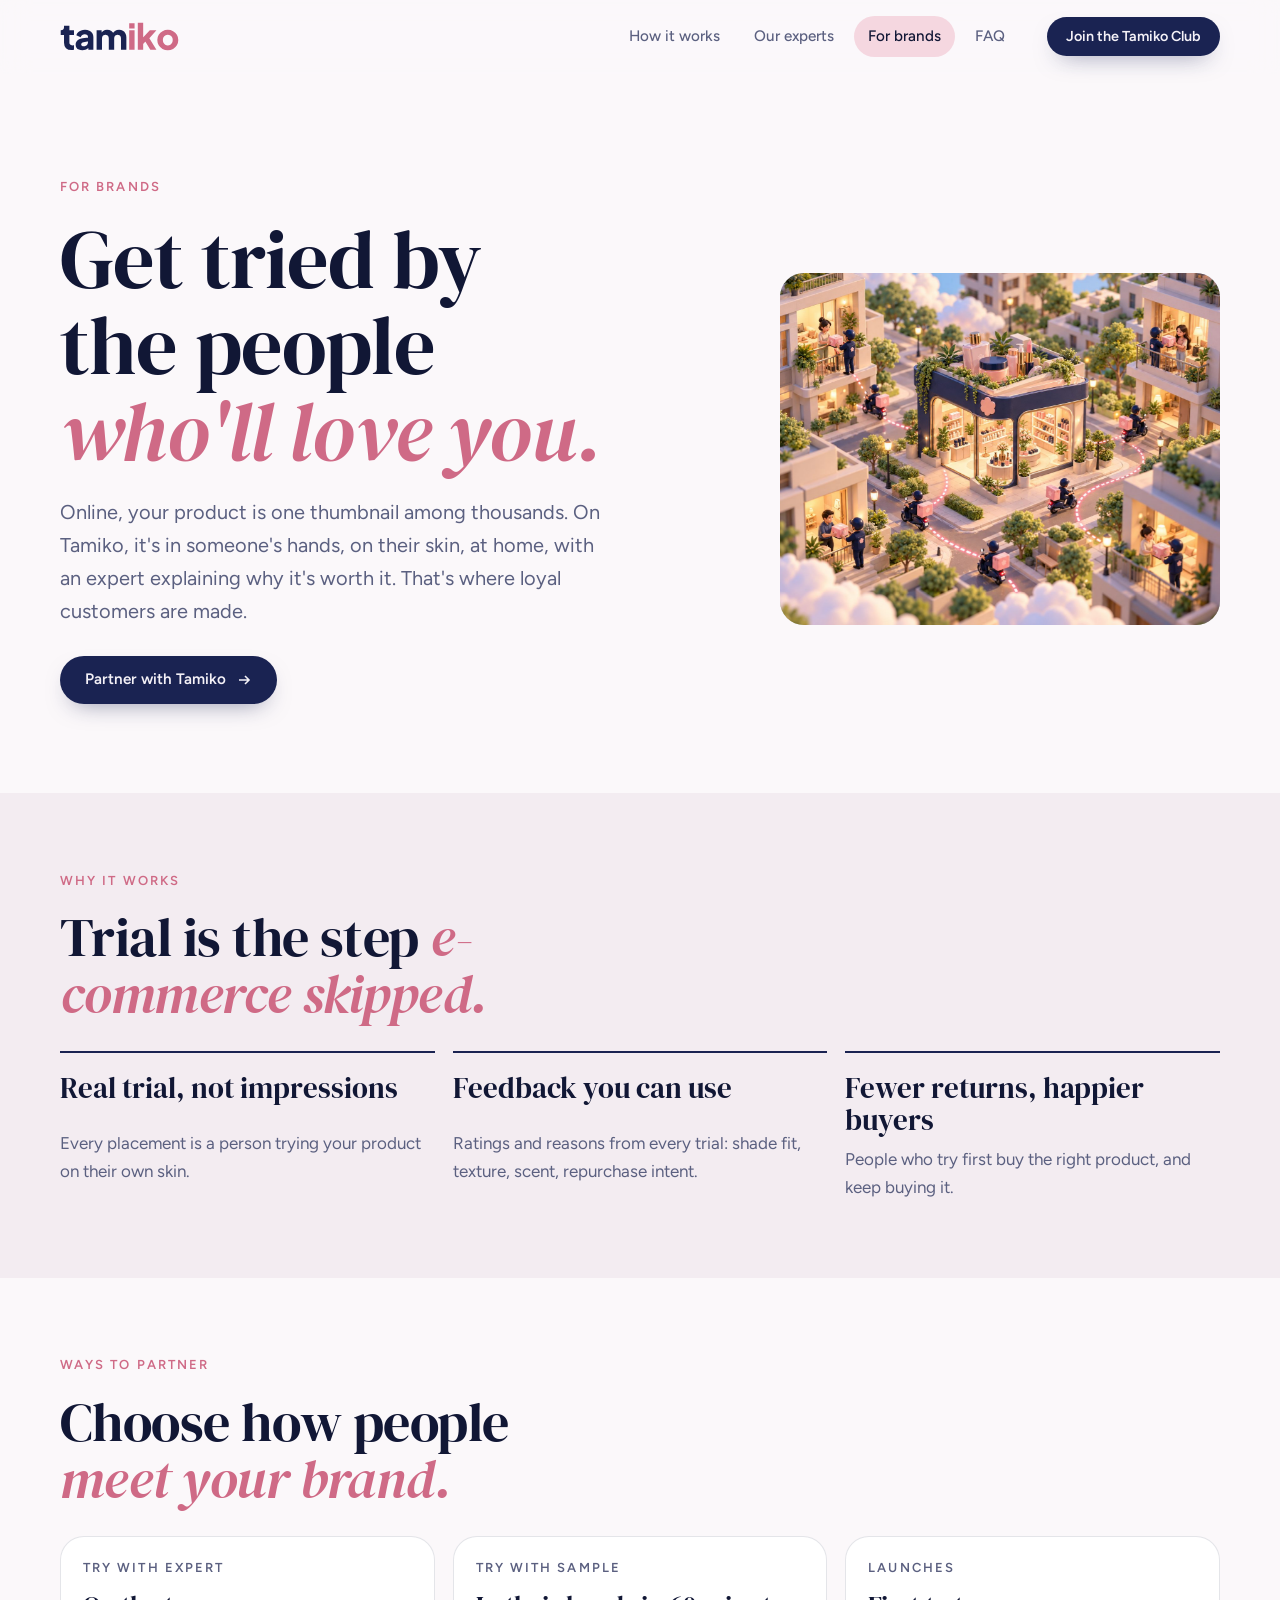
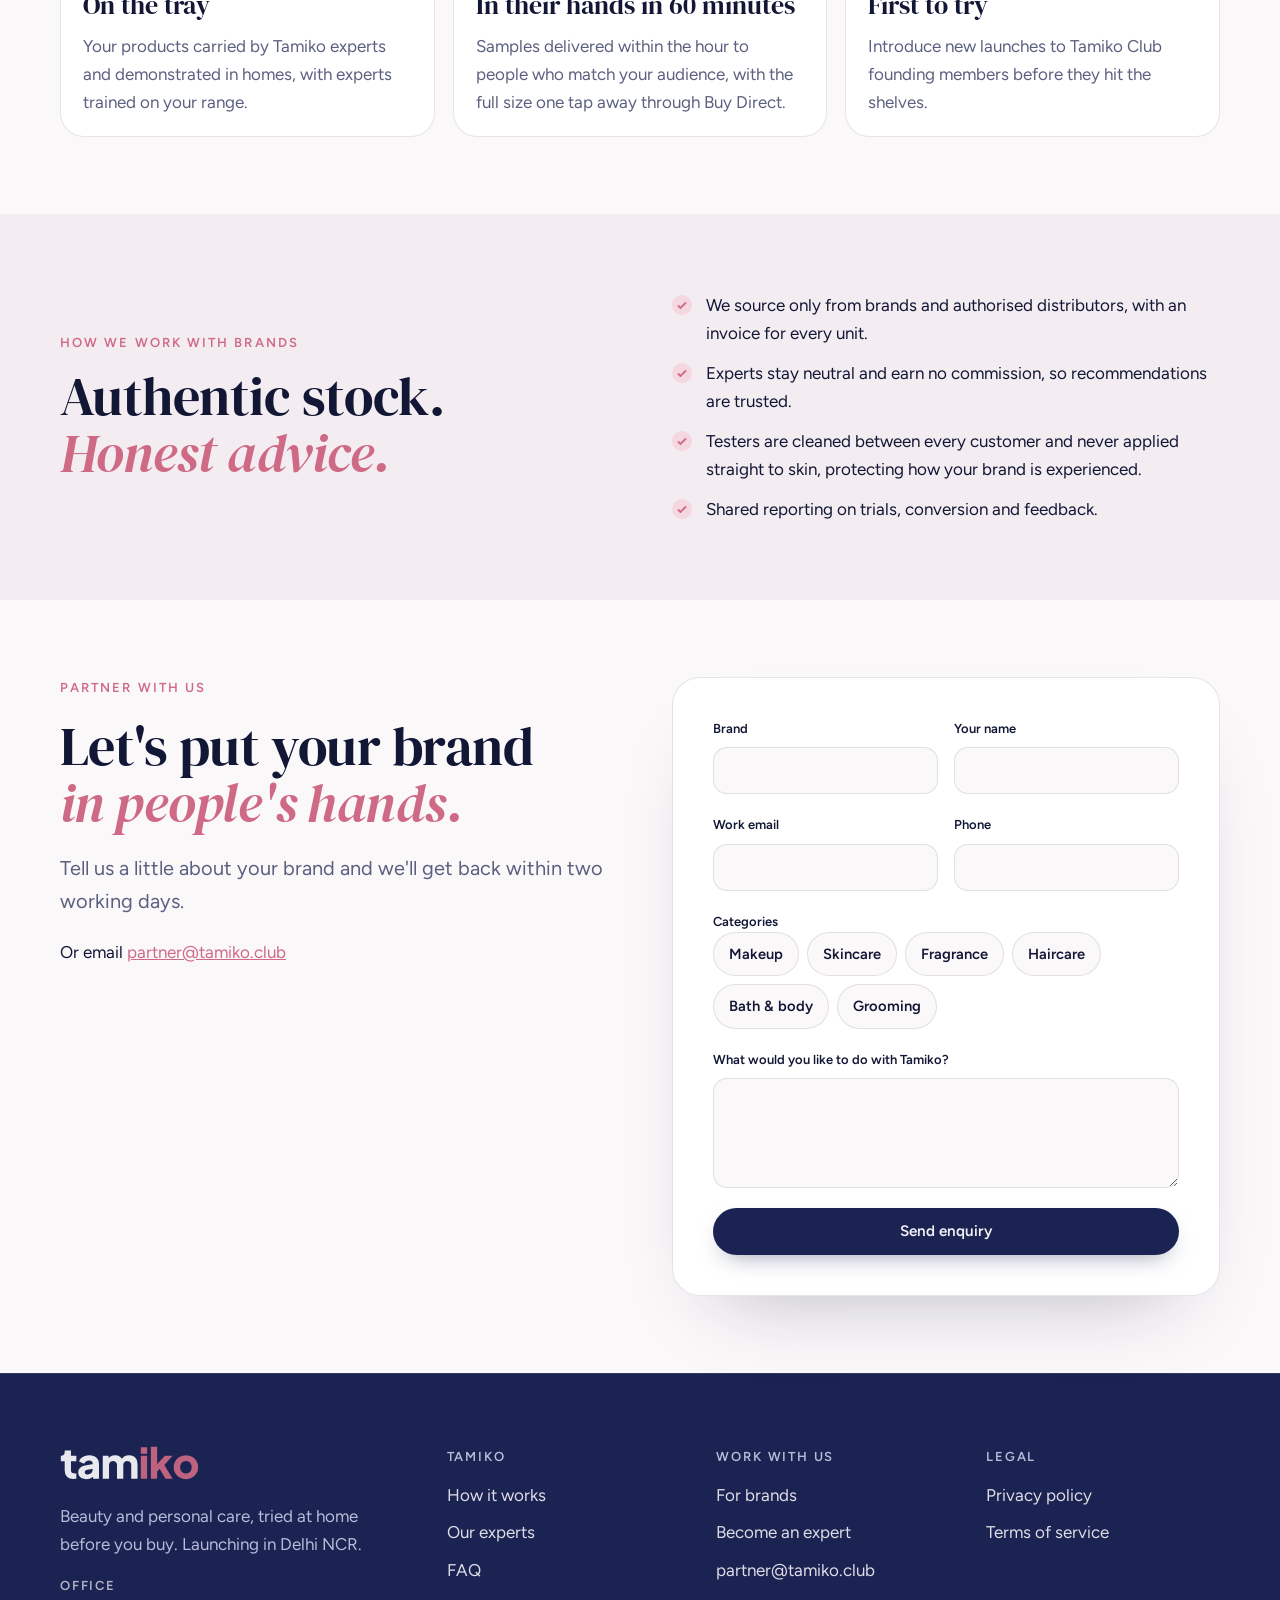
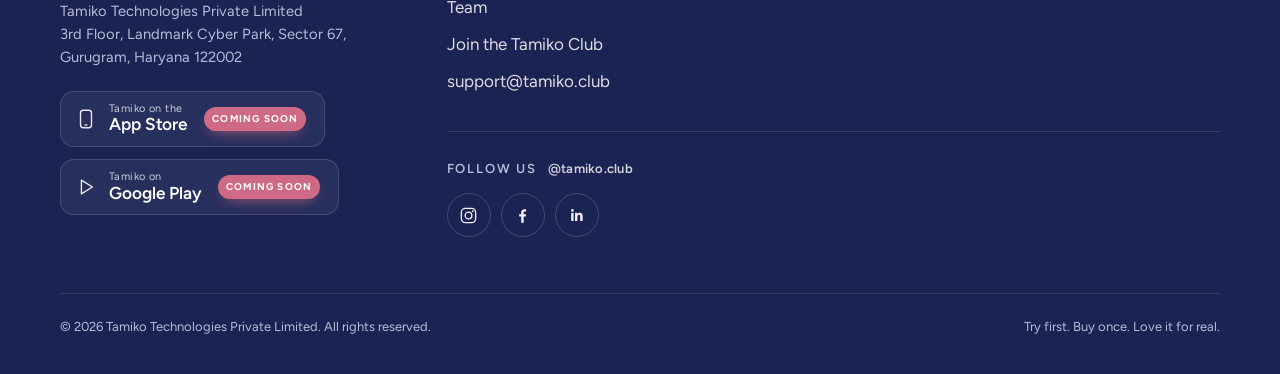
<file: brands.html>
<!doctype html>
<html lang="en">
<head>
<meta charset="utf-8">
<meta name="viewport" content="width=device-width, initial-scale=1, viewport-fit=cover">
<title>Tamiko for brands</title>
<meta name="claude:viewport-fit-sides" content="cover">
<meta name="description" content="Get your beauty and personal care products tried by the right customers through Tamiko home trials with experts and 60-minute samples in Gurugram.">
<meta name="robots" content="index, follow, max-image-preview:large">
<link rel="canonical" href="https://tamiko.club/brands">
<meta property="og:site_name" content="Tamiko">
<meta property="og:locale" content="en_IN">
<meta property="og:url" content="https://tamiko.club/brands">
<meta property="og:title" content="Tamiko for brands">
<meta property="og:description" content="Get your beauty and personal care products tried by the right customers through Tamiko home trials with experts and 60-minute samples in Gurugram.">
<meta property="og:image" content="https://tamiko.club/images/og-image.jpg">
<meta property="og:type" content="website">
<meta name="twitter:card" content="summary_large_image">
<meta name="twitter:title" content="Tamiko for brands">
<meta name="twitter:description" content="Get your beauty and personal care products tried by the right customers through Tamiko home trials with experts and 60-minute samples in Gurugram.">
<meta name="twitter:image" content="https://tamiko.club/images/og-image.jpg">
<link rel="apple-touch-icon" href="logo-mark.svg">

<meta name="theme-color" content="#FBF8FA">
<link rel="icon" href="tamiko-icon.svg?v=3" type="image/svg+xml">
<link rel="apple-touch-icon" href="apple-touch-icon.png">
<link rel="preconnect" href="https://fonts.googleapis.com">
<link rel="preconnect" href="https://fonts.gstatic.com" crossorigin>
<link rel="stylesheet" href="https://fonts.googleapis.com/css2?family=DM+Serif+Display:ital@0;1&family=Figtree:wght@400;500;600;700&display=swap">
<link rel="stylesheet" href="site.css?v=7dc139cb">
<style>
.stat b { font-size: 1.4rem; }
.formats .card { padding: 20px 22px; }

.stats { display: grid; grid-template-columns: repeat(3, 1fr); gap: 18px; }
.stat { border-top: 2px solid var(--navy); padding-top: 20px; display: grid; gap: 8px; }
.stat b { font-family: var(--f-display); font-weight: 400; font-size: 1.8rem; line-height: 1.1; }
.stat p { margin: 0; color: var(--muted); }
.formats { display: grid; grid-template-columns: repeat(3, 1fr); gap: 18px; }
@media (max-width: 960px) { .stats, .formats { grid-template-columns: 1fr; } }
</style>
</head>
<body>
<header class="site-head">
  <div class="wrap head-row">
    <a class="wordmark" href="/" aria-label="Tamiko home"><img src="logo.svg" alt="Tamiko" width="119" height="29"></a>
    <nav class="nav" id="nav" aria-label="Primary"><a href="/how-it-works">How it works</a><a href="/experts">Our experts</a><a href="/brands" aria-current="page">For brands</a><a href="/faq">FAQ</a></nav>
    <a class="btn btn-primary btn-sm" href="/join">Join the Tamiko Club</a>
    <button class="menu-btn" type="button" aria-label="Menu" aria-controls="nav" aria-expanded="false"><span></span></button>
  </div>
</header>
<main>

<section class="page-hero">
  <div class="wrap grid-2">
    <div>
      <p class="eyebrow">For brands</p>
      <h1 class="h-display">Get tried by the people <em>who'll love you.</em></h1>
      <p class="lede">Online, your product is one thumbnail among thousands. On Tamiko, it's in someone's hands, on their skin, at home, with an expert explaining why it's worth it. That's where loyal customers are made.</p>
      <p style="margin-top:28px"><a class="btn btn-primary" href="#partner">Partner with Tamiko <svg width="16" height="16" viewBox="0 0 16 16" fill="none" aria-hidden="true"><path d="M3 8h10M9 4l4 4-4 4" stroke="currentColor" stroke-width="1.6"/></svg></a></p>
    </div>
    <div class="rv"><figure class="art hills" style="--ar:1402 / 1122"><img src="images/brands-hero.jpg" alt="A bright shelf of beauty products with people discovering them" loading="eager" fetchpriority="high" width="1402" height="1122" decoding="async" onload="this.classList.add(&quot;ok&quot;)" onerror="this.remove()"><figcaption class="ph">images/brands-hero.jpg</figcaption></figure></div>
  </div>
</section>

<section class="band pad-sm">
  <div class="wrap">
    <div class="sec-head rv" style="margin-bottom:28px"><p class="eyebrow">Why it works</p><h2 class="h-display">Trial is the step <em>e-commerce skipped.</em></h2></div>
    <div class="stats">
      <div class="stat rv"><b>Real trial, not impressions</b><p>Every placement is a person trying your product on their own skin.</p></div>
      <div class="stat rv"><b>Feedback you can use</b><p>Ratings and reasons from every trial: shade fit, texture, scent, repurchase intent.</p></div>
      <div class="stat rv"><b>Fewer returns, happier buyers</b><p>People who try first buy the right product, and keep buying it.</p></div>
    </div>
  </div>
</section>

<section class="pad-sm">
  <div class="wrap">
    <div class="sec-head rv" style="margin-bottom:28px"><p class="eyebrow">Ways to partner</p><h2 class="h-display">Choose how people <em>meet your brand.</em></h2></div>
    <div class="formats">
      <div class="card rv"><p class="eyebrow">Try with Expert</p><h3>On the tray</h3><p>Your products carried by Tamiko experts and demonstrated in homes, with experts trained on your range.</p></div>
      <div class="card rv"><p class="eyebrow">Try with Sample</p><h3>In their hands in 60 minutes</h3><p>Samples delivered within the hour to people who match your audience, with the full size one tap away through Buy Direct.</p></div>
      <div class="card rv"><p class="eyebrow">Launches</p><h3>First to try</h3><p>Introduce new launches to Tamiko Club founding members before they hit the shelves.</p></div>
    </div>
  </div>
</section>

<section class="band pad-sm">
  <div class="wrap grid-2">
    <div class="rv" style="display:grid;gap:14px">
      <p class="eyebrow">How we work with brands</p>
      <h2 class="h-display" style="font-size:var(--s-3)">Authentic stock. <em>Honest advice.</em></h2>
    </div>
    <div class="rv">
      <ul class="ticks">
        <li><span>We source only from brands and authorised distributors, with an invoice for every unit.</span></li>
        <li><span>Experts stay neutral and earn no commission, so recommendations are trusted.</span></li>
        <li><span>Testers are cleaned between every customer and never applied straight to skin, protecting how your brand is experienced.</span></li>
        <li><span>Shared reporting on trials, conversion and feedback.</span></li>
      </ul>
    </div>
  </div>
</section>

<section class="pad-sm" id="partner">
  <div class="wrap grid-2" style="align-items:start">
    <div class="rv" style="display:grid;gap:20px">
      <p class="eyebrow">Partner with us</p>
      <h2 class="h-display" style="font-size:var(--s-3)">Let's put your brand <em>in people's hands.</em></h2>
      <p class="lede">Tell us a little about your brand and we'll get back within two working days.</p>
      <p style="margin:0">Or email <a href="mailto:partner@tamiko.club" style="color:var(--rose)">partner@tamiko.club</a></p>
    </div>
    <form class="form rv" data-form="brand" novalidate data-success="Thanks. Our partnerships team will be in touch within two working days.">
      <div class="row2">
        <div class="field"><label for="b-brand">Brand</label><input id="b-brand" name="brand" required data-label="your brand name"></div>
        <div class="field"><label for="b-name">Your name</label><input id="b-name" name="name" autocomplete="name" required data-label="your name"></div>
      </div>
      <div class="row2">
        <div class="field"><label for="b-email">Work email</label><input id="b-email" name="email" type="email" autocomplete="email" required data-label="your work email"></div>
        <div class="field"><label for="b-phone">Phone</label><input id="b-phone" name="phone" type="tel" autocomplete="tel"></div>
      </div>
      <fieldset class="field"><legend>Categories</legend><div class="chips">
        <label class="chip"><input type="checkbox" name="categories" value="Makeup" id="bc1"><span>Makeup</span></label>
        <label class="chip"><input type="checkbox" name="categories" value="Skincare" id="bc2"><span>Skincare</span></label>
        <label class="chip"><input type="checkbox" name="categories" value="Fragrance" id="bc3"><span>Fragrance</span></label>
        <label class="chip"><input type="checkbox" name="categories" value="Haircare" id="bc4"><span>Haircare</span></label>
        <label class="chip"><input type="checkbox" name="categories" value="Bath & body" id="bc5"><span>Bath &amp; body</span></label>
        <label class="chip"><input type="checkbox" name="categories" value="Grooming" id="bc6"><span>Grooming</span></label>
      </div></fieldset>
      <div class="field"><label for="b-msg">What would you like to do with Tamiko?</label><textarea id="b-msg" name="message"></textarea></div>
      <p class="form-msg" hidden></p>
      <button class="btn btn-primary" type="submit">Send enquiry</button>
    </form>
  </div>
</section>

</main>
<footer class="site-foot">
  <div class="wrap">
    <div class="foot-grid">
      <div>
        <a class="wordmark" href="/" aria-label="Tamiko home"><img src="logo-white.svg" alt="Tamiko" width="140" height="34"></a>
        <p class="foot-tag">Beauty and personal care, tried at home before you buy. Launching in Delhi NCR.</p>
        <address class="foot-addr"><span>Office</span>Tamiko Technologies Private Limited<br>3rd Floor, Landmark Cyber Park, Sector 67, Gurugram, Haryana 122002</address>
        <div class="stores stores-foot"><span class="store" aria-label="Tamiko on the App Store, coming soon"><svg viewBox="0 0 24 24" width="22" height="22" fill="none" stroke="currentColor" stroke-width="1.5" aria-hidden="true"><rect x="6" y="2.5" width="12" height="19" rx="3"/><path d="M10.5 18.5h3"/></svg><span class="store-txt"><small>Tamiko on the</small><b>App Store</b></span><em class="soon">Coming soon</em></span><span class="store" aria-label="Tamiko on Google Play, coming soon"><svg viewBox="0 0 24 24" width="22" height="22" fill="none" stroke="currentColor" stroke-width="1.5" aria-hidden="true"><path d="M7 4.5v15l12-7.5z" stroke-linejoin="round"/></svg><span class="store-txt"><small>Tamiko on</small><b>Google Play</b></span><em class="soon">Coming soon</em></span></div>
      </div>
      <div><h4>Tamiko</h4><ul><li><a href="/how-it-works">How it works</a></li><li><a href="/experts">Our experts</a></li><li><a href="/faq">FAQ</a></li><li><a href="/team">Team</a></li><li><a href="/join">Join the Tamiko Club</a></li><li><a href="mailto:support@tamiko.club">support@<wbr>tamiko.club</a></li></ul></div>
      <div><h4>Work with us</h4><ul><li><a href="/brands">For brands</a></li><li><a href="/experts#apply">Become an expert</a></li><li><a href="mailto:partner@tamiko.club">partner@<wbr>tamiko.club</a></li></ul></div>
      <div><h4>Legal</h4><ul><li><a href="/privacy">Privacy policy</a></li><li><a href="/terms">Terms of service</a></li></ul></div>
      <div class="follow"><h4>Follow us <em>@tamiko.club</em></h4><div class="socs"><a class="soc" href="https://www.instagram.com/tamiko.club" target="_blank" rel="noopener" aria-label="Tamiko on Instagram"><svg viewBox="0 0 24 24" width="19" height="19" fill="none" stroke="currentColor" stroke-width="1.7" aria-hidden="true"><rect x="3" y="3" width="18" height="18" rx="5"/><circle cx="12" cy="12" r="4.2"/><circle cx="17.4" cy="6.6" r="1.1" fill="currentColor" stroke="none"/></svg></a><a class="soc" href="https://www.facebook.com/tamiko.club" target="_blank" rel="noopener" aria-label="Tamiko on Facebook"><svg viewBox="0 0 24 24" width="19" height="19" fill="currentColor" aria-hidden="true"><path d="M13.5 21v-7.6h2.6l.4-3h-3V8.5c0-.9.3-1.5 1.5-1.5h1.6V4.3c-.3 0-1.2-.1-2.3-.1-2.3 0-3.9 1.4-3.9 4v2.2H7.8v3h2.6V21z"/></svg></a><a class="soc" href="https://www.linkedin.com/company/tamikoclub" target="_blank" rel="noopener" aria-label="Tamiko on LinkedIn"><svg viewBox="0 0 24 24" width="19" height="19" fill="currentColor" aria-hidden="true"><path d="M5.3 8.6h3v10.2h-3zM6.8 3.9a1.75 1.75 0 1 1 0 3.5 1.75 1.75 0 0 1 0-3.5zM10.2 8.6h2.9V10h.04c.4-.76 1.4-1.6 2.9-1.6 3.1 0 3.7 2 3.7 4.7v5.7h-3v-5c0-1.2 0-2.7-1.7-2.7s-1.9 1.3-1.9 2.6v5.1h-3z"/></svg></a></div></div>
    </div>
    <div class="foot-base"><span>© 2026 Tamiko Technologies Private Limited. All rights reserved.</span><span>Try first. Buy once. Love it for real.</span></div>
  </div>
</footer>
<script src="site.js?v=7dc139cb"></script>

</body>
</html>
</file>
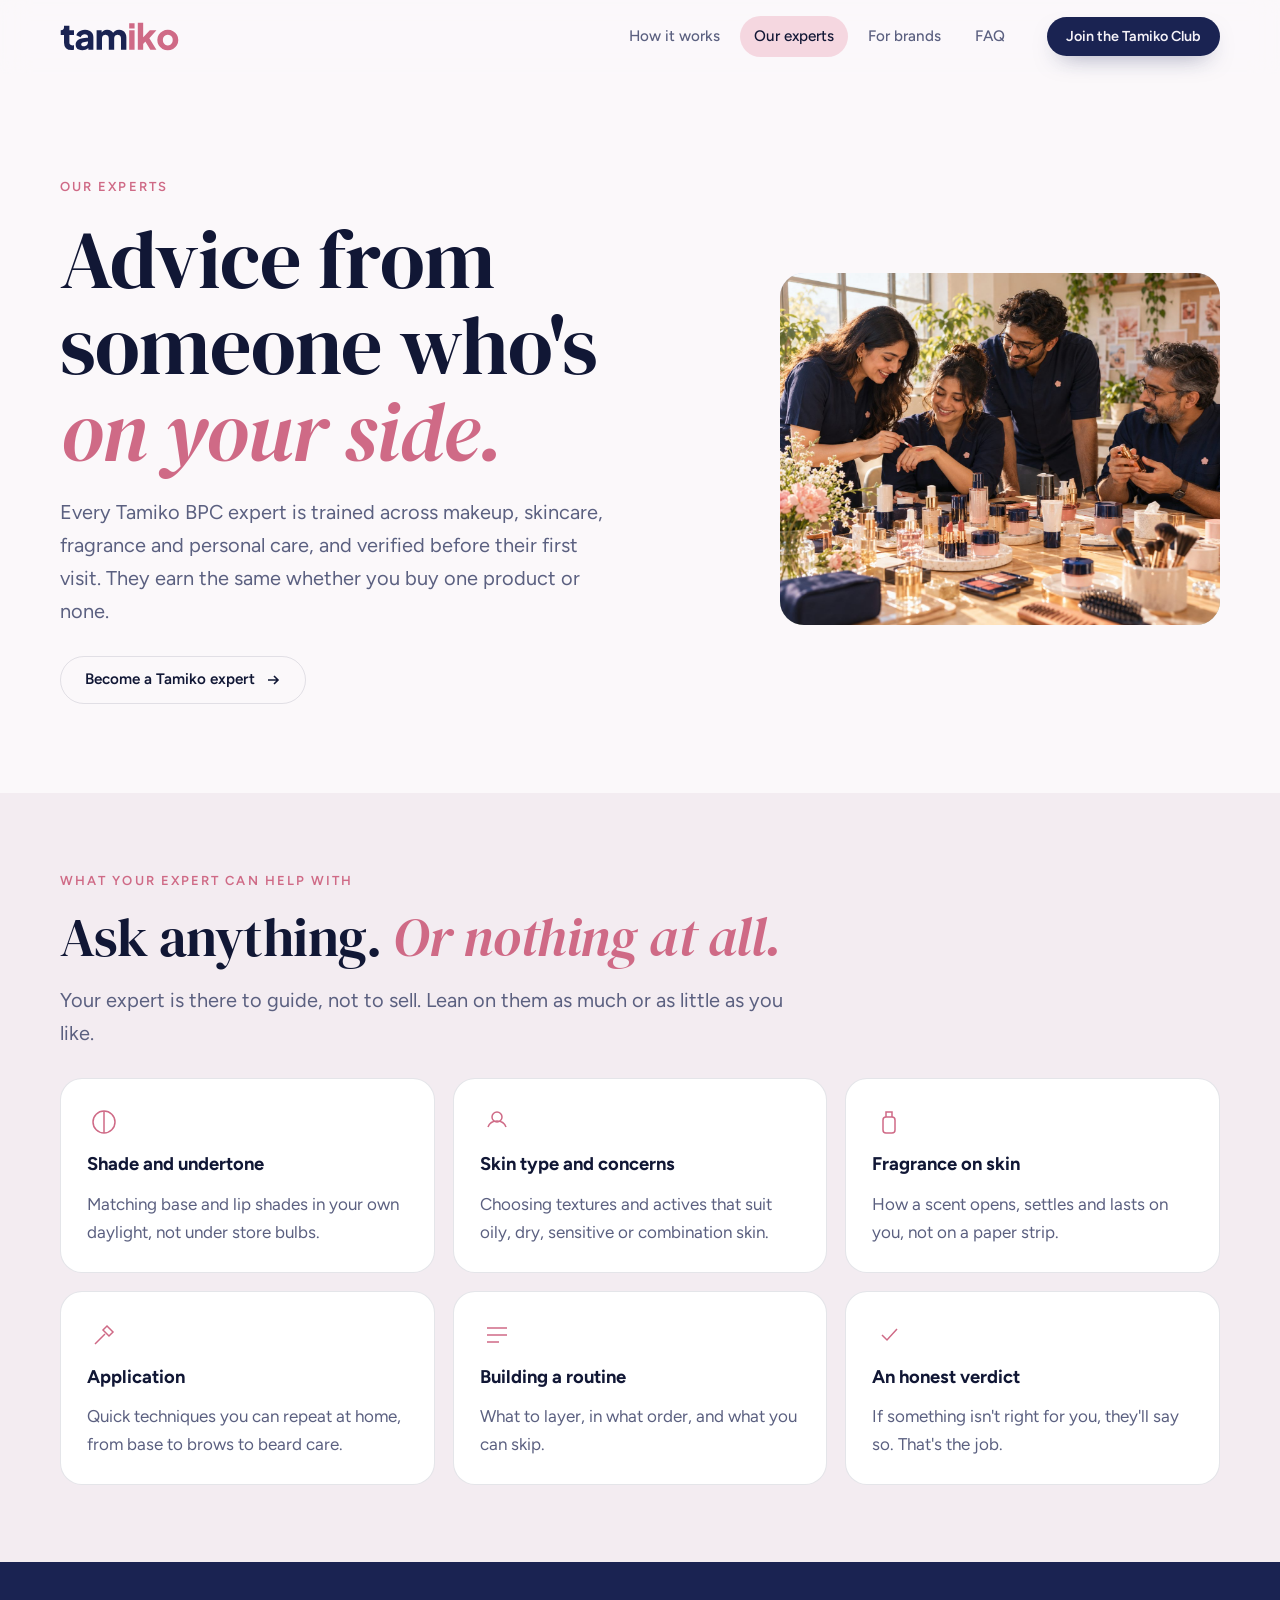
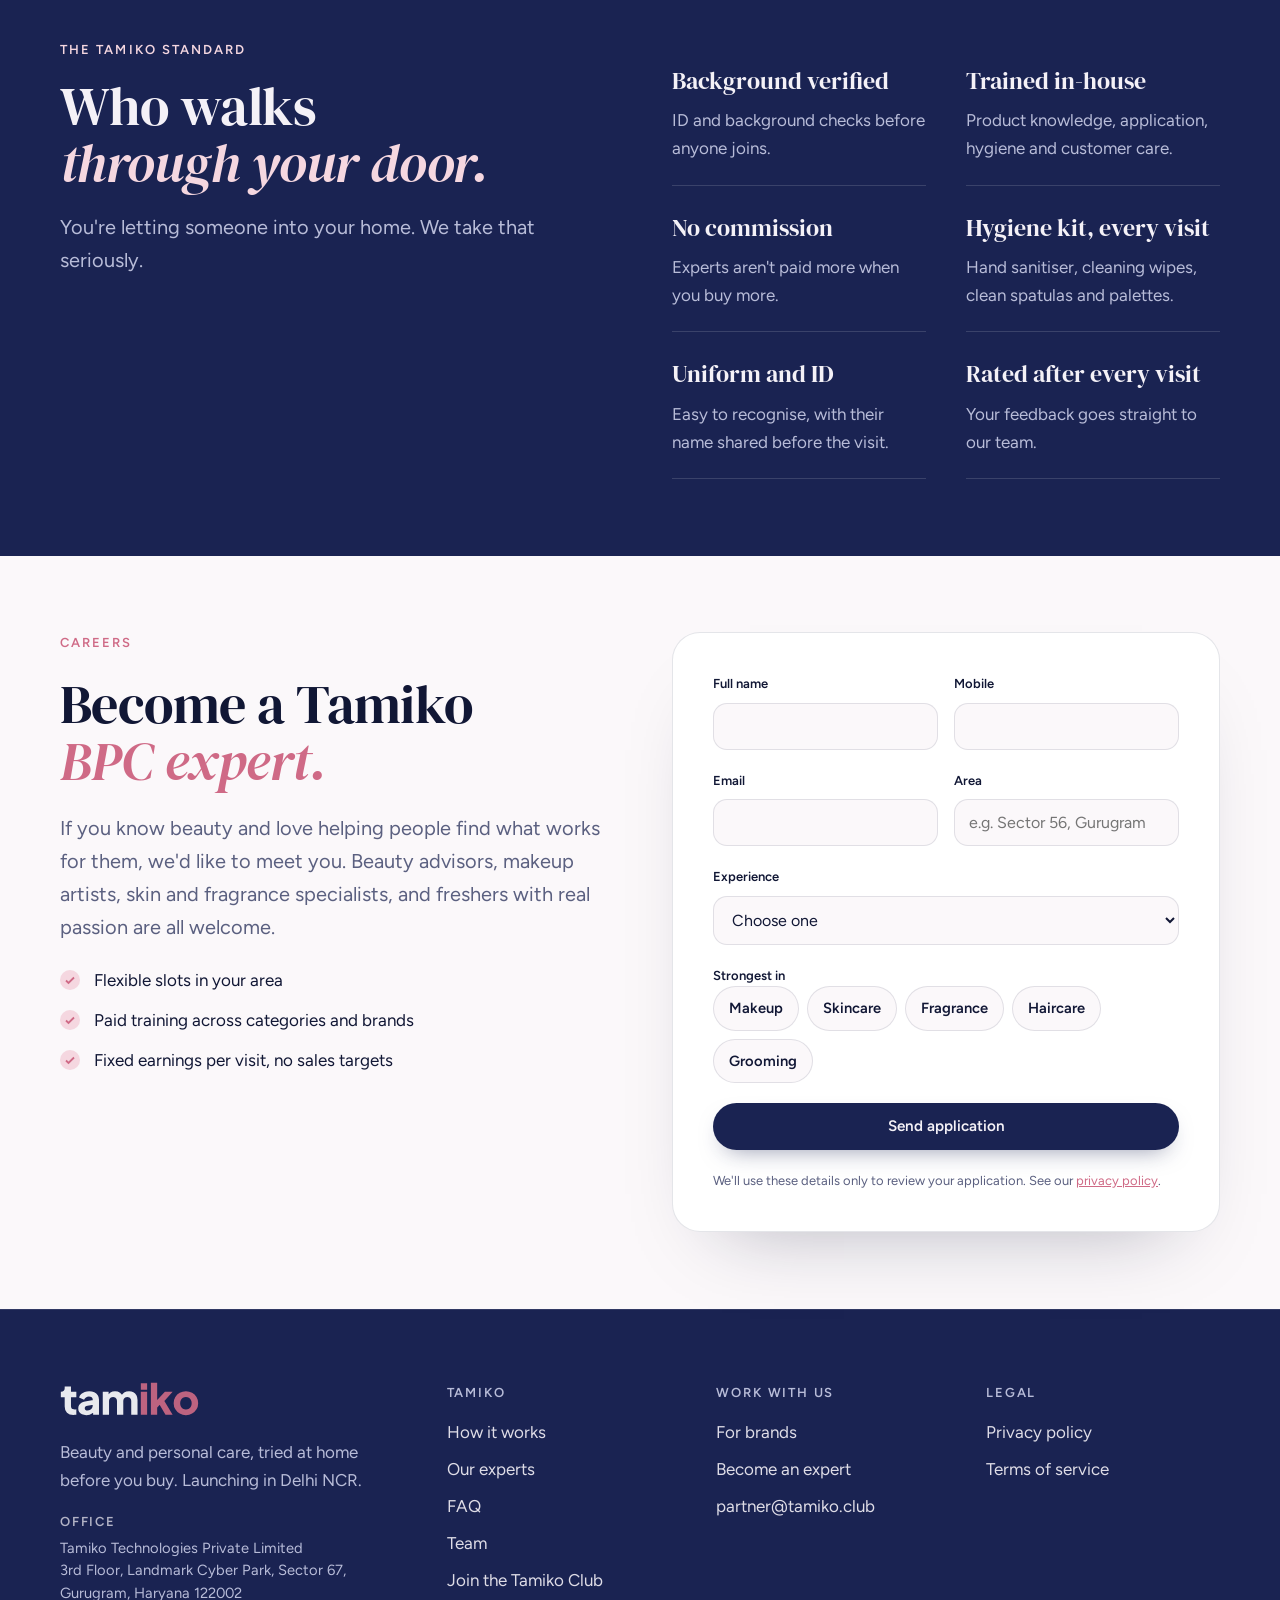
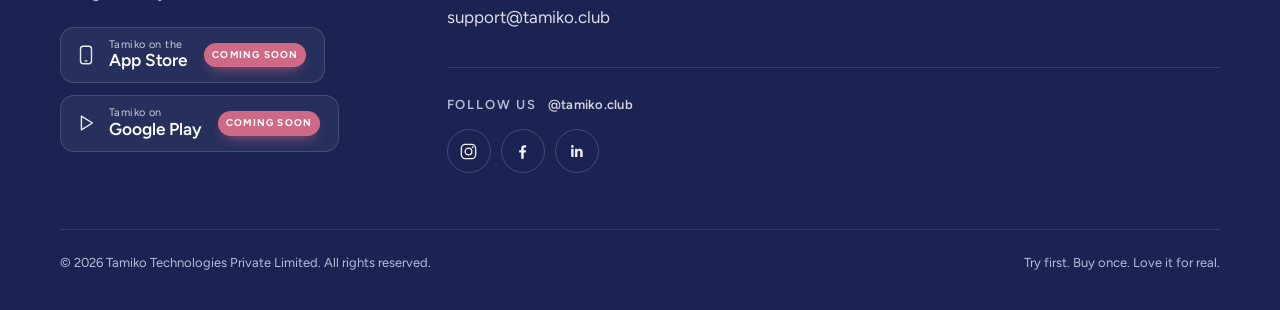
<file: experts.html>
<!doctype html>
<html lang="en">
<head>
<meta charset="utf-8">
<meta name="viewport" content="width=device-width, initial-scale=1, viewport-fit=cover">
<title>Tamiko BPC experts</title>
<meta name="claude:viewport-fit-sides" content="cover">
<meta name="description" content="Trained, verified Tamiko BPC experts who help you try beauty and personal care at home, with no commission and no pressure.">
<meta name="robots" content="index, follow, max-image-preview:large">
<link rel="canonical" href="https://tamiko.club/experts">
<meta property="og:site_name" content="Tamiko">
<meta property="og:locale" content="en_IN">
<meta property="og:url" content="https://tamiko.club/experts">
<meta property="og:title" content="Tamiko BPC experts">
<meta property="og:description" content="Trained, verified Tamiko BPC experts who help you try beauty and personal care at home, with no commission and no pressure.">
<meta property="og:image" content="https://tamiko.club/images/og-image.jpg">
<meta property="og:type" content="website">
<meta name="twitter:card" content="summary_large_image">
<meta name="twitter:title" content="Tamiko BPC experts">
<meta name="twitter:description" content="Trained, verified Tamiko BPC experts who help you try beauty and personal care at home, with no commission and no pressure.">
<meta name="twitter:image" content="https://tamiko.club/images/og-image.jpg">
<link rel="apple-touch-icon" href="logo-mark.svg">

<meta name="theme-color" content="#FBF8FA">
<link rel="icon" href="tamiko-icon.svg?v=3" type="image/svg+xml">
<link rel="apple-touch-icon" href="apple-touch-icon.png">
<link rel="preconnect" href="https://fonts.googleapis.com">
<link rel="preconnect" href="https://fonts.gstatic.com" crossorigin>
<link rel="stylesheet" href="https://fonts.googleapis.com/css2?family=DM+Serif+Display:ital@0;1&family=Figtree:wght@400;500;600;700&display=swap">
<link rel="stylesheet" href="site.css?v=7dc139cb">
<style>
.skills { gap: 12px; }
.skill { padding: 18px 20px; gap: 6px; }
.skill svg { width: 26px; height: 26px; }
.std { grid-template-columns: repeat(3, 1fr); gap: 0 28px; }
.std div { padding: 14px 0; }
.std b { font-size: 1.2rem; }
@media (max-width: 760px) { .std { grid-template-columns: 1fr 1fr; } }

.skills { display: grid; grid-template-columns: repeat(3, 1fr); gap: 18px; }
.skill { background: #fff; border: 1px solid var(--line); border-radius: 22px; padding: 26px; display: grid; gap: 10px; min-width: 0; }
.skill svg { width: 34px; height: 34px; color: var(--rose); }
.skill h3 { margin: 0; font-size: 1.15rem; }
.skill p { margin: 0; color: var(--muted); }
.std { display: grid; grid-template-columns: repeat(2, 1fr); gap: 0 40px; }
.std div { padding: 22px 0; border-bottom: 1px solid rgba(255,255,255,.14); }
.std b { display: block; font-family: var(--f-display); font-weight: 400; font-size: 1.5rem; margin-bottom: 6px; }
.std p { margin: 0; color: var(--on-navy-muted); }
@media (max-width: 960px) { .skills { grid-template-columns: 1fr 1fr; } }
@media (max-width: 600px) { .skills, .std { grid-template-columns: 1fr; } }
</style>
</head>
<body>
<header class="site-head">
  <div class="wrap head-row">
    <a class="wordmark" href="/" aria-label="Tamiko home"><img src="logo.svg" alt="Tamiko" width="119" height="29"></a>
    <nav class="nav" id="nav" aria-label="Primary"><a href="/how-it-works">How it works</a><a href="/experts" aria-current="page">Our experts</a><a href="/brands">For brands</a><a href="/faq">FAQ</a></nav>
    <a class="btn btn-primary btn-sm" href="/join">Join the Tamiko Club</a>
    <button class="menu-btn" type="button" aria-label="Menu" aria-controls="nav" aria-expanded="false"><span></span></button>
  </div>
</header>
<main>

<section class="page-hero">
  <div class="wrap grid-2">
    <div>
      <p class="eyebrow">Our experts</p>
      <h1 class="h-display">Advice from someone who's <em>on your side.</em></h1>
      <p class="lede">Every Tamiko BPC expert is trained across makeup, skincare, fragrance and personal care, and verified before their first visit. They earn the same whether you buy one product or none.</p>
      <p style="margin-top:28px"><a class="btn btn-line" href="#apply">Become a Tamiko expert <svg width="16" height="16" viewBox="0 0 16 16" fill="none" aria-hidden="true"><path d="M3 8h10M9 4l4 4-4 4" stroke="currentColor" stroke-width="1.6"/></svg></a></p>
    </div>
    <div class="rv"><figure class="art hills" style="--ar:1402 / 1122"><img src="images/experts-hero.jpg" alt="A team of Tamiko beauty experts in navy uniforms around a table of products" loading="eager" fetchpriority="high" width="1402" height="1122" decoding="async" onload="this.classList.add(&quot;ok&quot;)" onerror="this.remove()"><figcaption class="ph">images/experts-hero.jpg</figcaption></figure></div>
  </div>
</section>

<section class="band pad-sm">
  <div class="wrap">
    <div class="sec-head rv" style="margin-bottom:28px"><p class="eyebrow">What your expert can help with</p><h2 class="h-display">Ask anything. <em>Or nothing at all.</em></h2><p class="lede">Your expert is there to guide, not to sell. Lean on them as much or as little as you like.</p></div>
    <div class="skills">
      <div class="skill rv"><svg viewBox="0 0 34 34" fill="none" stroke="currentColor" stroke-width="1.5" aria-hidden="true"><circle cx="17" cy="17" r="11"/><path d="M17 6v22" /></svg><h3>Shade and undertone</h3><p>Matching base and lip shades in your own daylight, not under store bulbs.</p></div>
      <div class="skill rv"><svg viewBox="0 0 34 34" fill="none" stroke="currentColor" stroke-width="1.5" aria-hidden="true"><path d="M8 22c3-8 15-8 18 0"/><circle cx="17" cy="12" r="5"/></svg><h3>Skin type and concerns</h3><p>Choosing textures and actives that suit oily, dry, sensitive or combination skin.</p></div>
      <div class="skill rv"><svg viewBox="0 0 34 34" fill="none" stroke="currentColor" stroke-width="1.5" aria-hidden="true"><rect x="11" y="12" width="12" height="16" rx="3"/><path d="M14 12V7h6v5"/></svg><h3>Fragrance on skin</h3><p>How a scent opens, settles and lasts on you, not on a paper strip.</p></div>
      <div class="skill rv"><svg viewBox="0 0 34 34" fill="none" stroke="currentColor" stroke-width="1.5" aria-hidden="true"><path d="M8 26l10-10M20 8l6 6-4 4-6-6z"/></svg><h3>Application</h3><p>Quick techniques you can repeat at home, from base to brows to beard care.</p></div>
      <div class="skill rv"><svg viewBox="0 0 34 34" fill="none" stroke="currentColor" stroke-width="1.5" aria-hidden="true"><path d="M7 10h20M7 17h20M7 24h12"/></svg><h3>Building a routine</h3><p>What to layer, in what order, and what you can skip.</p></div>
      <div class="skill rv"><svg viewBox="0 0 34 34" fill="none" stroke="currentColor" stroke-width="1.5" aria-hidden="true"><path d="M10 17l5 5 10-11"/></svg><h3>An honest verdict</h3><p>If something isn't right for you, they'll say so. That's the job.</p></div>
    </div>
  </div>
</section>

<section class="navy-band pad-sm">
  <div class="wrap grid-2" style="align-items:start">
    <div class="sec-head rv" style="margin-bottom:0"><p class="eyebrow">The Tamiko standard</p><h2 class="h-display">Who walks <em>through your door.</em></h2><p class="lede">You're letting someone into your home. We take that seriously.</p></div>
    <div class="std rv">
      <div><b>Background verified</b><p>ID and background checks before anyone joins.</p></div>
      <div><b>Trained in-house</b><p>Product knowledge, application, hygiene and customer care.</p></div>
      <div><b>No commission</b><p>Experts aren't paid more when you buy more.</p></div>
      <div><b>Hygiene kit, every visit</b><p>Hand sanitiser, cleaning wipes, clean spatulas and palettes.</p></div>
      <div><b>Uniform and ID</b><p>Easy to recognise, with their name shared before the visit.</p></div>
      <div><b>Rated after every visit</b><p>Your feedback goes straight to our team.</p></div>
    </div>
  </div>
</section>

<section class="pad-sm" id="apply">
  <div class="wrap grid-2" style="align-items:start">
    <div class="rv" style="display:grid;gap:22px">
      <p class="eyebrow">Careers</p>
      <h2 class="h-display" style="font-size:var(--s-3)">Become a Tamiko <em>BPC expert.</em></h2>
      <p class="lede">If you know beauty and love helping people find what works for them, we'd like to meet you. Beauty advisors, makeup artists, skin and fragrance specialists, and freshers with real passion are all welcome.</p>
      <ul class="ticks"><li><span>Flexible slots in your area</span></li><li><span>Paid training across categories and brands</span></li><li><span>Fixed earnings per visit, no sales targets</span></li></ul>
    </div>
    <form class="form rv" data-form="expert" novalidate data-success="Thanks for applying. Our team will reach out within a week.">
      <div class="row2">
        <div class="field"><label for="e-name">Full name</label><input id="e-name" name="name" autocomplete="name" required data-label="your name"></div>
        <div class="field"><label for="e-phone">Mobile</label><input id="e-phone" name="phone" type="tel" inputmode="numeric" autocomplete="tel" required data-label="your mobile number"></div>
      </div>
      <div class="row2">
        <div class="field"><label for="e-email">Email</label><input id="e-email" name="email" type="email" autocomplete="email"></div>
        <div class="field"><label for="e-city">Area</label><input id="e-city" name="area" placeholder="e.g. Sector 56, Gurugram" required data-label="your area"></div>
      </div>
      <div class="field"><label for="e-exp">Experience</label>
        <select id="e-exp" name="experience" required data-label="your experience"><option value="" selected disabled>Choose one</option><option>Fresher with a beauty course</option><option>Under 1 year</option><option>1 to 3 years</option><option>3+ years</option></select></div>
      <fieldset class="field"><legend>Strongest in</legend><div class="chips">
        <label class="chip"><input type="checkbox" name="speciality" value="Makeup" id="s1"><span>Makeup</span></label>
        <label class="chip"><input type="checkbox" name="speciality" value="Skincare" id="s2"><span>Skincare</span></label>
        <label class="chip"><input type="checkbox" name="speciality" value="Fragrance" id="s3"><span>Fragrance</span></label>
        <label class="chip"><input type="checkbox" name="speciality" value="Haircare" id="s4"><span>Haircare</span></label>
        <label class="chip"><input type="checkbox" name="speciality" value="Grooming" id="s5"><span>Grooming</span></label>
      </div></fieldset>
      <p class="form-msg" hidden></p>
      <button class="btn btn-primary" type="submit">Send application</button>
      <p class="fine">We'll use these details only to review your application. See our <a href="/privacy">privacy policy</a>.</p>
    </form>
  </div>
</section>

</main>
<footer class="site-foot">
  <div class="wrap">
    <div class="foot-grid">
      <div>
        <a class="wordmark" href="/" aria-label="Tamiko home"><img src="logo-white.svg" alt="Tamiko" width="140" height="34"></a>
        <p class="foot-tag">Beauty and personal care, tried at home before you buy. Launching in Delhi NCR.</p>
        <address class="foot-addr"><span>Office</span>Tamiko Technologies Private Limited<br>3rd Floor, Landmark Cyber Park, Sector 67, Gurugram, Haryana 122002</address>
        <div class="stores stores-foot"><span class="store" aria-label="Tamiko on the App Store, coming soon"><svg viewBox="0 0 24 24" width="22" height="22" fill="none" stroke="currentColor" stroke-width="1.5" aria-hidden="true"><rect x="6" y="2.5" width="12" height="19" rx="3"/><path d="M10.5 18.5h3"/></svg><span class="store-txt"><small>Tamiko on the</small><b>App Store</b></span><em class="soon">Coming soon</em></span><span class="store" aria-label="Tamiko on Google Play, coming soon"><svg viewBox="0 0 24 24" width="22" height="22" fill="none" stroke="currentColor" stroke-width="1.5" aria-hidden="true"><path d="M7 4.5v15l12-7.5z" stroke-linejoin="round"/></svg><span class="store-txt"><small>Tamiko on</small><b>Google Play</b></span><em class="soon">Coming soon</em></span></div>
      </div>
      <div><h4>Tamiko</h4><ul><li><a href="/how-it-works">How it works</a></li><li><a href="/experts">Our experts</a></li><li><a href="/faq">FAQ</a></li><li><a href="/team">Team</a></li><li><a href="/join">Join the Tamiko Club</a></li><li><a href="mailto:support@tamiko.club">support@<wbr>tamiko.club</a></li></ul></div>
      <div><h4>Work with us</h4><ul><li><a href="/brands">For brands</a></li><li><a href="/experts#apply">Become an expert</a></li><li><a href="mailto:partner@tamiko.club">partner@<wbr>tamiko.club</a></li></ul></div>
      <div><h4>Legal</h4><ul><li><a href="/privacy">Privacy policy</a></li><li><a href="/terms">Terms of service</a></li></ul></div>
      <div class="follow"><h4>Follow us <em>@tamiko.club</em></h4><div class="socs"><a class="soc" href="https://www.instagram.com/tamiko.club" target="_blank" rel="noopener" aria-label="Tamiko on Instagram"><svg viewBox="0 0 24 24" width="19" height="19" fill="none" stroke="currentColor" stroke-width="1.7" aria-hidden="true"><rect x="3" y="3" width="18" height="18" rx="5"/><circle cx="12" cy="12" r="4.2"/><circle cx="17.4" cy="6.6" r="1.1" fill="currentColor" stroke="none"/></svg></a><a class="soc" href="https://www.facebook.com/tamiko.club" target="_blank" rel="noopener" aria-label="Tamiko on Facebook"><svg viewBox="0 0 24 24" width="19" height="19" fill="currentColor" aria-hidden="true"><path d="M13.5 21v-7.6h2.6l.4-3h-3V8.5c0-.9.3-1.5 1.5-1.5h1.6V4.3c-.3 0-1.2-.1-2.3-.1-2.3 0-3.9 1.4-3.9 4v2.2H7.8v3h2.6V21z"/></svg></a><a class="soc" href="https://www.linkedin.com/company/tamikoclub" target="_blank" rel="noopener" aria-label="Tamiko on LinkedIn"><svg viewBox="0 0 24 24" width="19" height="19" fill="currentColor" aria-hidden="true"><path d="M5.3 8.6h3v10.2h-3zM6.8 3.9a1.75 1.75 0 1 1 0 3.5 1.75 1.75 0 0 1 0-3.5zM10.2 8.6h2.9V10h.04c.4-.76 1.4-1.6 2.9-1.6 3.1 0 3.7 2 3.7 4.7v5.7h-3v-5c0-1.2 0-2.7-1.7-2.7s-1.9 1.3-1.9 2.6v5.1h-3z"/></svg></a></div></div>
    </div>
    <div class="foot-base"><span>© 2026 Tamiko Technologies Private Limited. All rights reserved.</span><span>Try first. Buy once. Love it for real.</span></div>
  </div>
</footer>
<script src="site.js?v=7dc139cb"></script>

</body>
</html>
</file>
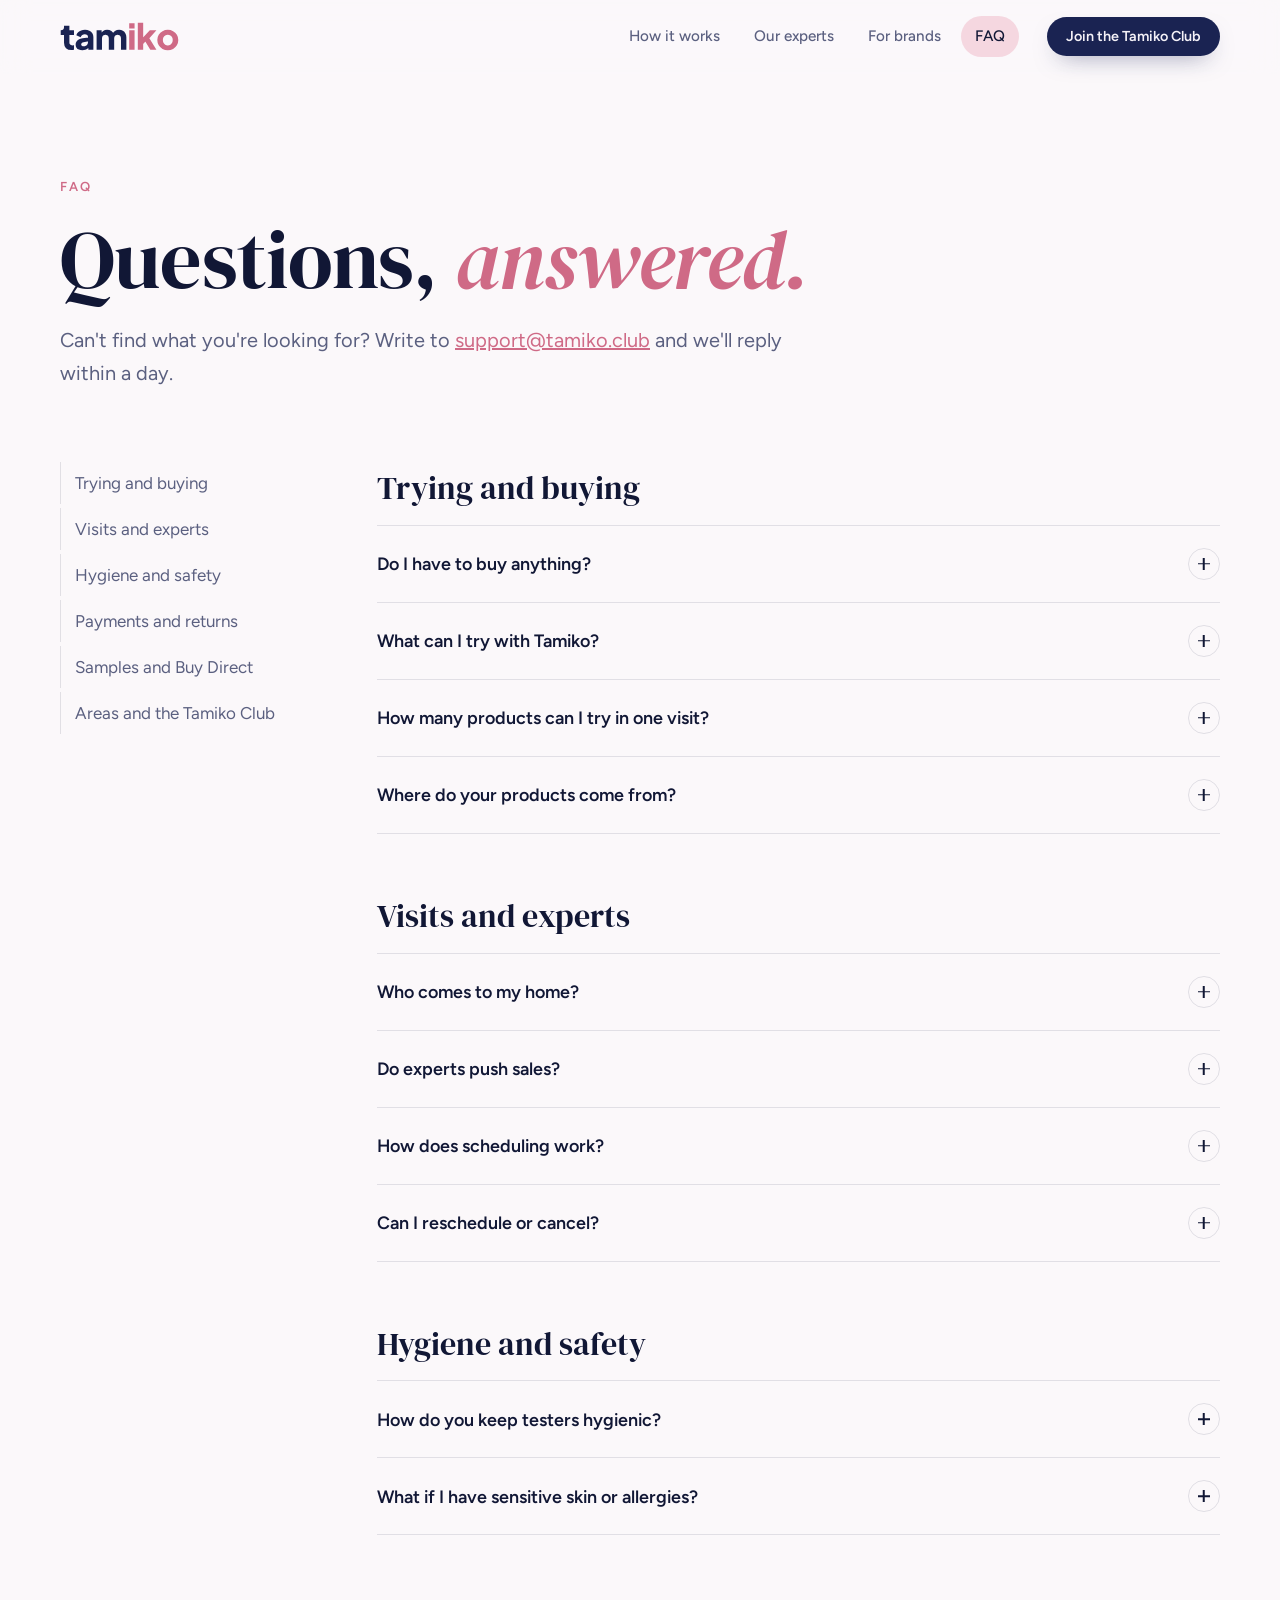
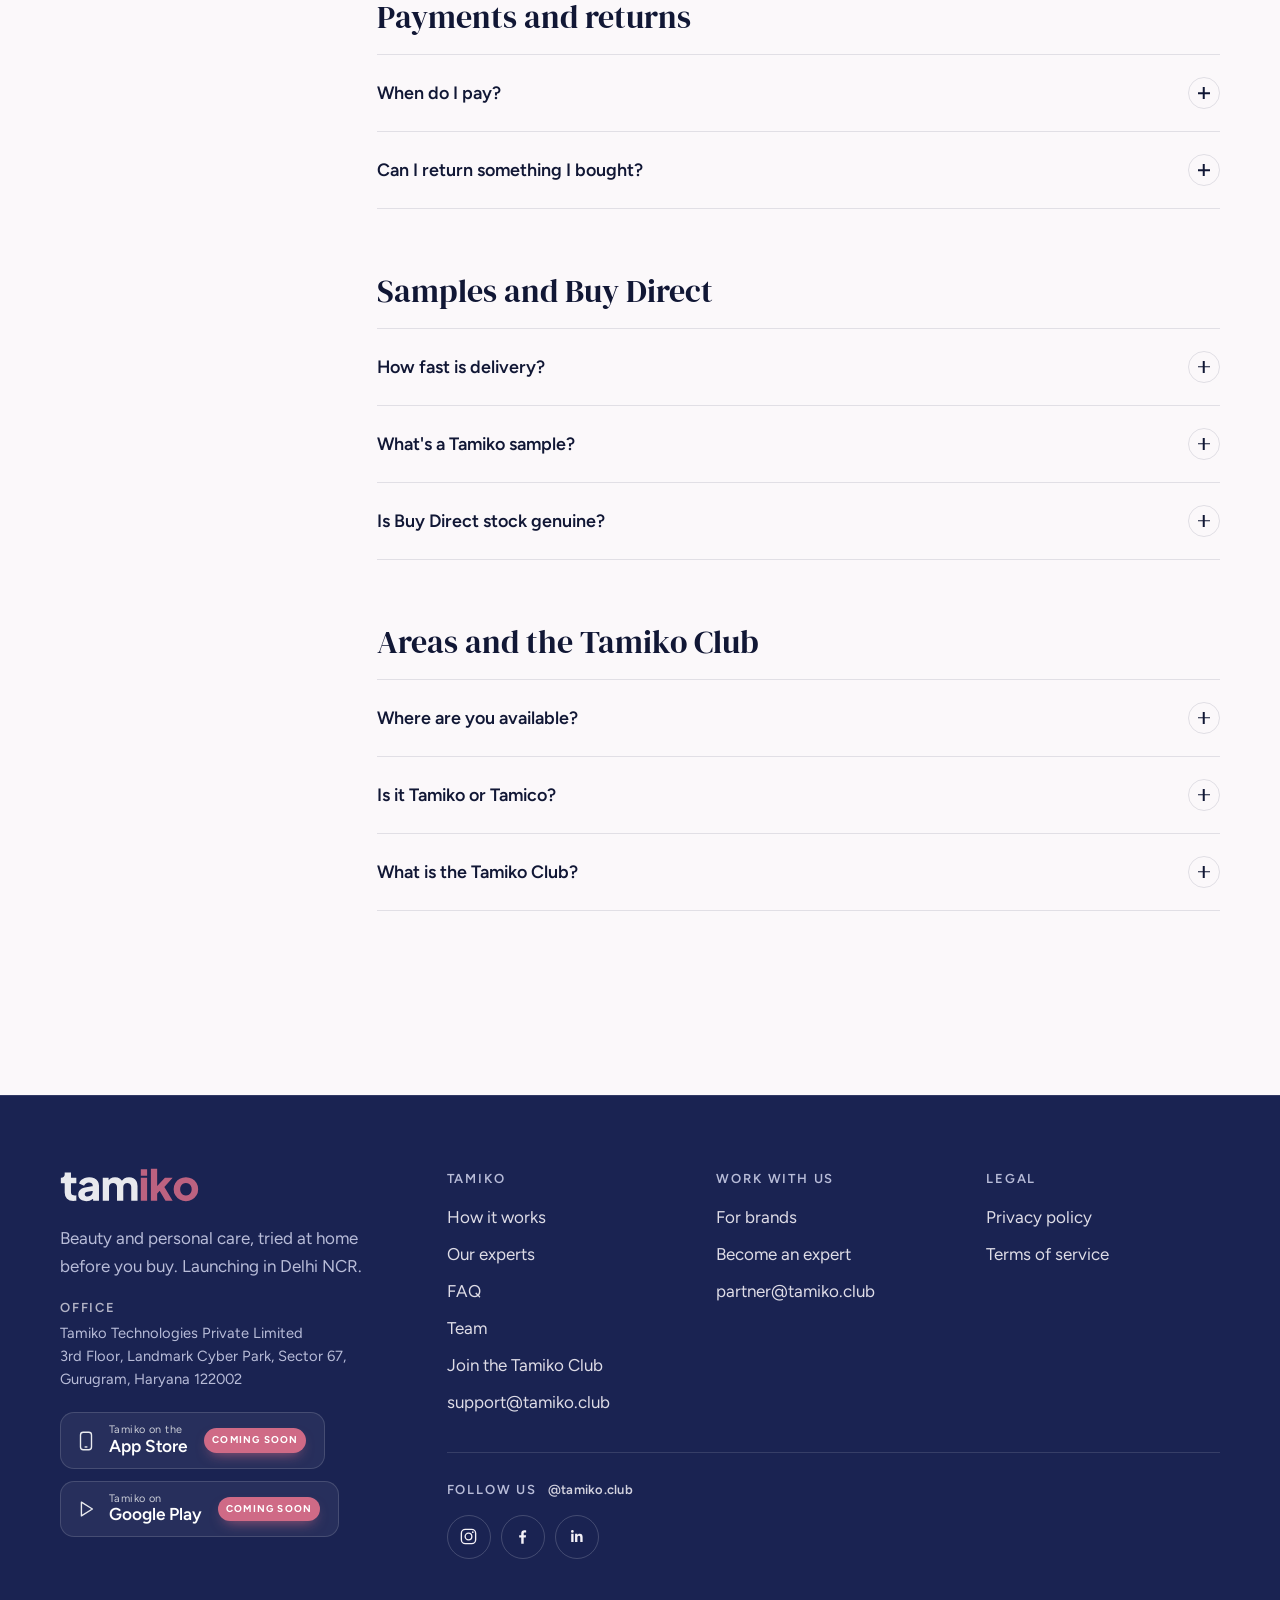
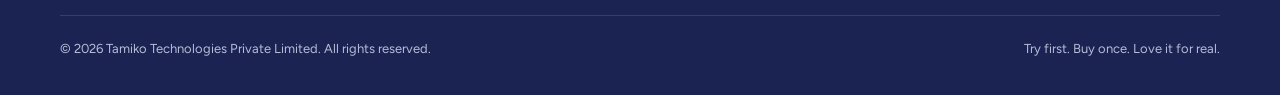
<file: faq.html>
<!doctype html>
<html lang="en">
<head>
<meta charset="utf-8">
<meta name="viewport" content="width=device-width, initial-scale=1, viewport-fit=cover">
<title>Tamiko FAQ · Try & Buy Beauty at Home</title>
<meta name="claude:viewport-fit-sides" content="cover">
<meta name="description" content="Answers about Tamiko: home trials with experts, 60-minute samples, Buy Direct, hygiene, payments and areas.">
<meta name="robots" content="index, follow, max-image-preview:large">
<link rel="canonical" href="https://tamiko.club/faq">
<meta property="og:site_name" content="Tamiko">
<meta property="og:locale" content="en_IN">
<meta property="og:url" content="https://tamiko.club/faq">
<meta property="og:title" content="Tamiko FAQ · Try & Buy Beauty at Home">
<meta property="og:description" content="Answers about Tamiko: home trials with experts, 60-minute samples, Buy Direct, hygiene, payments and areas.">
<meta property="og:image" content="https://tamiko.club/images/og-image.jpg">
<meta property="og:type" content="website">
<meta name="twitter:card" content="summary_large_image">
<meta name="twitter:title" content="Tamiko FAQ · Try & Buy Beauty at Home">
<meta name="twitter:description" content="Answers about Tamiko: home trials with experts, 60-minute samples, Buy Direct, hygiene, payments and areas.">
<meta name="twitter:image" content="https://tamiko.club/images/og-image.jpg">
<link rel="apple-touch-icon" href="logo-mark.svg">
<script type="application/ld+json">{"@context": "https://schema.org", "@type": "FAQPage", "mainEntity": [{"@type": "Question", "name": "Do I have to buy anything?", "acceptedAnswer": {"@type": "Answer", "text": "Not with Try with Expert. Try everything and keep nothing if nothing feels right. Your expert packs it all back without a fuss."}}, {"@type": "Question", "name": "What can I try with Tamiko?", "acceptedAnswer": {"@type": "Answer", "text": "Makeup, skincare, fragrance, haircare, bath and body, and grooming. You can get them three ways: Try with Expert (a home trial at a slot you book), Try with Sample (a sample in 60 minutes) or Buy Direct (the full size in 60 minutes). Every product page shows which ways are available."}}, {"@type": "Question", "name": "How many products can I try in one visit?", "acceptedAnswer": {"@type": "Answer", "text": "There's no fixed number. Choose what you're curious about when you book and your expert brings those along with their testers. Not sure where to start? Tell us what you like and we'll suggest a few."}}, {"@type": "Question", "name": "Where do your products come from?", "acceptedAnswer": {"@type": "Answer", "text": "Directly from brands and their authorised distributors and retailers, with a valid invoice for every item. No dupes, no grey-market stock."}}, {"@type": "Question", "name": "Who comes to my home?", "acceptedAnswer": {"@type": "Answer", "text": "A Tamiko BPC expert: trained across makeup, skincare, fragrance and personal care, background verified, and in Tamiko uniform. You'll get their name before the visit."}}, {"@type": "Question", "name": "Do experts push sales?", "acceptedAnswer": {"@type": "Answer", "text": "No. Experts earn the same whether you buy one product or none, so their advice is honest."}}, {"@type": "Question", "name": "How does scheduling work?", "acceptedAnswer": {"@type": "Answer", "text": "When you book, you'll see the next available slot in your area and pick the one that suits you. We'll confirm it and remind you before your expert arrives."}}, {"@type": "Question", "name": "Can I reschedule or cancel?", "acceptedAnswer": {"@type": "Answer", "text": "Yes, free of charge, any time before your expert sets out."}}, {"@type": "Question", "name": "How do you keep testers hygienic?", "acceptedAnswer": {"@type": "Answer", "text": "Each product has one tester, and it is cleaned between every customer: lipsticks and balms are wiped and their top layer removed, and bottles, pumps and caps are wiped down. Products are taken out with a clean spatula onto a palette or the back of your hand, never applied straight from the tester, and fragrance goes on a blotter or your wrist. Your expert sanitises their hands first, and the full-size product you buy stays sealed until it's yours."}}, {"@type": "Question", "name": "What if I have sensitive skin or allergies?", "acceptedAnswer": {"@type": "Answer", "text": "Tell your expert before you try anything, and check the ingredient list, which is available for every product. Your expert's guidance isn't medical advice, so if you have a skin condition, check with your dermatologist first."}}, {"@type": "Question", "name": "When do I pay?", "acceptedAnswer": {"@type": "Answer", "text": "With Try with Expert, you pay at the end of the visit, only for what you keep. For samples and Buy Direct, you pay when you order. UPI and cards are accepted."}}, {"@type": "Question", "name": "Can I return something I bought?", "acceptedAnswer": {"@type": "Answer", "text": "Since you try before you pay, opened products can't be returned. If a sealed product you bought is damaged, expired or not what you ordered, write to us within 48 hours and we'll replace or refund it. Details are in our terms."}}, {"@type": "Question", "name": "How fast is delivery?", "acceptedAnswer": {"@type": "Answer", "text": "Samples and Buy Direct orders reach you in 60 minutes in Gurugram. Home trials with an expert happen at the slot you book."}}, {"@type": "Question", "name": "What's a Tamiko sample?", "acceptedAnswer": {"@type": "Answer", "text": "A real sample of a full-size product, so you can try it your way before buying the full size."}}, {"@type": "Question", "name": "Is Buy Direct stock genuine?", "acceptedAnswer": {"@type": "Answer", "text": "Yes. Every full-size product comes sealed, from brands and their authorised sellers, with an invoice."}}, {"@type": "Question", "name": "Where are you available?", "acceptedAnswer": {"@type": "Answer", "text": "We're launching in Delhi NCR, with 60-minute samples and Buy Direct starting in Gurugram. Join the Tamiko Club with your area and we'll tell you as soon as slots open near you."}}, {"@type": "Question", "name": "Is it Tamiko or Tamico?", "acceptedAnswer": {"@type": "Answer", "text": "It's Tamiko, spelled T-A-M-I-K-O, at tamiko.club. If you searched for Tamico, Temiko or Temico, you've found the right place: Tamiko is the try and buy beauty service for Gurugram and Delhi NCR."}}, {"@type": "Question", "name": "What is the Tamiko Club?", "acceptedAnswer": {"@type": "Answer", "text": "Our free membership for people who are done buying blind. Founding members get first slots in their area, early access to new brands, and a say in what we stock."}}]}</script>
<meta name="theme-color" content="#FBF8FA">
<link rel="icon" href="tamiko-icon.svg?v=3" type="image/svg+xml">
<link rel="apple-touch-icon" href="apple-touch-icon.png">
<link rel="preconnect" href="https://fonts.googleapis.com">
<link rel="preconnect" href="https://fonts.gstatic.com" crossorigin>
<link rel="stylesheet" href="https://fonts.googleapis.com/css2?family=DM+Serif+Display:ital@0;1&family=Figtree:wght@400;500;600;700&display=swap">
<link rel="stylesheet" href="site.css?v=7dc139cb">
<style>
.faq-layout { display: grid; grid-template-columns: 240px 1fr; gap: clamp(32px, 6vw, 80px); align-items: start; }
.faq-toc { position: sticky; top: 100px; display: grid; gap: 4px; }
.faq-toc a { text-decoration: none; color: var(--muted); padding: 7px 0 7px 14px; border-left: 1px solid var(--line); transition: color .25s, border-color .25s; }
.faq-toc a:hover { color: var(--ink); border-left-color: var(--rose); }
.faq-group { margin-bottom: 56px; scroll-margin-top: 100px; }
.faq-group h2 { font-family: var(--f-display); font-weight: 400; font-size: var(--s-2); margin: 0 0 10px; }
@media (max-width: 860px) { .faq-layout { grid-template-columns: 1fr; } .faq-toc { position: static; display: flex; flex-wrap: wrap; gap: 8px; } .faq-toc a { border: 1px solid var(--line); border-radius: 999px; padding: 7px 14px; } }
</style>
</head>
<body>
<header class="site-head">
  <div class="wrap head-row">
    <a class="wordmark" href="/" aria-label="Tamiko home"><img src="logo.svg" alt="Tamiko" width="119" height="29"></a>
    <nav class="nav" id="nav" aria-label="Primary"><a href="/how-it-works">How it works</a><a href="/experts">Our experts</a><a href="/brands">For brands</a><a href="/faq" aria-current="page">FAQ</a></nav>
    <a class="btn btn-primary btn-sm" href="/join">Join the Tamiko Club</a>
    <button class="menu-btn" type="button" aria-label="Menu" aria-controls="nav" aria-expanded="false"><span></span></button>
  </div>
</header>
<main>

<section class="page-hero">
  <div class="wrap">
    <p class="eyebrow">FAQ</p>
    <h1 class="h-display">Questions, <em>answered.</em></h1>
    <p class="lede">Can't find what you're looking for? Write to <a href="mailto:support@tamiko.club" style="color:var(--rose)">support@tamiko.club</a> and we'll reply within a day.</p>
  </div>
</section>
<section class="pad" style="padding-top:0">
  <div class="wrap faq-layout">
    <nav class="faq-toc" aria-label="FAQ topics"><a href="#trying">Trying and buying</a><a href="#visits">Visits and experts</a><a href="#hygiene">Hygiene and safety</a><a href="#payments">Payments and returns</a><a href="#fast">Samples and Buy Direct</a><a href="#areas">Areas and the Tamiko Club</a></nav>
    <div class="faq"><div class="faq-group" id="trying"><h2>Trying and buying</h2><details><summary>Do I have to buy anything?<span class="pm" aria-hidden="true"></span></summary><div class="ans"><p>Not with Try with Expert. Try everything and keep nothing if nothing feels right. Your expert packs it all back without a fuss.</p></div></details><details><summary>What can I try with Tamiko?<span class="pm" aria-hidden="true"></span></summary><div class="ans"><p>Makeup, skincare, fragrance, haircare, bath and body, and grooming. You can get them three ways: Try with Expert (a home trial at a slot you book), Try with Sample (a sample in 60 minutes) or Buy Direct (the full size in 60 minutes). Every product page shows which ways are available.</p></div></details><details><summary>How many products can I try in one visit?<span class="pm" aria-hidden="true"></span></summary><div class="ans"><p>There's no fixed number. Choose what you're curious about when you book and your expert brings those along with their testers. Not sure where to start? Tell us what you like and we'll suggest a few.</p></div></details><details><summary>Where do your products come from?<span class="pm" aria-hidden="true"></span></summary><div class="ans"><p>Directly from brands and their authorised distributors and retailers, with a valid invoice for every item. No dupes, no grey-market stock.</p></div></details></div><div class="faq-group" id="visits"><h2>Visits and experts</h2><details><summary>Who comes to my home?<span class="pm" aria-hidden="true"></span></summary><div class="ans"><p>A Tamiko BPC expert: trained across makeup, skincare, fragrance and personal care, background verified, and in Tamiko uniform. You'll get their name before the visit.</p></div></details><details><summary>Do experts push sales?<span class="pm" aria-hidden="true"></span></summary><div class="ans"><p>No. Experts earn the same whether you buy one product or none, so their advice is honest.</p></div></details><details><summary>How does scheduling work?<span class="pm" aria-hidden="true"></span></summary><div class="ans"><p>When you book, you'll see the next available slot in your area and pick the one that suits you. We'll confirm it and remind you before your expert arrives.</p></div></details><details><summary>Can I reschedule or cancel?<span class="pm" aria-hidden="true"></span></summary><div class="ans"><p>Yes, free of charge, any time before your expert sets out.</p></div></details></div><div class="faq-group" id="hygiene"><h2>Hygiene and safety</h2><details><summary>How do you keep testers hygienic?<span class="pm" aria-hidden="true"></span></summary><div class="ans"><p>Each product has one tester, and it is cleaned between every customer: lipsticks and balms are wiped and their top layer removed, and bottles, pumps and caps are wiped down. Products are taken out with a clean spatula onto a palette or the back of your hand, never applied straight from the tester, and fragrance goes on a blotter or your wrist. Your expert sanitises their hands first, and the full-size product you buy stays sealed until it's yours.</p></div></details><details><summary>What if I have sensitive skin or allergies?<span class="pm" aria-hidden="true"></span></summary><div class="ans"><p>Tell your expert before you try anything, and check the ingredient list, which is available for every product. Your expert's guidance isn't medical advice, so if you have a skin condition, check with your dermatologist first.</p></div></details></div><div class="faq-group" id="payments"><h2>Payments and returns</h2><details><summary>When do I pay?<span class="pm" aria-hidden="true"></span></summary><div class="ans"><p>With Try with Expert, you pay at the end of the visit, only for what you keep. For samples and Buy Direct, you pay when you order. UPI and cards are accepted.</p></div></details><details><summary>Can I return something I bought?<span class="pm" aria-hidden="true"></span></summary><div class="ans"><p>Since you try before you pay, opened products can't be returned. If a sealed product you bought is damaged, expired or not what you ordered, write to us within 48 hours and we'll replace or refund it. Details are in our <a href="/terms">terms</a>.</p></div></details></div><div class="faq-group" id="fast"><h2>Samples and Buy Direct</h2><details><summary>How fast is delivery?<span class="pm" aria-hidden="true"></span></summary><div class="ans"><p>Samples and Buy Direct orders reach you in 60 minutes in Gurugram. Home trials with an expert happen at the slot you book.</p></div></details><details><summary>What's a Tamiko sample?<span class="pm" aria-hidden="true"></span></summary><div class="ans"><p>A real sample of a full-size product, so you can try it your way before buying the full size.</p></div></details><details><summary>Is Buy Direct stock genuine?<span class="pm" aria-hidden="true"></span></summary><div class="ans"><p>Yes. Every full-size product comes sealed, from brands and their authorised sellers, with an invoice.</p></div></details></div><div class="faq-group" id="areas"><h2>Areas and the Tamiko Club</h2><details><summary>Where are you available?<span class="pm" aria-hidden="true"></span></summary><div class="ans"><p>We're launching in Delhi NCR, with 60-minute samples and Buy Direct starting in Gurugram. Join the Tamiko Club with your area and we'll tell you as soon as slots open near you.</p></div></details><details><summary>Is it Tamiko or Tamico?<span class="pm" aria-hidden="true"></span></summary><div class="ans"><p>It's Tamiko, spelled T-A-M-I-K-O, at tamiko.club. If you searched for Tamico, Temiko or Temico, you've found the right place: Tamiko is the try and buy beauty service for Gurugram and Delhi NCR.</p></div></details><details><summary>What is the Tamiko Club?<span class="pm" aria-hidden="true"></span></summary><div class="ans"><p>Our free membership for people who are done buying blind. Founding members get first slots in their area, early access to new brands, and a say in what we stock.</p></div></details></div></div>
  </div>
</section>

</main>
<footer class="site-foot">
  <div class="wrap">
    <div class="foot-grid">
      <div>
        <a class="wordmark" href="/" aria-label="Tamiko home"><img src="logo-white.svg" alt="Tamiko" width="140" height="34"></a>
        <p class="foot-tag">Beauty and personal care, tried at home before you buy. Launching in Delhi NCR.</p>
        <address class="foot-addr"><span>Office</span>Tamiko Technologies Private Limited<br>3rd Floor, Landmark Cyber Park, Sector 67, Gurugram, Haryana 122002</address>
        <div class="stores stores-foot"><span class="store" aria-label="Tamiko on the App Store, coming soon"><svg viewBox="0 0 24 24" width="22" height="22" fill="none" stroke="currentColor" stroke-width="1.5" aria-hidden="true"><rect x="6" y="2.5" width="12" height="19" rx="3"/><path d="M10.5 18.5h3"/></svg><span class="store-txt"><small>Tamiko on the</small><b>App Store</b></span><em class="soon">Coming soon</em></span><span class="store" aria-label="Tamiko on Google Play, coming soon"><svg viewBox="0 0 24 24" width="22" height="22" fill="none" stroke="currentColor" stroke-width="1.5" aria-hidden="true"><path d="M7 4.5v15l12-7.5z" stroke-linejoin="round"/></svg><span class="store-txt"><small>Tamiko on</small><b>Google Play</b></span><em class="soon">Coming soon</em></span></div>
      </div>
      <div><h4>Tamiko</h4><ul><li><a href="/how-it-works">How it works</a></li><li><a href="/experts">Our experts</a></li><li><a href="/faq">FAQ</a></li><li><a href="/team">Team</a></li><li><a href="/join">Join the Tamiko Club</a></li><li><a href="mailto:support@tamiko.club">support@<wbr>tamiko.club</a></li></ul></div>
      <div><h4>Work with us</h4><ul><li><a href="/brands">For brands</a></li><li><a href="/experts#apply">Become an expert</a></li><li><a href="mailto:partner@tamiko.club">partner@<wbr>tamiko.club</a></li></ul></div>
      <div><h4>Legal</h4><ul><li><a href="/privacy">Privacy policy</a></li><li><a href="/terms">Terms of service</a></li></ul></div>
      <div class="follow"><h4>Follow us <em>@tamiko.club</em></h4><div class="socs"><a class="soc" href="https://www.instagram.com/tamiko.club" target="_blank" rel="noopener" aria-label="Tamiko on Instagram"><svg viewBox="0 0 24 24" width="19" height="19" fill="none" stroke="currentColor" stroke-width="1.7" aria-hidden="true"><rect x="3" y="3" width="18" height="18" rx="5"/><circle cx="12" cy="12" r="4.2"/><circle cx="17.4" cy="6.6" r="1.1" fill="currentColor" stroke="none"/></svg></a><a class="soc" href="https://www.facebook.com/tamiko.club" target="_blank" rel="noopener" aria-label="Tamiko on Facebook"><svg viewBox="0 0 24 24" width="19" height="19" fill="currentColor" aria-hidden="true"><path d="M13.5 21v-7.6h2.6l.4-3h-3V8.5c0-.9.3-1.5 1.5-1.5h1.6V4.3c-.3 0-1.2-.1-2.3-.1-2.3 0-3.9 1.4-3.9 4v2.2H7.8v3h2.6V21z"/></svg></a><a class="soc" href="https://www.linkedin.com/company/tamikoclub" target="_blank" rel="noopener" aria-label="Tamiko on LinkedIn"><svg viewBox="0 0 24 24" width="19" height="19" fill="currentColor" aria-hidden="true"><path d="M5.3 8.6h3v10.2h-3zM6.8 3.9a1.75 1.75 0 1 1 0 3.5 1.75 1.75 0 0 1 0-3.5zM10.2 8.6h2.9V10h.04c.4-.76 1.4-1.6 2.9-1.6 3.1 0 3.7 2 3.7 4.7v5.7h-3v-5c0-1.2 0-2.7-1.7-2.7s-1.9 1.3-1.9 2.6v5.1h-3z"/></svg></a></div></div>
    </div>
    <div class="foot-base"><span>© 2026 Tamiko Technologies Private Limited. All rights reserved.</span><span>Try first. Buy once. Love it for real.</span></div>
  </div>
</footer>
<script src="site.js?v=7dc139cb"></script>

</body>
</html>
</file>
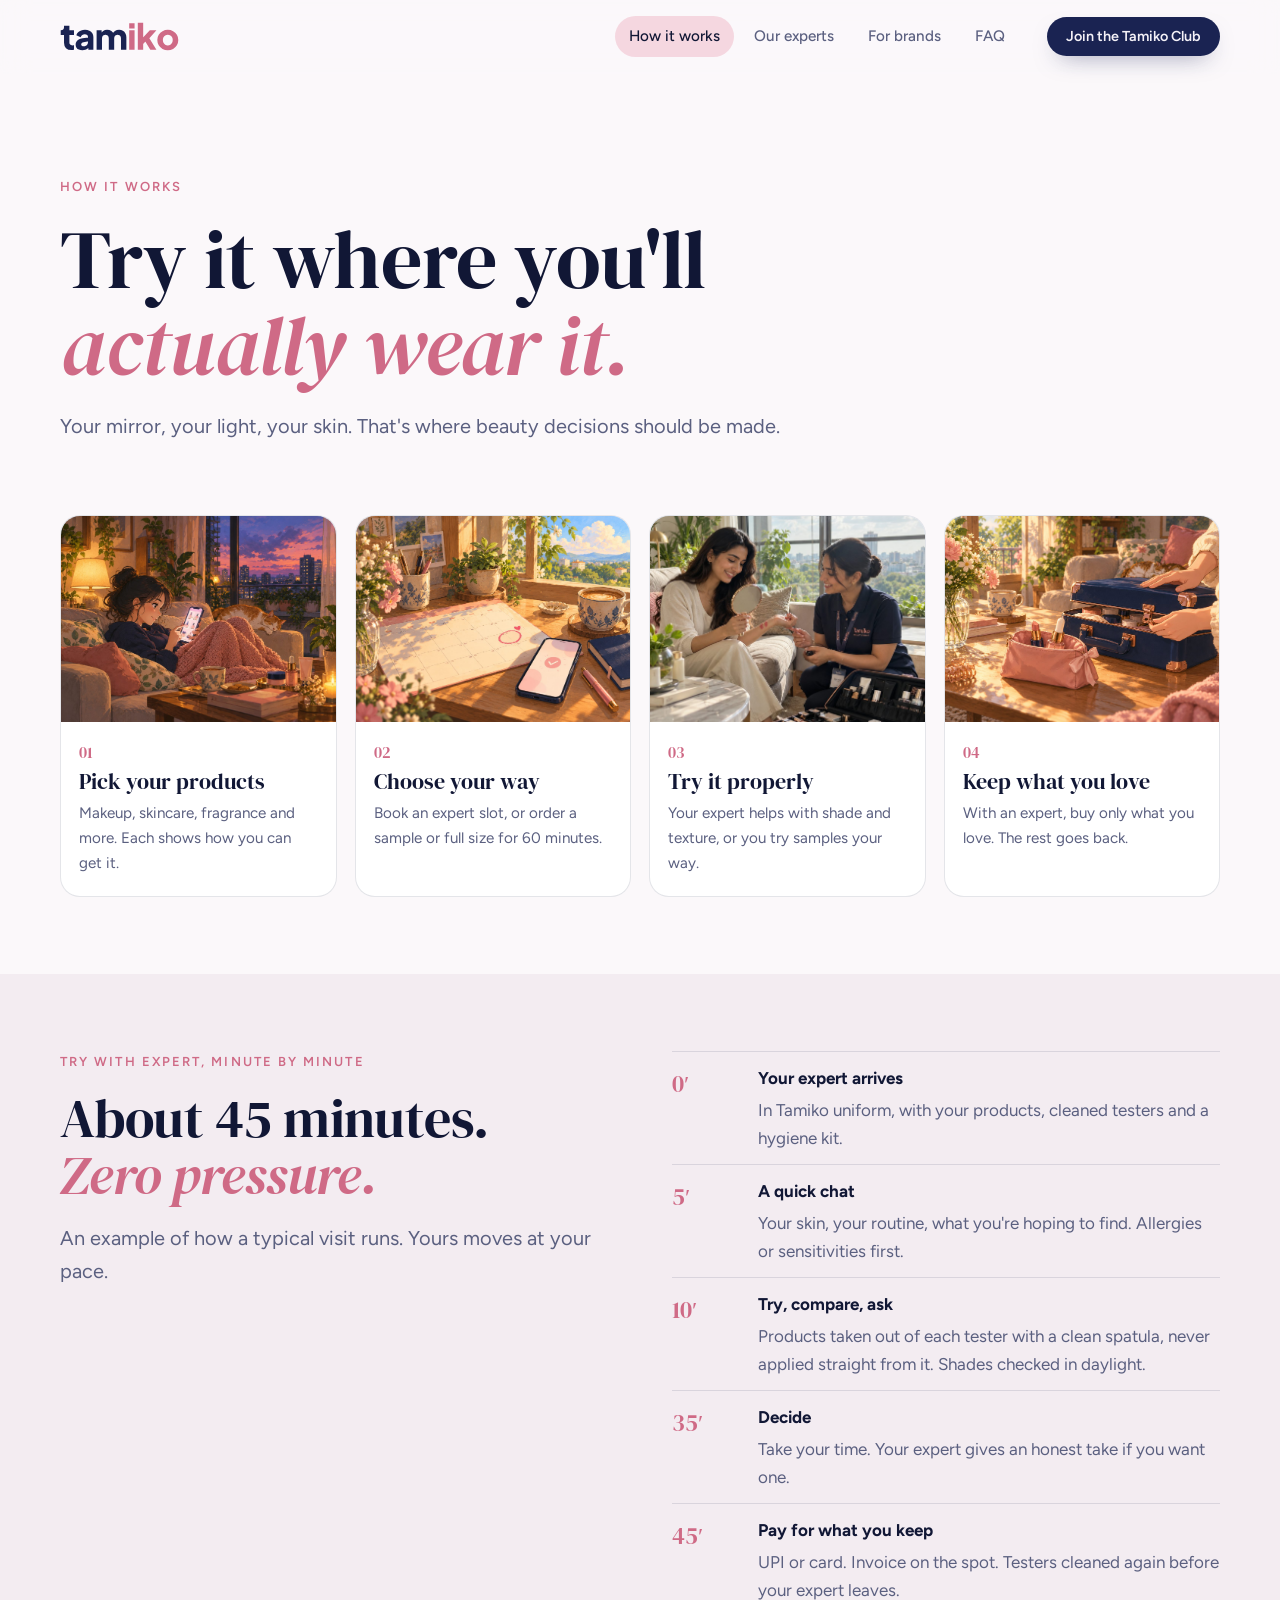
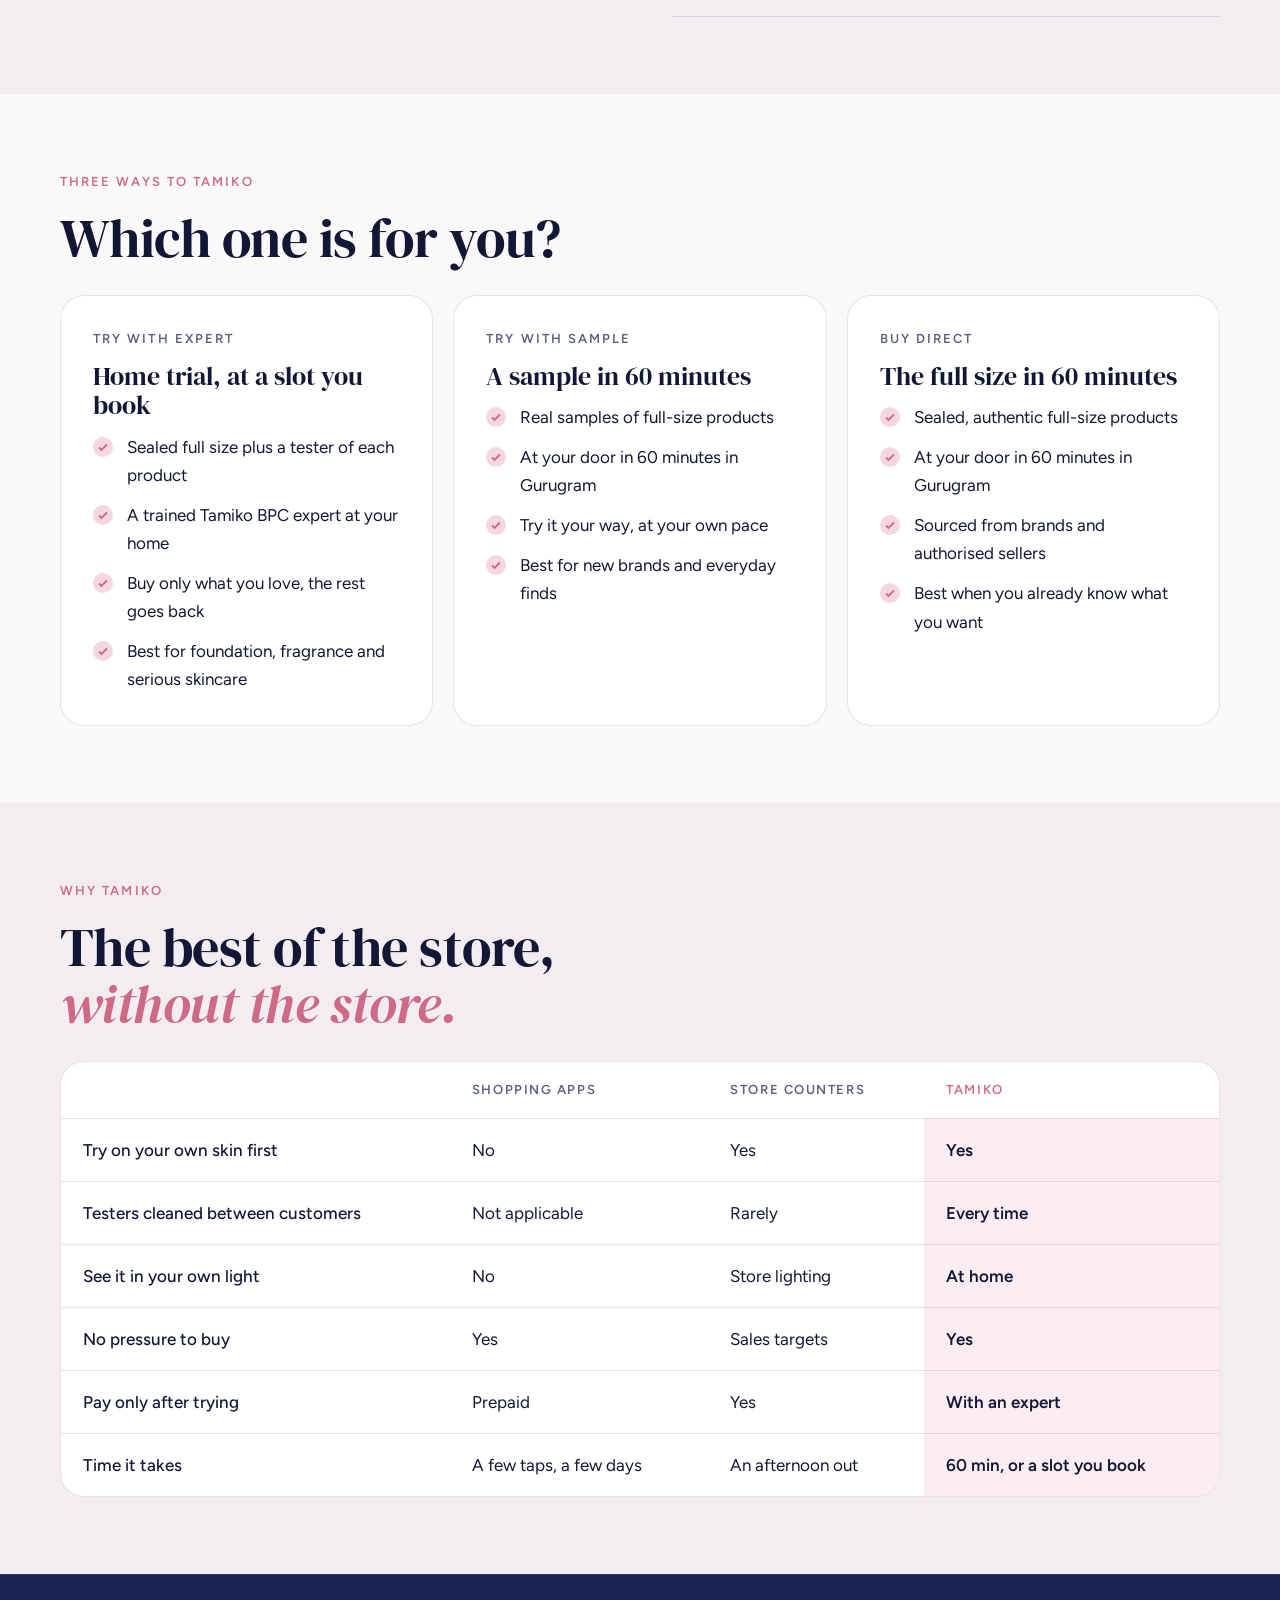
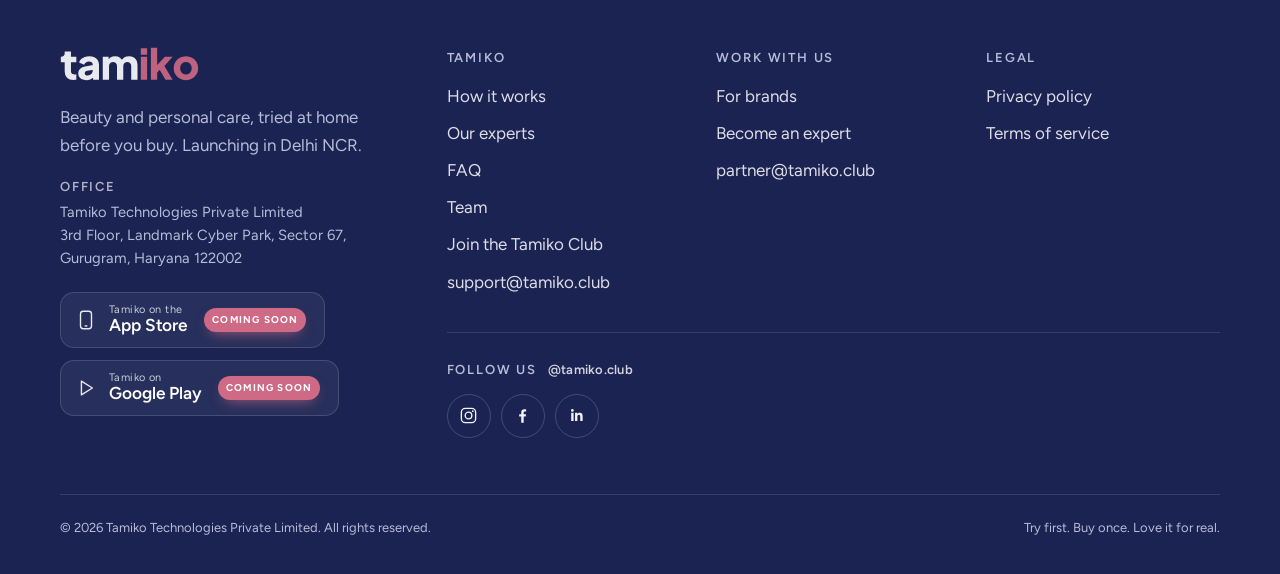
<file: how-it-works.html>
<!doctype html>
<html lang="en">
<head>
<meta charset="utf-8">
<meta name="viewport" content="width=device-width, initial-scale=1, viewport-fit=cover">
<title>How Tamiko Try & Buy Works</title>
<meta name="claude:viewport-fit-sides" content="cover">
<meta name="description" content="Three ways to Tamiko: try with an expert at home at a slot you book, get a sample in 60 minutes, or buy the full size in 60 minutes in Gurugram.">
<meta name="robots" content="index, follow, max-image-preview:large">
<link rel="canonical" href="https://tamiko.club/how-it-works">
<meta property="og:site_name" content="Tamiko">
<meta property="og:locale" content="en_IN">
<meta property="og:url" content="https://tamiko.club/how-it-works">
<meta property="og:title" content="How Tamiko Try & Buy Works">
<meta property="og:description" content="Three ways to Tamiko: try with an expert at home at a slot you book, get a sample in 60 minutes, or buy the full size in 60 minutes in Gurugram.">
<meta property="og:image" content="https://tamiko.club/images/og-image.jpg">
<meta property="og:type" content="website">
<meta name="twitter:card" content="summary_large_image">
<meta name="twitter:title" content="How Tamiko Try & Buy Works">
<meta name="twitter:description" content="Three ways to Tamiko: try with an expert at home at a slot you book, get a sample in 60 minutes, or buy the full size in 60 minutes in Gurugram.">
<meta name="twitter:image" content="https://tamiko.club/images/og-image.jpg">
<link rel="apple-touch-icon" href="logo-mark.svg">

<meta name="theme-color" content="#FBF8FA">
<link rel="icon" href="tamiko-icon.svg?v=3" type="image/svg+xml">
<link rel="apple-touch-icon" href="apple-touch-icon.png">
<link rel="preconnect" href="https://fonts.googleapis.com">
<link rel="preconnect" href="https://fonts.gstatic.com" crossorigin>
<link rel="stylesheet" href="https://fonts.googleapis.com/css2?family=DM+Serif+Display:ital@0;1&family=Figtree:wght@400;500;600;700&display=swap">
<link rel="stylesheet" href="site.css?v=7dc139cb">
<style>
.hiw-hero .art { margin-top: clamp(32px, 5vw, 56px); }
.fsteps { display: grid; grid-template-columns: repeat(4, 1fr); gap: 18px; }
.fstep { background: #fff; border: 1px solid var(--line); border-radius: 20px; overflow: hidden; display: grid; grid-template-rows: auto 1fr; min-width: 0; }
.fstep .art, .fstep .art.tall { border-radius: 0; width: 100%; aspect-ratio: 4 / 3 !important; margin: 0; }
.fstep .art img { object-fit: cover; object-position: 50% 35%; }
.fstep > div { padding: 16px 18px 20px; }
.fstep .n { font-family: var(--f-display); font-size: 1rem; color: var(--rose); }
.fstep h3 { font-family: var(--f-display); font-weight: 400; font-size: 1.35rem; line-height: 1.15; margin: 4px 0 6px; }
.fstep p { margin: 0; color: var(--muted); font-size: .95rem; }
@media (max-width: 960px) { .fsteps { grid-template-columns: 1fr 1fr; } }
@media (max-width: 560px) {
  .fsteps { grid-template-columns: 1fr; gap: 10px; }
  .fstep { grid-template-columns: 112px 1fr; grid-template-rows: auto; align-items: center; }
  .fstep .art { aspect-ratio: 1 / 1 !important; height: 100%; }
  .fstep .art img { object-fit: cover; }
  .fstep > div { padding: 12px 14px; }
  .fstep h3 { font-size: 1.15rem; }
}
.flow { display: grid; gap: clamp(48px, 7vw, 96px); }
.flow-row { display: grid; grid-template-columns: 1fr 1fr; gap: clamp(28px, 5vw, 72px); align-items: center; }
.flow-row:nth-child(even) > .art { order: 2; }
.flow-row .n { font-family: var(--f-display); font-size: 4.5rem; line-height: 1; color: var(--rose); }
.flow-row h3 { font-family: var(--f-display); font-weight: 400; font-size: var(--s-3); line-height: 1.05; margin: 8px 0 14px; }
.flow-row p { margin: 0 0 14px; color: var(--muted); max-width: 52ch; }
.timeline { display: grid; gap: 0; }
.tl { display: grid; grid-template-columns: 70px 1fr; gap: 16px; padding: 12px 0; border-bottom: 1px solid var(--line); }
.tl:first-child { border-top: 1px solid var(--line); }
.tl time { font-family: var(--f-display); font-size: 1.5rem; color: var(--rose); font-variant-numeric: tabular-nums; }
.tl b { display: block; margin-bottom: 4px; }
.tl p { margin: 0; color: var(--muted); }
.table-wrap { overflow-x: auto; border-radius: var(--r); border: 1px solid var(--line); background: #fff; }
table.cmp { width: 100%; border-collapse: collapse; min-width: 640px; }
.cmp th, .cmp td { padding: 17px 22px; text-align: left; border-bottom: 1px solid var(--line); }
.cmp thead th { font-size: var(--s--1); letter-spacing: .12em; text-transform: uppercase; color: var(--muted); font-weight: 600; }
.cmp thead th.us { color: var(--rose); }
.cmp td.us { background: rgba(245,215,224,.45); font-weight: 600; }
.cmp tbody tr:last-child > * { border-bottom: 0; }
.cmp tbody th { font-weight: 500; }
@media (max-width: 640px) {
  .table-wrap { overflow: visible; background: transparent; border: 0; }
  table.cmp { min-width: 0; }
  .cmp thead { display: none; }
  .cmp, .cmp tbody, .cmp tr, .cmp th, .cmp td { display: block; }
  .cmp tr { background: #fff; border: 1px solid var(--line); border-radius: 18px; padding: 6px 16px 10px; margin-bottom: 12px; }
  .cmp tbody th { padding: 12px 0 8px; border-bottom: 1px solid var(--line); font-weight: 600; }
  .cmp td { display: flex; justify-content: space-between; gap: 16px; padding: 9px 0; border-bottom: 0; text-align: right; }
  .cmp td::before { content: attr(data-label); color: var(--muted); text-align: left; font-weight: 400; }
  .cmp td.us { background: rgba(245,215,224,.45); margin: 4px -16px -10px; padding: 11px 16px; border-radius: 0 0 17px 17px; }
  .cmp td.us::before { color: var(--rose); font-weight: 600; }
}
.modes { display: grid; grid-template-columns: repeat(3, 1fr); gap: 20px; }
@media (max-width: 960px) { .flow-row { grid-template-columns: 1fr; } .flow-row:nth-child(even) > .art { order: 0; } .modes { grid-template-columns: 1fr; } }
@media (max-width: 560px) { .tl { grid-template-columns: 1fr; gap: 4px; } }
</style>
</head>
<body>
<header class="site-head">
  <div class="wrap head-row">
    <a class="wordmark" href="/" aria-label="Tamiko home"><img src="logo.svg" alt="Tamiko" width="119" height="29"></a>
    <nav class="nav" id="nav" aria-label="Primary"><a href="/how-it-works" aria-current="page">How it works</a><a href="/experts">Our experts</a><a href="/brands">For brands</a><a href="/faq">FAQ</a></nav>
    <a class="btn btn-primary btn-sm" href="/join">Join the Tamiko Club</a>
    <button class="menu-btn" type="button" aria-label="Menu" aria-controls="nav" aria-expanded="false"><span></span></button>
  </div>
</header>
<main>

<section class="page-hero hiw-hero">
  <div class="wrap">
    <p class="eyebrow">How it works</p>
    <h1 class="h-display">Try it where you'll <em>actually wear it.</em></h1>
    <p class="lede">Your mirror, your light, your skin. That's where beauty decisions should be made.</p>
  </div>
</section>

<section class="pad-sm" style="padding-top:0">
  <div class="wrap fsteps">
    <div class="fstep rv">
      <figure class="art " style="--ar:1448 / 1086"><img src="images/step-browse.jpg" alt="Someone browsing beauty products on their phone" loading="lazy" width="1448" height="1086" decoding="async" onload="this.classList.add(&quot;ok&quot;)" onerror="this.remove()"><figcaption class="ph">images/step-browse.jpg</figcaption></figure>
      <div><span class="n">01</span><h3>Pick your products</h3><p>Makeup, skincare, fragrance and more. Each shows how you can get it.</p></div>
    </div>
    <div class="fstep rv">
      <figure class="art " style="--ar:1448 / 1086"><img src="images/step-slot.jpg" alt="A calendar with a time slot circled" loading="lazy" width="1448" height="1086" decoding="async" onload="this.classList.add(&quot;ok&quot;)" onerror="this.remove()"><figcaption class="ph">images/step-slot.jpg</figcaption></figure>
      <div><span class="n">02</span><h3>Choose your way</h3><p>Book an expert slot, or order a sample or full size for 60 minutes.</p></div>
    </div>
    <div class="fstep rv">
      <figure class="art tall" style="--ar:1122 / 1402;--r:0.8003"><img src="images/visit-living-room.jpg" alt="A Tamiko expert and a customer comparing swatches at home" loading="lazy" width="1122" height="1402" decoding="async" onload="this.classList.add(&quot;ok&quot;)" onerror="this.remove()"><figcaption class="ph">images/visit-living-room.jpg</figcaption></figure>
      <div><span class="n">03</span><h3>Try it properly</h3><p>Your expert helps with shade and texture, or you try samples your way.</p></div>
    </div>
    <div class="fstep rv">
      <figure class="art " style="--ar:1448 / 1086"><img src="images/step-keep.jpg" alt="A small pouch with two chosen products" loading="lazy" width="1448" height="1086" decoding="async" onload="this.classList.add(&quot;ok&quot;)" onerror="this.remove()"><figcaption class="ph">images/step-keep.jpg</figcaption></figure>
      <div><span class="n">04</span><h3>Keep what you love</h3><p>With an expert, buy only what you love. The rest goes back.</p></div>
    </div>
  </div>
</section>

<section class="band pad-sm">
  <div class="wrap grid-2" style="align-items:start">
    <div class="sec-head rv" style="margin-bottom:0">
      <p class="eyebrow">Try with Expert, minute by minute</p>
      <h2 class="h-display">About 45 minutes. <em>Zero pressure.</em></h2>
      <p class="lede">An example of how a typical visit runs. Yours moves at your pace.</p>
    </div>
    <div class="timeline rv">
      <div class="tl"><time>0′</time><div><b>Your expert arrives</b><p>In Tamiko uniform, with your products, cleaned testers and a hygiene kit.</p></div></div>
      <div class="tl"><time>5′</time><div><b>A quick chat</b><p>Your skin, your routine, what you're hoping to find. Allergies or sensitivities first.</p></div></div>
      <div class="tl"><time>10′</time><div><b>Try, compare, ask</b><p>Products taken out of each tester with a clean spatula, never applied straight from it. Shades checked in daylight.</p></div></div>
      <div class="tl"><time>35′</time><div><b>Decide</b><p>Take your time. Your expert gives an honest take if you want one.</p></div></div>
      <div class="tl"><time>45′</time><div><b>Pay for what you keep</b><p>UPI or card. Invoice on the spot. Testers cleaned again before your expert leaves.</p></div></div>
    </div>
  </div>
</section>

<section class="pad-sm">
  <div class="wrap">
    <div class="sec-head rv" style="margin-bottom:28px"><p class="eyebrow">Three ways to Tamiko</p><h2 class="h-display">Which one is for you?</h2></div>
    <div class="modes">
      <div class="card rv"><p class="eyebrow">Try with Expert</p><h3>Home trial, at a slot you book</h3>
        <ul class="ticks"><li><span>Sealed full size plus a tester of each product</span></li><li><span>A trained Tamiko BPC expert at your home</span></li><li><span>Buy only what you love, the rest goes back</span></li><li><span>Best for foundation, fragrance and serious skincare</span></li></ul></div>
      <div class="card rv"><p class="eyebrow">Try with Sample</p><h3>A sample in 60 minutes</h3>
        <ul class="ticks"><li><span>Real samples of full-size products</span></li><li><span>At your door in 60 minutes in Gurugram</span></li><li><span>Try it your way, at your own pace</span></li><li><span>Best for new brands and everyday finds</span></li></ul></div>
      <div class="card rv"><p class="eyebrow">Buy Direct</p><h3>The full size in 60 minutes</h3>
        <ul class="ticks"><li><span>Sealed, authentic full-size products</span></li><li><span>At your door in 60 minutes in Gurugram</span></li><li><span>Sourced from brands and authorised sellers</span></li><li><span>Best when you already know what you want</span></li></ul></div>
    </div>
  </div>
</section>

<section class="band pad-sm">
  <div class="wrap">
    <div class="sec-head rv" style="margin-bottom:28px"><p class="eyebrow">Why Tamiko</p><h2 class="h-display">The best of the store, <em>without the store.</em></h2></div>
    <div class="table-wrap rv">
      <table class="cmp">
        <thead><tr><th scope="col"><span style="position:absolute;left:-9999px">Feature</span></th><th scope="col">Shopping apps</th><th scope="col">Store counters</th><th scope="col" class="us">Tamiko</th></tr></thead>
        <tbody>
          <tr><th scope="row">Try on your own skin first</th><td data-label="Shopping apps">No</td><td data-label="Store counters">Yes</td><td class="us" data-label="Tamiko">Yes</td></tr>
          <tr><th scope="row">Testers cleaned between customers</th><td data-label="Shopping apps">Not applicable</td><td data-label="Store counters">Rarely</td><td class="us" data-label="Tamiko">Every time</td></tr>
          <tr><th scope="row">See it in your own light</th><td data-label="Shopping apps">No</td><td data-label="Store counters">Store lighting</td><td class="us" data-label="Tamiko">At home</td></tr>
          <tr><th scope="row">No pressure to buy</th><td data-label="Shopping apps">Yes</td><td data-label="Store counters">Sales targets</td><td class="us" data-label="Tamiko">Yes</td></tr>
          <tr><th scope="row">Pay only after trying</th><td data-label="Shopping apps">Prepaid</td><td data-label="Store counters">Yes</td><td class="us" data-label="Tamiko">With an expert</td></tr>
          <tr><th scope="row">Time it takes</th><td data-label="Shopping apps">A few taps, a few days</td><td data-label="Store counters">An afternoon out</td><td class="us" data-label="Tamiko">60 min, or a slot you book</td></tr>
        </tbody>
      </table>
    </div>
  </div>
</section>


</main>
<footer class="site-foot">
  <div class="wrap">
    <div class="foot-grid">
      <div>
        <a class="wordmark" href="/" aria-label="Tamiko home"><img src="logo-white.svg" alt="Tamiko" width="140" height="34"></a>
        <p class="foot-tag">Beauty and personal care, tried at home before you buy. Launching in Delhi NCR.</p>
        <address class="foot-addr"><span>Office</span>Tamiko Technologies Private Limited<br>3rd Floor, Landmark Cyber Park, Sector 67, Gurugram, Haryana 122002</address>
        <div class="stores stores-foot"><span class="store" aria-label="Tamiko on the App Store, coming soon"><svg viewBox="0 0 24 24" width="22" height="22" fill="none" stroke="currentColor" stroke-width="1.5" aria-hidden="true"><rect x="6" y="2.5" width="12" height="19" rx="3"/><path d="M10.5 18.5h3"/></svg><span class="store-txt"><small>Tamiko on the</small><b>App Store</b></span><em class="soon">Coming soon</em></span><span class="store" aria-label="Tamiko on Google Play, coming soon"><svg viewBox="0 0 24 24" width="22" height="22" fill="none" stroke="currentColor" stroke-width="1.5" aria-hidden="true"><path d="M7 4.5v15l12-7.5z" stroke-linejoin="round"/></svg><span class="store-txt"><small>Tamiko on</small><b>Google Play</b></span><em class="soon">Coming soon</em></span></div>
      </div>
      <div><h4>Tamiko</h4><ul><li><a href="/how-it-works">How it works</a></li><li><a href="/experts">Our experts</a></li><li><a href="/faq">FAQ</a></li><li><a href="/team">Team</a></li><li><a href="/join">Join the Tamiko Club</a></li><li><a href="mailto:support@tamiko.club">support@<wbr>tamiko.club</a></li></ul></div>
      <div><h4>Work with us</h4><ul><li><a href="/brands">For brands</a></li><li><a href="/experts#apply">Become an expert</a></li><li><a href="mailto:partner@tamiko.club">partner@<wbr>tamiko.club</a></li></ul></div>
      <div><h4>Legal</h4><ul><li><a href="/privacy">Privacy policy</a></li><li><a href="/terms">Terms of service</a></li></ul></div>
      <div class="follow"><h4>Follow us <em>@tamiko.club</em></h4><div class="socs"><a class="soc" href="https://www.instagram.com/tamiko.club" target="_blank" rel="noopener" aria-label="Tamiko on Instagram"><svg viewBox="0 0 24 24" width="19" height="19" fill="none" stroke="currentColor" stroke-width="1.7" aria-hidden="true"><rect x="3" y="3" width="18" height="18" rx="5"/><circle cx="12" cy="12" r="4.2"/><circle cx="17.4" cy="6.6" r="1.1" fill="currentColor" stroke="none"/></svg></a><a class="soc" href="https://www.facebook.com/tamiko.club" target="_blank" rel="noopener" aria-label="Tamiko on Facebook"><svg viewBox="0 0 24 24" width="19" height="19" fill="currentColor" aria-hidden="true"><path d="M13.5 21v-7.6h2.6l.4-3h-3V8.5c0-.9.3-1.5 1.5-1.5h1.6V4.3c-.3 0-1.2-.1-2.3-.1-2.3 0-3.9 1.4-3.9 4v2.2H7.8v3h2.6V21z"/></svg></a><a class="soc" href="https://www.linkedin.com/company/tamikoclub" target="_blank" rel="noopener" aria-label="Tamiko on LinkedIn"><svg viewBox="0 0 24 24" width="19" height="19" fill="currentColor" aria-hidden="true"><path d="M5.3 8.6h3v10.2h-3zM6.8 3.9a1.75 1.75 0 1 1 0 3.5 1.75 1.75 0 0 1 0-3.5zM10.2 8.6h2.9V10h.04c.4-.76 1.4-1.6 2.9-1.6 3.1 0 3.7 2 3.7 4.7v5.7h-3v-5c0-1.2 0-2.7-1.7-2.7s-1.9 1.3-1.9 2.6v5.1h-3z"/></svg></a></div></div>
    </div>
    <div class="foot-base"><span>© 2026 Tamiko Technologies Private Limited. All rights reserved.</span><span>Try first. Buy once. Love it for real.</span></div>
  </div>
</footer>
<script src="site.js?v=7dc139cb"></script>

</body>
</html>
</file>
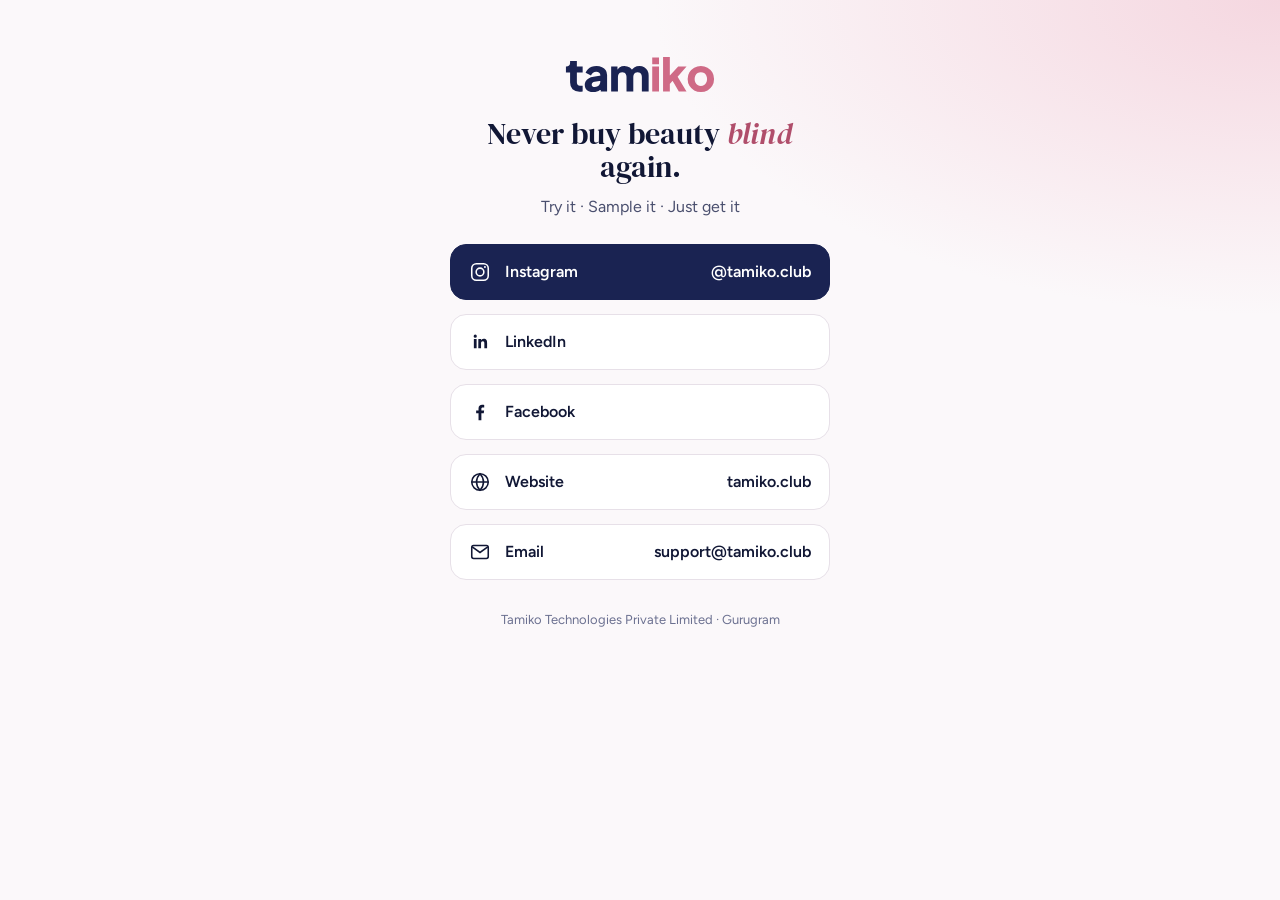
<file: links.html>
<!doctype html>
<html lang="en">
<head>
<meta charset="utf-8">
<meta name="viewport" content="width=device-width, initial-scale=1">
<title>Tamiko Club · Links</title>
<meta name="description" content="Tamiko Club on Instagram, LinkedIn and Facebook. Try and buy beauty at home in Delhi NCR.">
<link rel="canonical" href="https://tamiko.club/links">
<link rel="icon" href="tamiko-icon.svg?v=3" type="image/svg+xml">
<link rel="stylesheet" href="https://fonts.googleapis.com/css2?family=DM+Serif+Display:ital@0;1&family=Figtree:wght@500;600&display=swap">
<style>
:root { --ink:#111735; --navy:#1A2352; --rose:#CF6A86; --rose-d:#B04E6B; --paper:#FBF8FA; }
* { box-sizing: border-box; }
body { margin: 0; min-height: 100vh; background: radial-gradient(70% 50% at 100% 0%, #F5D7E0 0%, transparent 70%), var(--paper); font-family: Figtree, system-ui, sans-serif; color: var(--ink); display: flex; justify-content: center; }
main { width: 100%; max-width: 420px; padding: 56px 20px 40px; display: flex; flex-direction: column; align-items: center; gap: 14px; text-align: center; }
.logo { width: 150px; }
h1 { font-family: 'DM Serif Display', serif; font-weight: 400; font-size: 30px; line-height: 1.1; margin: 10px 0 0; }
h1 em { color: var(--rose-d); }
p { margin: 0 0 14px; color: #4A4F6E; }
a.l { width: 100%; min-height: 56px; display: flex; align-items: center; gap: 14px; padding: 0 18px; border-radius: 16px; background: #fff; border: 1px solid #E7E0E8; color: var(--ink); text-decoration: none; font-weight: 600; font-size: 16px; transition: border-color .2s, transform .2s; }
a.l:hover, a.l:focus-visible { border-color: var(--rose); transform: translateY(-1px); }
a.l.p { background: var(--navy); color: #fff; border-color: var(--navy); }
a.l svg { flex: none; }
a.l span { flex: 1; text-align: left; }
small { margin-top: 18px; color: #6B7090; font-size: 13px; }
</style>
</head>
<body>
<main>
  <img class="logo" src="logo.svg" alt="tamiko">
  <h1>Never buy beauty <em>blind</em> again.</h1>
  <p>Try it · Sample it · Just get it</p>
  <a class="l p" href="https://www.instagram.com/tamiko.club" target="_blank" rel="noopener"><svg viewBox="0 0 24 24" width="22" height="22" fill="none" stroke="currentColor" stroke-width="1.7" aria-hidden="true"><rect x="3" y="3" width="18" height="18" rx="5"/><circle cx="12" cy="12" r="4.2"/><circle cx="17.4" cy="6.6" r="1.1" fill="currentColor" stroke="none"/></svg><span>Instagram</span>@tamiko.club</a>
  <a class="l" href="https://www.linkedin.com/company/tamikoclub" target="_blank" rel="noopener"><svg viewBox="0 0 24 24" width="22" height="22" fill="currentColor" aria-hidden="true"><path d="M5.3 8.6h3v10.2h-3zM6.8 3.9a1.75 1.75 0 1 1 0 3.5 1.75 1.75 0 0 1 0-3.5zM10.2 8.6h2.9V10h.04c.4-.76 1.4-1.6 2.9-1.6 3.1 0 3.7 2 3.7 4.7v5.7h-3v-5c0-1.2 0-2.7-1.7-2.7s-1.9 1.3-1.9 2.6v5.1h-3z"/></svg><span>LinkedIn</span></a>
  <a class="l" href="https://www.facebook.com/tamiko.club" target="_blank" rel="noopener"><svg viewBox="0 0 24 24" width="22" height="22" fill="currentColor" aria-hidden="true"><path d="M13.5 21v-7.6h2.6l.4-3h-3V8.5c0-.9.3-1.5 1.5-1.5h1.6V4.3c-.3 0-1.2-.1-2.3-.1-2.3 0-3.9 1.4-3.9 4v2.2H7.8v3h2.6V21z"/></svg><span>Facebook</span></a>
  <a class="l" href="https://tamiko.club/"><svg viewBox="0 0 24 24" width="22" height="22" fill="none" stroke="currentColor" stroke-width="1.7" aria-hidden="true"><circle cx="12" cy="12" r="9"/><path d="M3 12h18M12 3c2.5 2.6 3.8 5.6 3.8 9s-1.3 6.4-3.8 9c-2.5-2.6-3.8-5.6-3.8-9S9.5 5.6 12 3z"/></svg><span>Website</span>tamiko.club</a>
  <a class="l" href="mailto:support@tamiko.club"><svg viewBox="0 0 24 24" width="22" height="22" fill="none" stroke="currentColor" stroke-width="1.7" aria-hidden="true"><rect x="3" y="5" width="18" height="14" rx="2"/><path d="M3.5 6.5l8.5 6 8.5-6"/></svg><span>Email</span>support@tamiko.club</a>
  <small>Tamiko Technologies Private Limited · Gurugram</small>
</main>
</body>
</html>
</file>
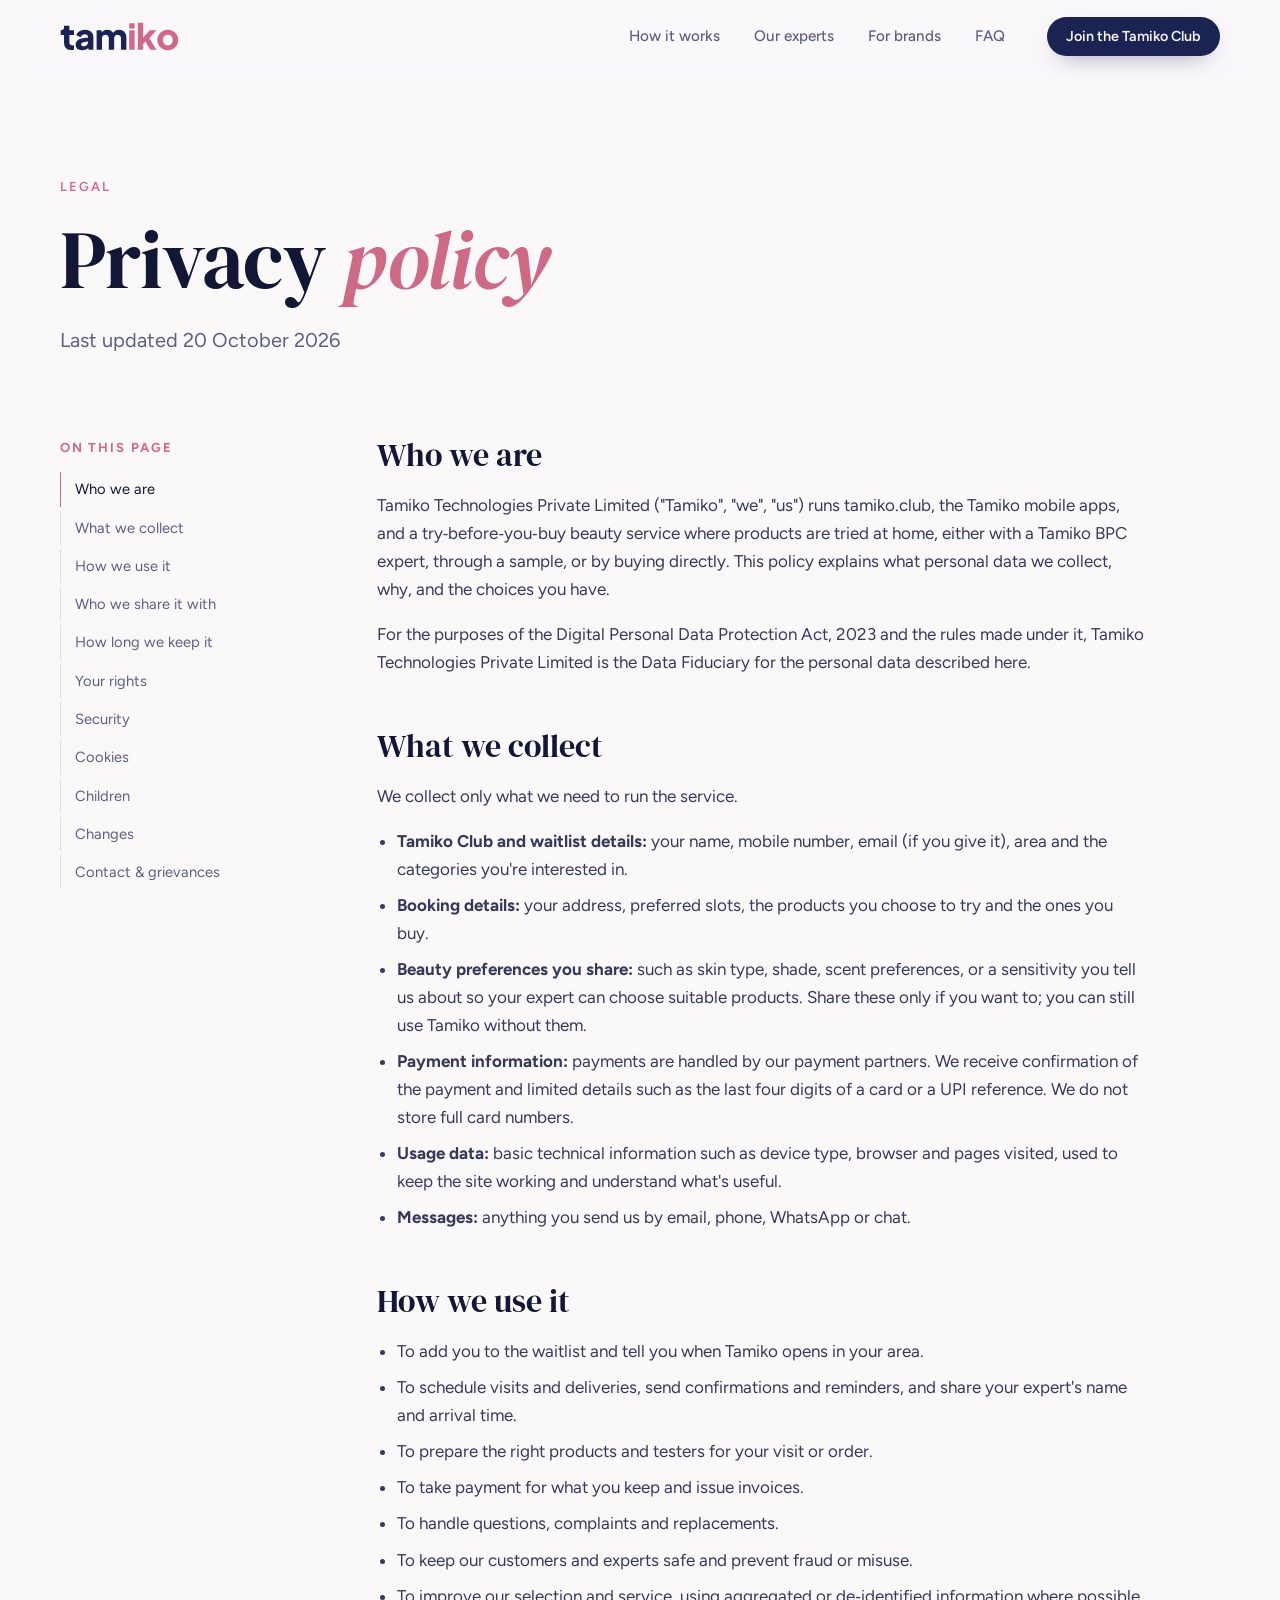
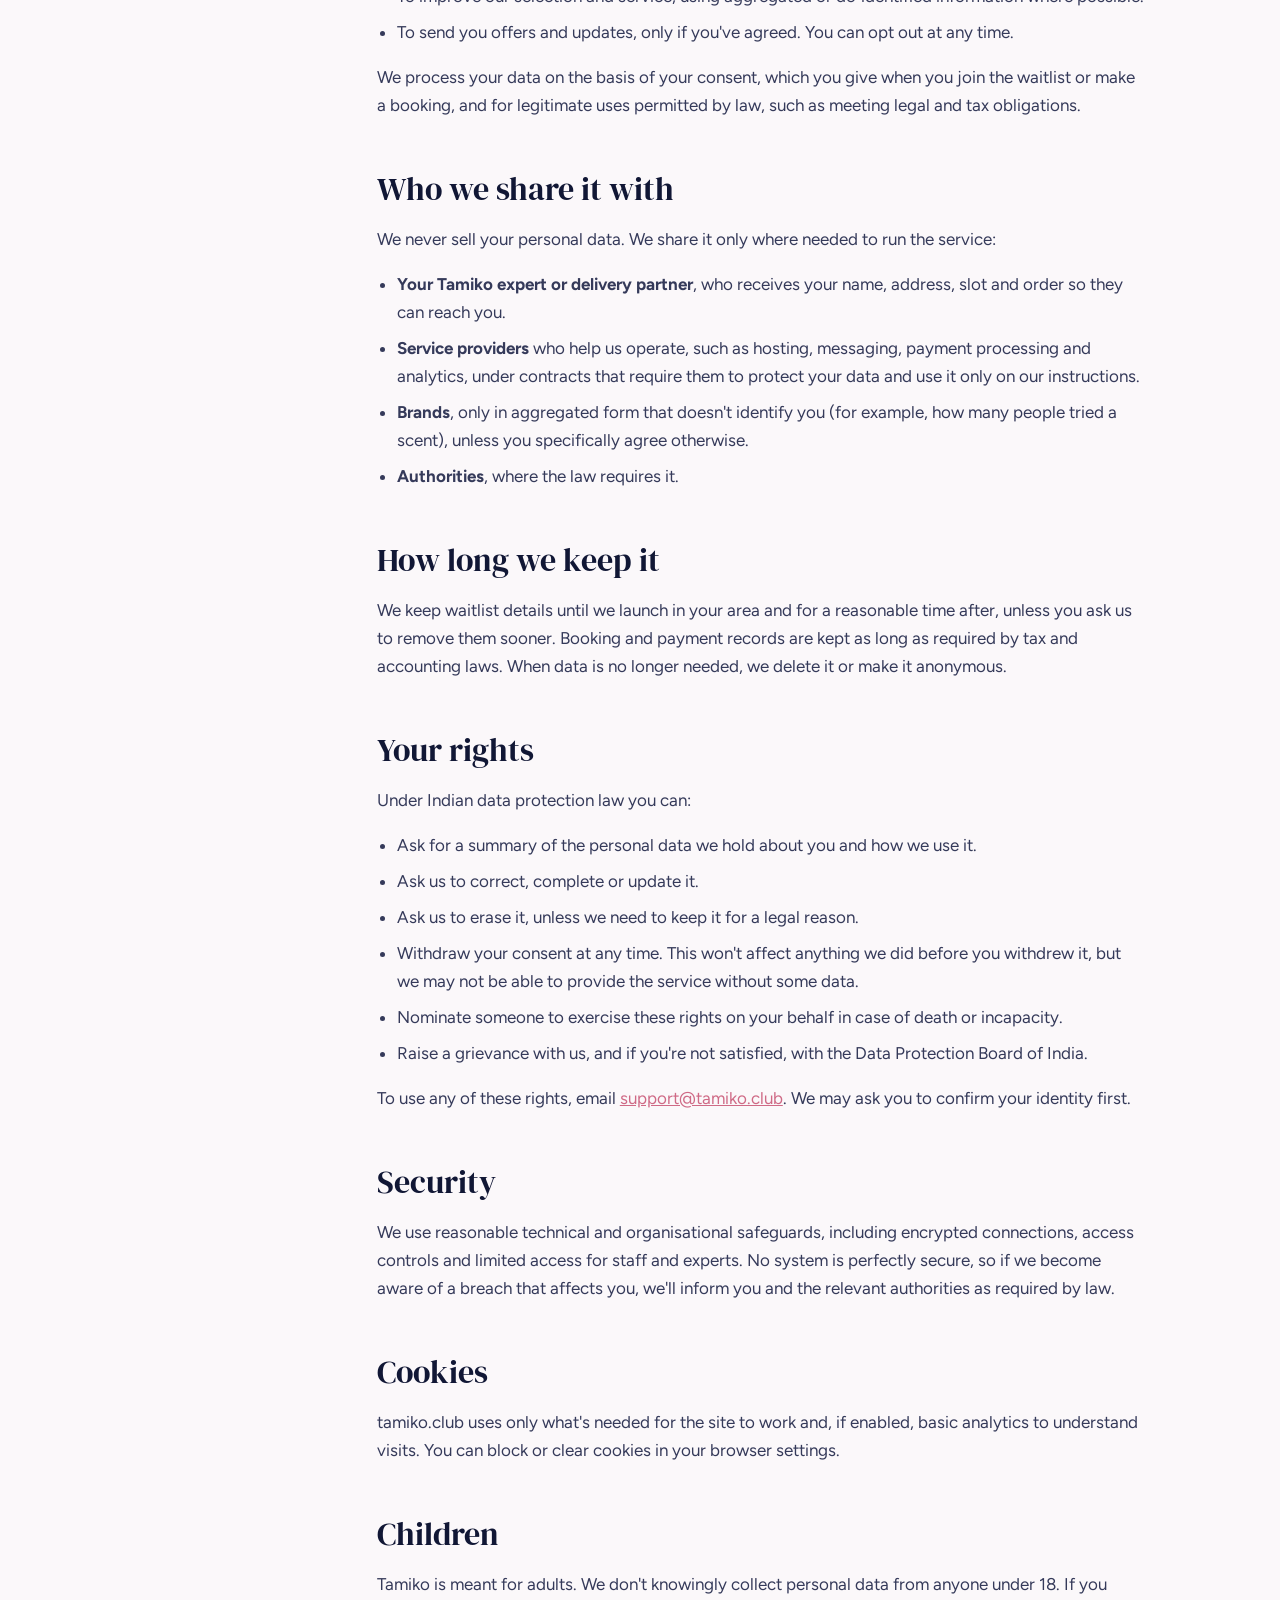
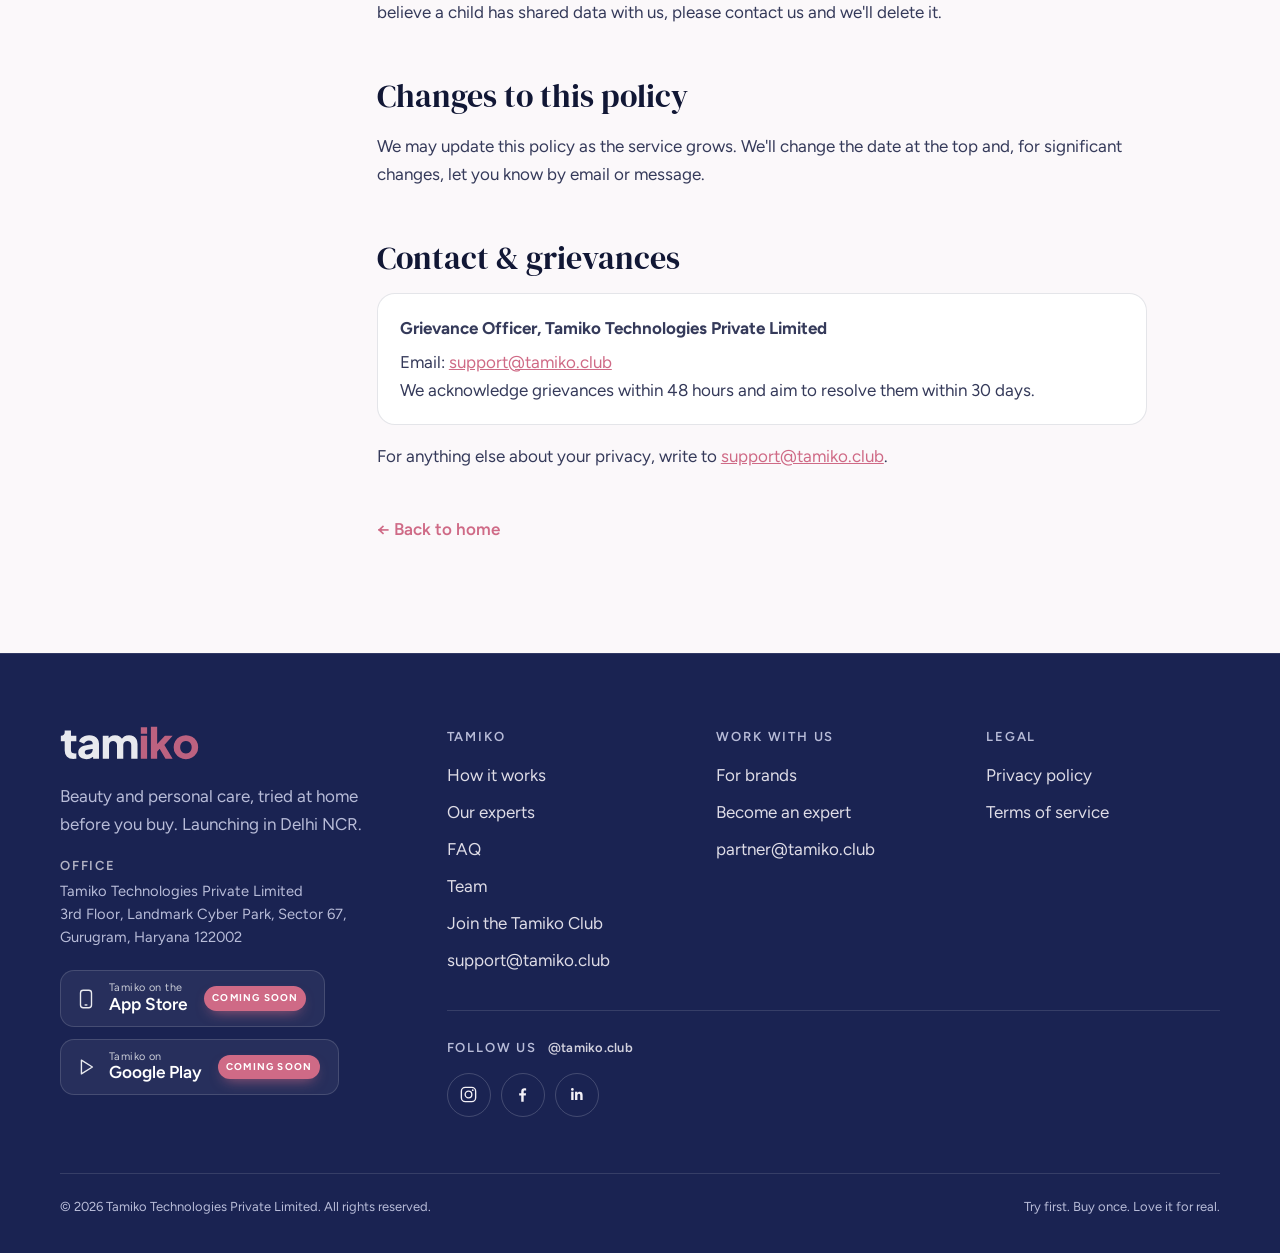
<file: privacy.html>
<!doctype html>
<html lang="en">
<head>
<meta charset="utf-8">
<meta name="viewport" content="width=device-width, initial-scale=1, viewport-fit=cover">
<title>Tamiko Privacy Policy</title>
<meta name="claude:viewport-fit-sides" content="cover">
<meta name="description" content="How Tamiko collects, uses and protects your personal data.">
<meta name="robots" content="index, follow, max-image-preview:large">
<link rel="canonical" href="https://tamiko.club/privacy">
<meta property="og:site_name" content="Tamiko">
<meta property="og:locale" content="en_IN">
<meta property="og:url" content="https://tamiko.club/privacy">
<meta property="og:title" content="Tamiko Privacy Policy">
<meta property="og:description" content="How Tamiko collects, uses and protects your personal data.">
<meta property="og:image" content="https://tamiko.club/images/og-image.jpg">
<meta property="og:type" content="website">
<meta name="twitter:card" content="summary_large_image">
<meta name="twitter:title" content="Tamiko Privacy Policy">
<meta name="twitter:description" content="How Tamiko collects, uses and protects your personal data.">
<meta name="twitter:image" content="https://tamiko.club/images/og-image.jpg">
<link rel="apple-touch-icon" href="logo-mark.svg">

<meta name="theme-color" content="#FBF8FA">
<link rel="icon" href="tamiko-icon.svg?v=3" type="image/svg+xml">
<link rel="apple-touch-icon" href="apple-touch-icon.png">
<link rel="preconnect" href="https://fonts.googleapis.com">
<link rel="preconnect" href="https://fonts.gstatic.com" crossorigin>
<link rel="stylesheet" href="https://fonts.googleapis.com/css2?family=DM+Serif+Display:ital@0;1&family=Figtree:wght@400;500;600;700&display=swap">
<link rel="stylesheet" href="site.css?v=7dc139cb">
<style>
.legal-grid { display: grid; grid-template-columns: 240px 1fr; gap: clamp(32px, 6vw, 80px); padding-block: 8px 110px; align-items: start; }
.toc { position: sticky; top: 100px; display: grid; gap: 4px; font-size: .92rem; }
.toc p { font-size: var(--s--1); font-weight: 700; letter-spacing: .14em; text-transform: uppercase; color: var(--rose); margin: 0 0 10px; }
.toc a { text-decoration: none; color: var(--muted); padding: 5px 0 5px 14px; border-left: 1px solid var(--line); transition: color .25s, border-color .25s; }
.toc a:hover, .toc a.on { color: var(--ink); border-left-color: var(--rose); }
.prose { max-width: 70ch; min-width: 0; }
.prose h2 { font-family: var(--f-display); font-weight: 400; font-size: var(--s-2); line-height: 1.15; margin: 52px 0 12px; scroll-margin-top: 100px; }
.prose h2:first-child { margin-top: 0; }
.prose p, .prose li { color: #353A5A; }
.prose ul { padding-left: 1.2em; display: grid; gap: 8px; }
.prose a { color: var(--rose); }
.note-box { background: #fff; border: 1px solid var(--line); border-radius: 18px; padding: 20px 22px; margin: 16px 0; }
.back { display: inline-flex; margin-top: 28px; color: var(--muted); text-decoration: none; font-weight: 600; }
.back:hover { color: var(--rose); }
@media (max-width: 860px) { .legal-grid { grid-template-columns: 1fr; } .toc { position: static; } }
</style>
</head>
<body>
<header class="site-head">
  <div class="wrap head-row">
    <a class="wordmark" href="/" aria-label="Tamiko home"><img src="logo.svg" alt="Tamiko" width="119" height="29"></a>
    <nav class="nav" id="nav" aria-label="Primary"><a href="/how-it-works">How it works</a><a href="/experts">Our experts</a><a href="/brands">For brands</a><a href="/faq">FAQ</a></nav>
    <a class="btn btn-primary btn-sm" href="/join">Join the Tamiko Club</a>
    <button class="menu-btn" type="button" aria-label="Menu" aria-controls="nav" aria-expanded="false"><span></span></button>
  </div>
</header>
<main>

<section class="page-hero"><div class="wrap"><p class="eyebrow">Legal</p><h1 class="h-display">Privacy <em>policy</em></h1><p class="lede">Last updated 20 October 2026</p></div></section>
<section><div class="wrap legal-grid">
      <nav class="toc" aria-label="On this page">
        <p>On this page</p>
        <a href="#who">Who we are</a>
        <a href="#collect">What we collect</a>
        <a href="#use">How we use it</a>
        <a href="#share">Who we share it with</a>
        <a href="#keep">How long we keep it</a>
        <a href="#rights">Your rights</a>
        <a href="#security">Security</a>
        <a href="#cookies">Cookies</a>
        <a href="#children">Children</a>
        <a href="#changes">Changes</a>
        <a href="#contact">Contact &amp; grievances</a>
      </nav>

      <article class="prose">
        <h2 id="who">Who we are</h2>
        <p>Tamiko Technologies Private Limited ("Tamiko", "we", "us") runs tamiko.club, the Tamiko mobile apps, and a try‑before‑you‑buy beauty service where products are tried at home, either with a Tamiko BPC expert, through a sample, or by buying directly. This policy explains what personal data we collect, why, and the choices you have.</p>
        <p>For the purposes of the Digital Personal Data Protection Act, 2023 and the rules made under it, Tamiko Technologies Private Limited is the Data Fiduciary for the personal data described here.</p>

        <h2 id="collect">What we collect</h2>
        <p>We collect only what we need to run the service.</p>
        <ul>
          <li><strong>Tamiko Club and waitlist details:</strong> your name, mobile number, email (if you give it), area and the categories you're interested in.</li>
          <li><strong>Booking details:</strong> your address, preferred slots, the products you choose to try and the ones you buy.</li>
          <li><strong>Beauty preferences you share:</strong> such as skin type, shade, scent preferences, or a sensitivity you tell us about so your expert can choose suitable products. Share these only if you want to; you can still use Tamiko without them.</li>
          <li><strong>Payment information:</strong> payments are handled by our payment partners. We receive confirmation of the payment and limited details such as the last four digits of a card or a UPI reference. We do not store full card numbers.</li>
          <li><strong>Usage data:</strong> basic technical information such as device type, browser and pages visited, used to keep the site working and understand what's useful.</li>
          <li><strong>Messages:</strong> anything you send us by email, phone, WhatsApp or chat.</li>
        </ul>

        <h2 id="use">How we use it</h2>
        <ul>
          <li>To add you to the waitlist and tell you when Tamiko opens in your area.</li>
          <li>To schedule visits and deliveries, send confirmations and reminders, and share your expert's name and arrival time.</li>
          <li>To prepare the right products and testers for your visit or order.</li>
          <li>To take payment for what you keep and issue invoices.</li>
          <li>To handle questions, complaints and replacements.</li>
          <li>To keep our customers and experts safe and prevent fraud or misuse.</li>
          <li>To improve our selection and service, using aggregated or de‑identified information where possible.</li>
          <li>To send you offers and updates, only if you've agreed. You can opt out at any time.</li>
        </ul>
        <p>We process your data on the basis of your consent, which you give when you join the waitlist or make a booking, and for legitimate uses permitted by law, such as meeting legal and tax obligations.</p>

        <h2 id="share">Who we share it with</h2>
        <p>We never sell your personal data. We share it only where needed to run the service:</p>
        <ul>
          <li><strong>Your Tamiko expert or delivery partner</strong>, who receives your name, address, slot and order so they can reach you.</li>
          <li><strong>Service providers</strong> who help us operate, such as hosting, messaging, payment processing and analytics, under contracts that require them to protect your data and use it only on our instructions.</li>
          <li><strong>Brands</strong>, only in aggregated form that doesn't identify you (for example, how many people tried a scent), unless you specifically agree otherwise.</li>
          <li><strong>Authorities</strong>, where the law requires it.</li>
        </ul>

        <h2 id="keep">How long we keep it</h2>
        <p>We keep waitlist details until we launch in your area and for a reasonable time after, unless you ask us to remove them sooner. Booking and payment records are kept as long as required by tax and accounting laws. When data is no longer needed, we delete it or make it anonymous.</p>

        <h2 id="rights">Your rights</h2>
        <p>Under Indian data protection law you can:</p>
        <ul>
          <li>Ask for a summary of the personal data we hold about you and how we use it.</li>
          <li>Ask us to correct, complete or update it.</li>
          <li>Ask us to erase it, unless we need to keep it for a legal reason.</li>
          <li>Withdraw your consent at any time. This won't affect anything we did before you withdrew it, but we may not be able to provide the service without some data.</li>
          <li>Nominate someone to exercise these rights on your behalf in case of death or incapacity.</li>
          <li>Raise a grievance with us, and if you're not satisfied, with the Data Protection Board of India.</li>
        </ul>
        <p>To use any of these rights, email <a href="mailto:support@tamiko.club">support@tamiko.club</a>. We may ask you to confirm your identity first.</p>

        <h2 id="security">Security</h2>
        <p>We use reasonable technical and organisational safeguards, including encrypted connections, access controls and limited access for staff and experts. No system is perfectly secure, so if we become aware of a breach that affects you, we'll inform you and the relevant authorities as required by law.</p>

        <h2 id="cookies">Cookies</h2>
        <p>tamiko.club uses only what's needed for the site to work and, if enabled, basic analytics to understand visits. You can block or clear cookies in your browser settings.</p>

        <h2 id="children">Children</h2>
        <p>Tamiko is meant for adults. We don't knowingly collect personal data from anyone under 18. If you believe a child has shared data with us, please contact us and we'll delete it.</p>

        <h2 id="changes">Changes to this policy</h2>
        <p>We may update this policy as the service grows. We'll change the date at the top and, for significant changes, let you know by email or message.</p>

        <h2 id="contact">Contact &amp; grievances</h2>
        <div class="note-box">
          <p style="margin:0 0 6px"><strong>Grievance Officer, Tamiko Technologies Private Limited</strong></p>
          <p style="margin:0">Email: <a href="mailto:support@tamiko.club">support@tamiko.club</a><br>We acknowledge grievances within 48 hours and aim to resolve them within 30 days.</p>
        </div>
        <p>For anything else about your privacy, write to <a href="mailto:support@tamiko.club">support@tamiko.club</a>.</p>
        <a class="back" href="/">← Back to home</a>
      </article></div></section>

</main>
<footer class="site-foot">
  <div class="wrap">
    <div class="foot-grid">
      <div>
        <a class="wordmark" href="/" aria-label="Tamiko home"><img src="logo-white.svg" alt="Tamiko" width="140" height="34"></a>
        <p class="foot-tag">Beauty and personal care, tried at home before you buy. Launching in Delhi NCR.</p>
        <address class="foot-addr"><span>Office</span>Tamiko Technologies Private Limited<br>3rd Floor, Landmark Cyber Park, Sector 67, Gurugram, Haryana 122002</address>
        <div class="stores stores-foot"><span class="store" aria-label="Tamiko on the App Store, coming soon"><svg viewBox="0 0 24 24" width="22" height="22" fill="none" stroke="currentColor" stroke-width="1.5" aria-hidden="true"><rect x="6" y="2.5" width="12" height="19" rx="3"/><path d="M10.5 18.5h3"/></svg><span class="store-txt"><small>Tamiko on the</small><b>App Store</b></span><em class="soon">Coming soon</em></span><span class="store" aria-label="Tamiko on Google Play, coming soon"><svg viewBox="0 0 24 24" width="22" height="22" fill="none" stroke="currentColor" stroke-width="1.5" aria-hidden="true"><path d="M7 4.5v15l12-7.5z" stroke-linejoin="round"/></svg><span class="store-txt"><small>Tamiko on</small><b>Google Play</b></span><em class="soon">Coming soon</em></span></div>
      </div>
      <div><h4>Tamiko</h4><ul><li><a href="/how-it-works">How it works</a></li><li><a href="/experts">Our experts</a></li><li><a href="/faq">FAQ</a></li><li><a href="/team">Team</a></li><li><a href="/join">Join the Tamiko Club</a></li><li><a href="mailto:support@tamiko.club">support@<wbr>tamiko.club</a></li></ul></div>
      <div><h4>Work with us</h4><ul><li><a href="/brands">For brands</a></li><li><a href="/experts#apply">Become an expert</a></li><li><a href="mailto:partner@tamiko.club">partner@<wbr>tamiko.club</a></li></ul></div>
      <div><h4>Legal</h4><ul><li><a href="/privacy">Privacy policy</a></li><li><a href="/terms">Terms of service</a></li></ul></div>
      <div class="follow"><h4>Follow us <em>@tamiko.club</em></h4><div class="socs"><a class="soc" href="https://www.instagram.com/tamiko.club" target="_blank" rel="noopener" aria-label="Tamiko on Instagram"><svg viewBox="0 0 24 24" width="19" height="19" fill="none" stroke="currentColor" stroke-width="1.7" aria-hidden="true"><rect x="3" y="3" width="18" height="18" rx="5"/><circle cx="12" cy="12" r="4.2"/><circle cx="17.4" cy="6.6" r="1.1" fill="currentColor" stroke="none"/></svg></a><a class="soc" href="https://www.facebook.com/tamiko.club" target="_blank" rel="noopener" aria-label="Tamiko on Facebook"><svg viewBox="0 0 24 24" width="19" height="19" fill="currentColor" aria-hidden="true"><path d="M13.5 21v-7.6h2.6l.4-3h-3V8.5c0-.9.3-1.5 1.5-1.5h1.6V4.3c-.3 0-1.2-.1-2.3-.1-2.3 0-3.9 1.4-3.9 4v2.2H7.8v3h2.6V21z"/></svg></a><a class="soc" href="https://www.linkedin.com/company/tamikoclub" target="_blank" rel="noopener" aria-label="Tamiko on LinkedIn"><svg viewBox="0 0 24 24" width="19" height="19" fill="currentColor" aria-hidden="true"><path d="M5.3 8.6h3v10.2h-3zM6.8 3.9a1.75 1.75 0 1 1 0 3.5 1.75 1.75 0 0 1 0-3.5zM10.2 8.6h2.9V10h.04c.4-.76 1.4-1.6 2.9-1.6 3.1 0 3.7 2 3.7 4.7v5.7h-3v-5c0-1.2 0-2.7-1.7-2.7s-1.9 1.3-1.9 2.6v5.1h-3z"/></svg></a></div></div>
    </div>
    <div class="foot-base"><span>© 2026 Tamiko Technologies Private Limited. All rights reserved.</span><span>Try first. Buy once. Love it for real.</span></div>
  </div>
</footer>
<script src="site.js?v=7dc139cb"></script>
<script>
(() => { const L=[...document.querySelectorAll('.toc a')], S=L.map(a=>document.querySelector(a.getAttribute('href')));
  const on=()=>{let i=0;S.forEach((s,k)=>{if(s&&s.getBoundingClientRect().top<140)i=k});L.forEach((a,k)=>a.classList.toggle('on',k===i))};
  addEventListener('scroll',on,{passive:true});on(); })();
</script>
</body>
</html>
</file>
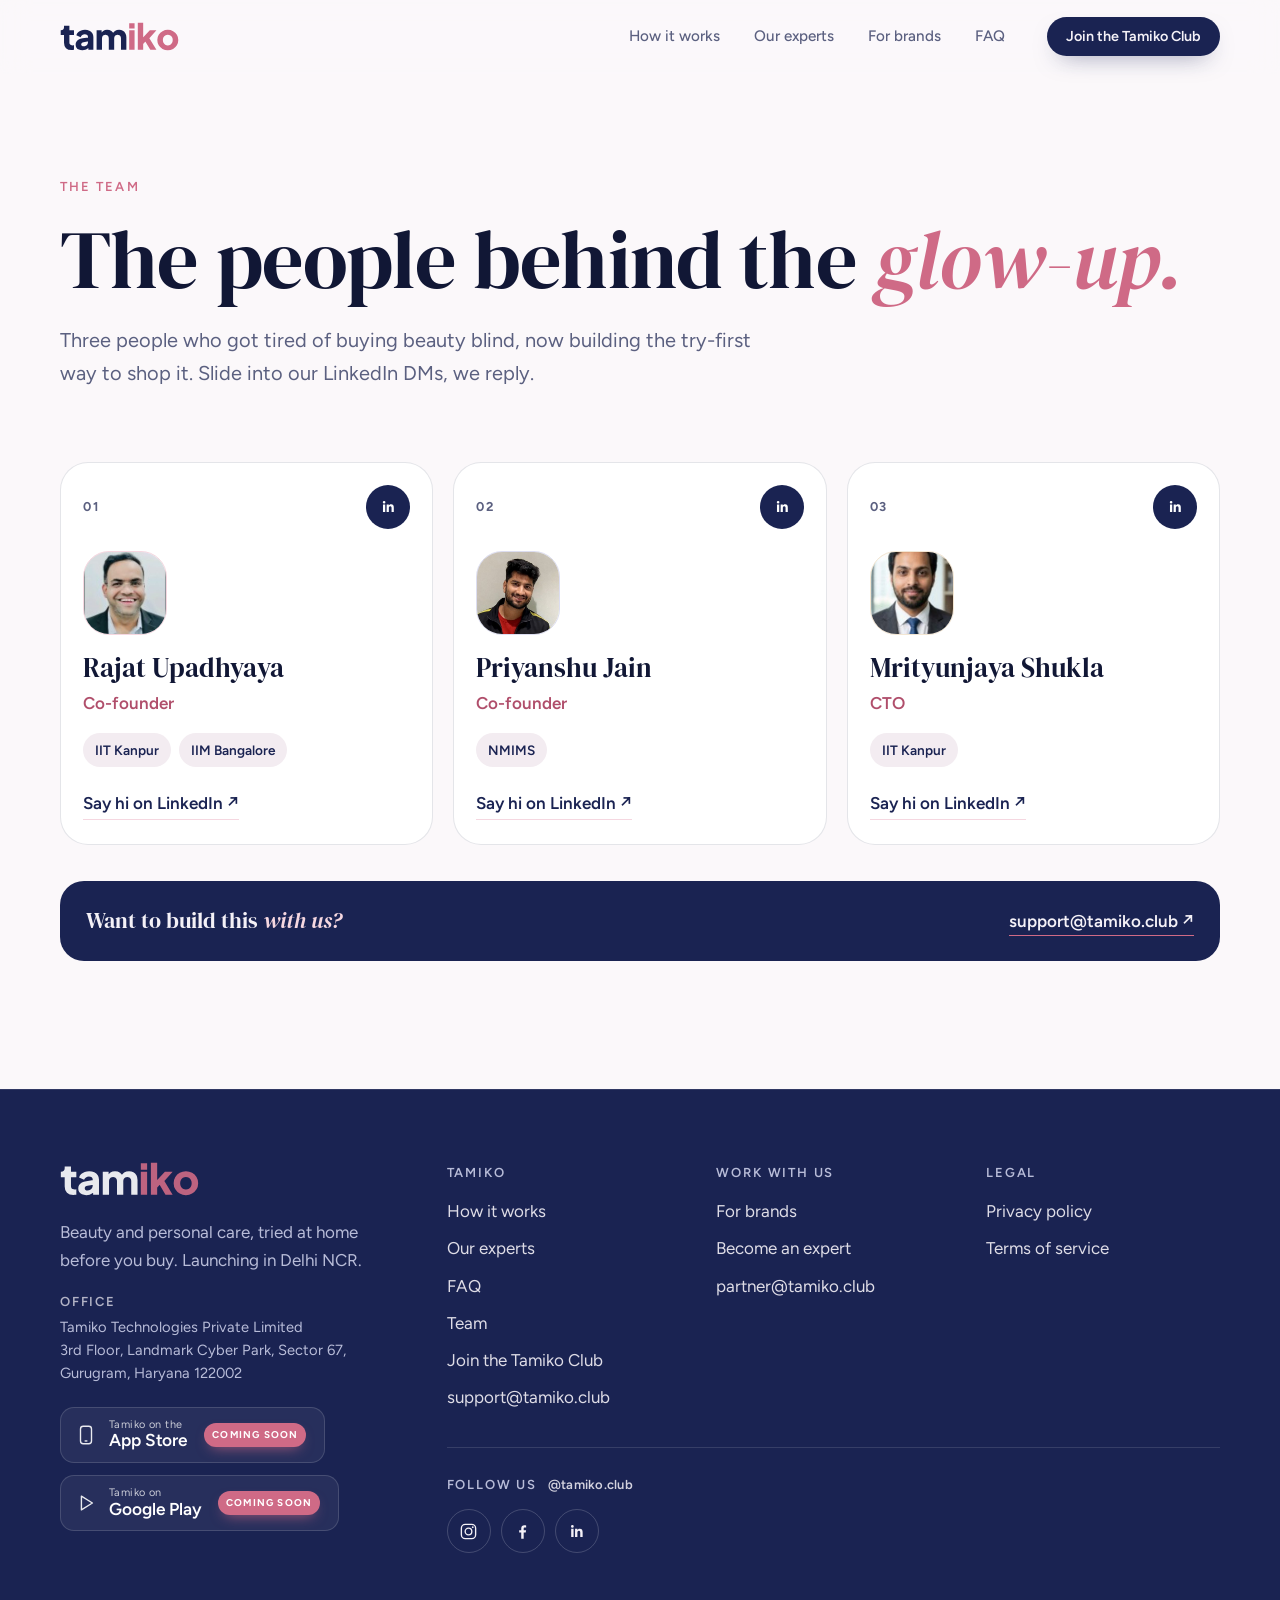
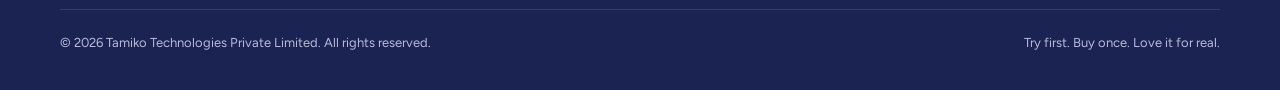
<file: team.html>
<!doctype html>
<html lang="en">
<head>
<meta charset="utf-8">
<meta name="viewport" content="width=device-width, initial-scale=1, viewport-fit=cover">
<title>Team · Tamiko Club</title>
<meta name="claude:viewport-fit-sides" content="cover">
<meta name="description" content="Meet the team behind Tamiko Club: Rajat Upadhyaya, Priyanshu Jain and Mrityunjaya Shukla, building try-before-you-buy beauty in Delhi NCR.">
<meta name="robots" content="index, follow, max-image-preview:large">
<link rel="canonical" href="https://tamiko.club/team">
<meta property="og:site_name" content="Tamiko">
<meta property="og:locale" content="en_IN">
<meta property="og:url" content="https://tamiko.club/team">
<meta property="og:title" content="Team · Tamiko Club">
<meta property="og:description" content="Meet the team behind Tamiko Club: Rajat Upadhyaya, Priyanshu Jain and Mrityunjaya Shukla, building try-before-you-buy beauty in Delhi NCR.">
<meta property="og:image" content="https://tamiko.club/images/og-image.jpg">
<meta property="og:type" content="website">
<meta name="twitter:card" content="summary_large_image">
<meta name="twitter:title" content="Team · Tamiko Club">
<meta name="twitter:description" content="Meet the team behind Tamiko Club: Rajat Upadhyaya, Priyanshu Jain and Mrityunjaya Shukla, building try-before-you-buy beauty in Delhi NCR.">
<meta name="twitter:image" content="https://tamiko.club/images/og-image.jpg">
<link rel="apple-touch-icon" href="logo-mark.svg">
<meta name="theme-color" content="#FBF8FA">
<link rel="icon" href="tamiko-icon.svg?v=3" type="image/svg+xml">
<link rel="apple-touch-icon" href="apple-touch-icon.png">
<link rel="preconnect" href="https://fonts.googleapis.com">
<link rel="preconnect" href="https://fonts.gstatic.com" crossorigin>
<link rel="stylesheet" href="https://fonts.googleapis.com/css2?family=DM+Serif+Display:ital@0;1&family=Figtree:wght@400;500;600;700&display=swap">
<link rel="stylesheet" href="site.css?v=7dc139cb">
<style>
.faq-layout { display: grid; grid-template-columns: 240px 1fr; gap: clamp(32px, 6vw, 80px); align-items: start; }
.faq-toc { position: sticky; top: 100px; display: grid; gap: 4px; }
.faq-toc a { text-decoration: none; color: var(--muted); padding: 7px 0 7px 14px; border-left: 1px solid var(--line); transition: color .25s, border-color .25s; }
.faq-toc a:hover { color: var(--ink); border-left-color: var(--rose); }
.faq-group { margin-bottom: 56px; scroll-margin-top: 100px; }
.faq-group h2 { font-family: var(--f-display); font-weight: 400; font-size: var(--s-2); margin: 0 0 10px; }
@media (max-width: 860px) { .faq-layout { grid-template-columns: 1fr; } .faq-toc { position: static; display: flex; flex-wrap: wrap; gap: 8px; } .faq-toc a { border: 1px solid var(--line); border-radius: 999px; padding: 7px 14px; } }
.tm-av img { width: 100%; height: 100%; object-fit: cover; display: block; filter: saturate(1.02); }
.tm:hover .tm-av img { transform: scale(1.04); transition: transform .4s var(--ease); }
</style>
<script type="application/ld+json">{"@context": "https://schema.org", "@type": "Organization", "@id": "https://tamiko.club/#org", "name": "Tamiko", "url": "https://tamiko.club/", "founder": [{"@type": "Person", "name": "Rajat Upadhyaya", "jobTitle": "Co-founder", "sameAs": "https://www.linkedin.com/in/rajat-upadhyaya-03276920/", "alumniOf": [{"@type": "CollegeOrUniversity", "name": "IIT Kanpur"}, {"@type": "CollegeOrUniversity", "name": "IIM Bangalore"}]}, {"@type": "Person", "name": "Priyanshu Jain", "jobTitle": "Co-founder", "sameAs": "https://www.linkedin.com/in/priyanshu18/", "alumniOf": [{"@type": "CollegeOrUniversity", "name": "NMIMS"}]}], "employee": [{"@type": "Person", "name": "Mrityunjaya Shukla", "jobTitle": "CTO", "sameAs": "https://www.linkedin.com/in/mrityunjaya-shukla-97b70423/"}]}</script>
<style>
.team-grid { display: grid; grid-template-columns: repeat(3, minmax(0, 1fr)); gap: 20px; }
.tm { position: relative; background: #fff; border: 1px solid var(--line); border-radius: 28px; padding: 22px 22px 24px; display: flex; flex-direction: column; align-items: flex-start; transition: transform .35s var(--ease), box-shadow .35s var(--ease), border-color .35s var(--ease); }
.tm:hover { transform: translateY(-6px) rotate(-.6deg); border-color: var(--rose-soft); box-shadow: 0 26px 50px -30px rgba(26,35,82,.45); }
.tm:nth-child(2):hover { transform: translateY(-6px) rotate(.6deg); }
.tm-top { width: 100%; display: flex; justify-content: space-between; align-items: center; }
.tm-n { font-size: .8rem; font-weight: 700; letter-spacing: .14em; color: var(--muted); }
.tm-li { width: 44px; height: 44px; border-radius: 50%; display: inline-flex; align-items: center; justify-content: center; background: var(--navy); color: #fff; transition: background .25s var(--ease), transform .25s var(--ease); }
.tm-li:hover, .tm-li:focus-visible { background: var(--rose-deep, #B04E6B); transform: scale(1.06); }
.tm-av { margin: 22px 0 18px; width: 84px; height: 84px; border-radius: 26px; overflow: hidden; padding: 0; display: flex; align-items: center; justify-content: center; font-family: var(--f-display); font-size: 2rem; color: var(--navy); background: linear-gradient(135deg, var(--rose-soft), #fff 70%); border: 1px solid var(--rose-soft); }
.tm:nth-child(2) .tm-av { background: linear-gradient(135deg, #DCDDF0, #fff 70%); border-color: #DCDDF0; }
.tm:nth-child(3) .tm-av { background: linear-gradient(135deg, #F3E6D3, #fff 70%); border-color: #F3E6D3; }
.tm-name { font-family: var(--f-display); font-weight: 400; font-size: 1.7rem; line-height: 1.1; margin: 0; }
.tm-role { margin: 6px 0 0; font-weight: 600; color: var(--rose-deep, #B04E6B); }
.tm-chips { display: flex; flex-wrap: wrap; gap: 8px; margin-top: 16px; }
.chip { padding: 6px 12px; border-radius: 999px; background: var(--paper-2, #F3ECF1); font-size: .85rem; font-weight: 600; color: var(--navy); }
.tm-link { margin-top: 22px; font-weight: 600; color: var(--navy); text-decoration: none; border-bottom: 1.5px solid var(--rose-soft); padding-bottom: 2px; }
.tm-link:hover { color: var(--rose-deep, #B04E6B); border-color: currentColor; }
.team-note { margin-top: 36px; display: flex; flex-wrap: wrap; justify-content: space-between; align-items: center; gap: 16px; padding: 22px 26px; border-radius: 24px; background: var(--navy); color: var(--on-navy); }
.team-note p { margin: 0; font-family: var(--f-display); font-size: 1.35rem; }
.team-note p em { color: var(--rose-soft); }
.team-note a { color: var(--on-navy); font-weight: 600; text-decoration: none; border-bottom: 1.5px solid var(--rose); }
@media (max-width: 900px) { .team-grid { grid-template-columns: 1fr; max-width: 460px; } }
</style>
</head>
<body>
<header class="site-head">
  <div class="wrap head-row">
    <a class="wordmark" href="/" aria-label="Tamiko home"><img src="logo.svg" alt="Tamiko" width="119" height="29"></a>
    <nav class="nav" id="nav" aria-label="Primary"><a href="/how-it-works">How it works</a><a href="/experts">Our experts</a><a href="/brands">For brands</a><a href="/faq">FAQ</a></nav>
    <a class="btn btn-primary btn-sm" href="/join">Join the Tamiko Club</a>
    <button class="menu-btn" type="button" aria-label="Menu" aria-controls="nav" aria-expanded="false"><span></span></button>
  </div>
</header>
<main>

<section class="page-hero">
  <div class="wrap">
    <p class="eyebrow">The team</p>
    <h1 class="h-display">The people behind the <em>glow-up.</em></h1>
    <p class="lede">Three people who got tired of buying beauty blind, now building the try-first way to shop it. Slide into our LinkedIn DMs, we reply.</p>
  </div>
</section>
<section class="pad" style="padding-top:0">
  <div class="wrap">
    <div class="team-grid"><article class="tm">
      <div class="tm-top"><span class="tm-n">01</span><a class="tm-li" href="https://www.linkedin.com/in/rajat-upadhyaya-03276920/" target="_blank" rel="noopener" aria-label="Rajat Upadhyaya on LinkedIn"><svg viewBox="0 0 24 24" width="18" height="18" fill="currentColor" aria-hidden="true"><path d="M5.3 8.6h3v10.2h-3zM6.8 3.9a1.75 1.75 0 1 1 0 3.5 1.75 1.75 0 0 1 0-3.5zM10.2 8.6h2.9V10h.04c.4-.76 1.4-1.6 2.9-1.6 3.1 0 3.7 2 3.7 4.7v5.7h-3v-5c0-1.2 0-2.7-1.7-2.7s-1.9 1.3-1.9 2.6v5.1h-3z"/></svg></a></div>
      <div class="tm-av"><img src="/images/team/rajat.jpg" alt="Rajat Upadhyaya" width="84" height="84" loading="lazy"></div>
      <h2 class="tm-name">Rajat Upadhyaya</h2>
      <p class="tm-role">Co-founder</p>
      <div class="tm-chips"><span class="chip">IIT Kanpur</span><span class="chip">IIM Bangalore</span></div>
      <a class="tm-link" href="https://www.linkedin.com/in/rajat-upadhyaya-03276920/" target="_blank" rel="noopener">Say hi on LinkedIn <span aria-hidden="true">↗</span></a>
    </article><article class="tm">
      <div class="tm-top"><span class="tm-n">02</span><a class="tm-li" href="https://www.linkedin.com/in/priyanshu18/" target="_blank" rel="noopener" aria-label="Priyanshu Jain on LinkedIn"><svg viewBox="0 0 24 24" width="18" height="18" fill="currentColor" aria-hidden="true"><path d="M5.3 8.6h3v10.2h-3zM6.8 3.9a1.75 1.75 0 1 1 0 3.5 1.75 1.75 0 0 1 0-3.5zM10.2 8.6h2.9V10h.04c.4-.76 1.4-1.6 2.9-1.6 3.1 0 3.7 2 3.7 4.7v5.7h-3v-5c0-1.2 0-2.7-1.7-2.7s-1.9 1.3-1.9 2.6v5.1h-3z"/></svg></a></div>
      <div class="tm-av"><img src="/images/team/priyanshu.jpg?v=2" alt="Priyanshu Jain" width="84" height="84" loading="lazy"></div>
      <h2 class="tm-name">Priyanshu Jain</h2>
      <p class="tm-role">Co-founder</p>
      <div class="tm-chips"><span class="chip">NMIMS</span></div>
      <a class="tm-link" href="https://www.linkedin.com/in/priyanshu18/" target="_blank" rel="noopener">Say hi on LinkedIn <span aria-hidden="true">↗</span></a>
    </article><article class="tm">
      <div class="tm-top"><span class="tm-n">03</span><a class="tm-li" href="https://www.linkedin.com/in/mrityunjaya-shukla-97b70423/" target="_blank" rel="noopener" aria-label="Mrityunjaya Shukla on LinkedIn"><svg viewBox="0 0 24 24" width="18" height="18" fill="currentColor" aria-hidden="true"><path d="M5.3 8.6h3v10.2h-3zM6.8 3.9a1.75 1.75 0 1 1 0 3.5 1.75 1.75 0 0 1 0-3.5zM10.2 8.6h2.9V10h.04c.4-.76 1.4-1.6 2.9-1.6 3.1 0 3.7 2 3.7 4.7v5.7h-3v-5c0-1.2 0-2.7-1.7-2.7s-1.9 1.3-1.9 2.6v5.1h-3z"/></svg></a></div>
      <div class="tm-av"><img src="/images/team/mrityunjaya.jpg" alt="Mrityunjaya Shukla" width="84" height="84" loading="lazy"></div>
      <h2 class="tm-name">Mrityunjaya Shukla</h2>
      <p class="tm-role">CTO</p>
      <div class="tm-chips"><span class="chip">IIT Kanpur</span></div>
      <a class="tm-link" href="https://www.linkedin.com/in/mrityunjaya-shukla-97b70423/" target="_blank" rel="noopener">Say hi on LinkedIn <span aria-hidden="true">↗</span></a>
    </article></div>
    <div class="team-note"><p>Want to build this <em>with us?</em></p><a href="mailto:support@tamiko.club?subject=Working%20at%20Tamiko">support@tamiko.club ↗</a></div>
  </div>
</section>
</main>
<footer class="site-foot">
  <div class="wrap">
    <div class="foot-grid">
      <div>
        <a class="wordmark" href="/" aria-label="Tamiko home"><img src="logo-white.svg" alt="Tamiko" width="140" height="34"></a>
        <p class="foot-tag">Beauty and personal care, tried at home before you buy. Launching in Delhi NCR.</p>
        <address class="foot-addr"><span>Office</span>Tamiko Technologies Private Limited<br>3rd Floor, Landmark Cyber Park, Sector 67, Gurugram, Haryana 122002</address>
        <div class="stores stores-foot"><span class="store" aria-label="Tamiko on the App Store, coming soon"><svg viewBox="0 0 24 24" width="22" height="22" fill="none" stroke="currentColor" stroke-width="1.5" aria-hidden="true"><rect x="6" y="2.5" width="12" height="19" rx="3"/><path d="M10.5 18.5h3"/></svg><span class="store-txt"><small>Tamiko on the</small><b>App Store</b></span><em class="soon">Coming soon</em></span><span class="store" aria-label="Tamiko on Google Play, coming soon"><svg viewBox="0 0 24 24" width="22" height="22" fill="none" stroke="currentColor" stroke-width="1.5" aria-hidden="true"><path d="M7 4.5v15l12-7.5z" stroke-linejoin="round"/></svg><span class="store-txt"><small>Tamiko on</small><b>Google Play</b></span><em class="soon">Coming soon</em></span></div>
      </div>
      <div><h4>Tamiko</h4><ul><li><a href="/how-it-works">How it works</a></li><li><a href="/experts">Our experts</a></li><li><a href="/faq">FAQ</a></li><li><a href="/team">Team</a></li><li><a href="/join">Join the Tamiko Club</a></li><li><a href="mailto:support@tamiko.club">support@<wbr>tamiko.club</a></li></ul></div>
      <div><h4>Work with us</h4><ul><li><a href="/brands">For brands</a></li><li><a href="/experts#apply">Become an expert</a></li><li><a href="mailto:partner@tamiko.club">partner@<wbr>tamiko.club</a></li></ul></div>
      <div><h4>Legal</h4><ul><li><a href="/privacy">Privacy policy</a></li><li><a href="/terms">Terms of service</a></li></ul></div>
      <div class="follow"><h4>Follow us <em>@tamiko.club</em></h4><div class="socs"><a class="soc" href="https://www.instagram.com/tamiko.club" target="_blank" rel="noopener" aria-label="Tamiko on Instagram"><svg viewBox="0 0 24 24" width="19" height="19" fill="none" stroke="currentColor" stroke-width="1.7" aria-hidden="true"><rect x="3" y="3" width="18" height="18" rx="5"/><circle cx="12" cy="12" r="4.2"/><circle cx="17.4" cy="6.6" r="1.1" fill="currentColor" stroke="none"/></svg></a><a class="soc" href="https://www.facebook.com/tamiko.club" target="_blank" rel="noopener" aria-label="Tamiko on Facebook"><svg viewBox="0 0 24 24" width="19" height="19" fill="currentColor" aria-hidden="true"><path d="M13.5 21v-7.6h2.6l.4-3h-3V8.5c0-.9.3-1.5 1.5-1.5h1.6V4.3c-.3 0-1.2-.1-2.3-.1-2.3 0-3.9 1.4-3.9 4v2.2H7.8v3h2.6V21z"/></svg></a><a class="soc" href="https://www.linkedin.com/company/tamikoclub" target="_blank" rel="noopener" aria-label="Tamiko on LinkedIn"><svg viewBox="0 0 24 24" width="19" height="19" fill="currentColor" aria-hidden="true"><path d="M5.3 8.6h3v10.2h-3zM6.8 3.9a1.75 1.75 0 1 1 0 3.5 1.75 1.75 0 0 1 0-3.5zM10.2 8.6h2.9V10h.04c.4-.76 1.4-1.6 2.9-1.6 3.1 0 3.7 2 3.7 4.7v5.7h-3v-5c0-1.2 0-2.7-1.7-2.7s-1.9 1.3-1.9 2.6v5.1h-3z"/></svg></a></div></div>
    </div>
    <div class="foot-base"><span>© 2026 Tamiko Technologies Private Limited. All rights reserved.</span><span>Try first. Buy once. Love it for real.</span></div>
  </div>
</footer>
<script src="site.js?v=7dc139cb"></script>

</body>
</html>
</file>
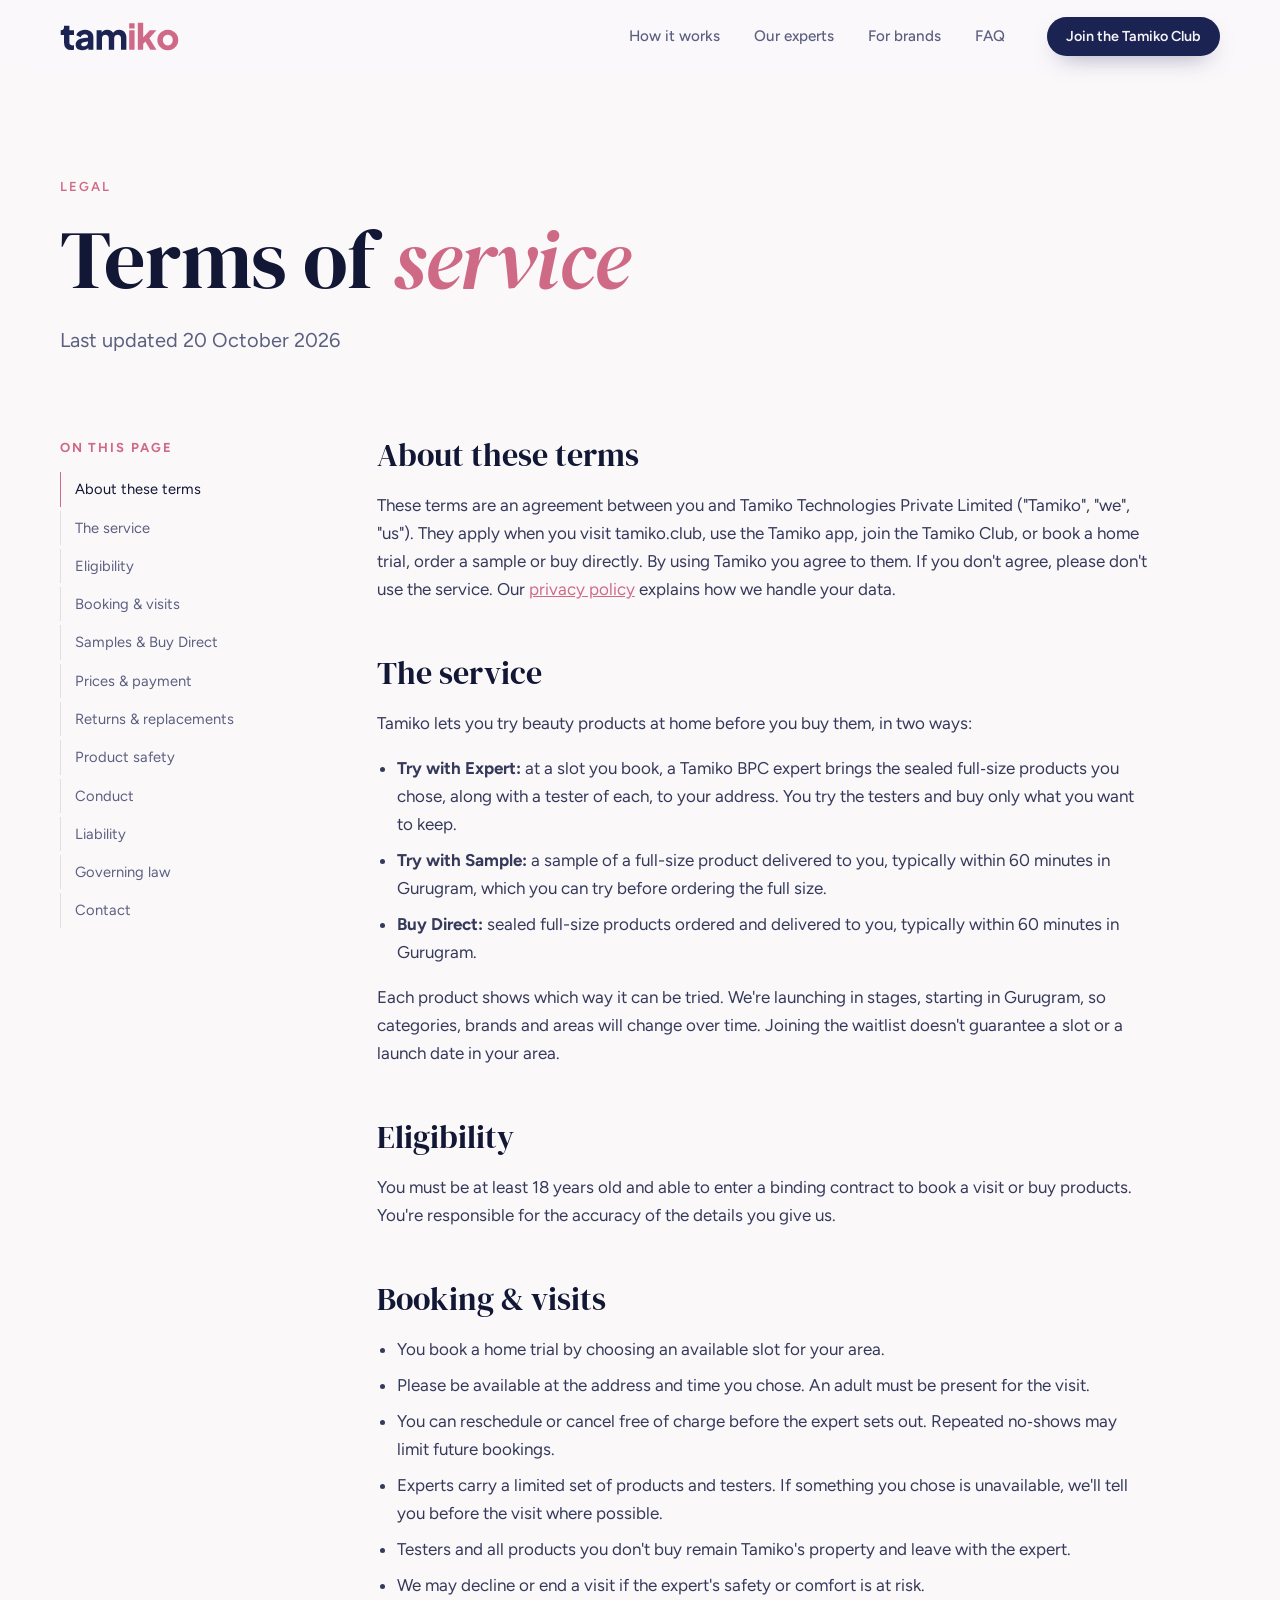
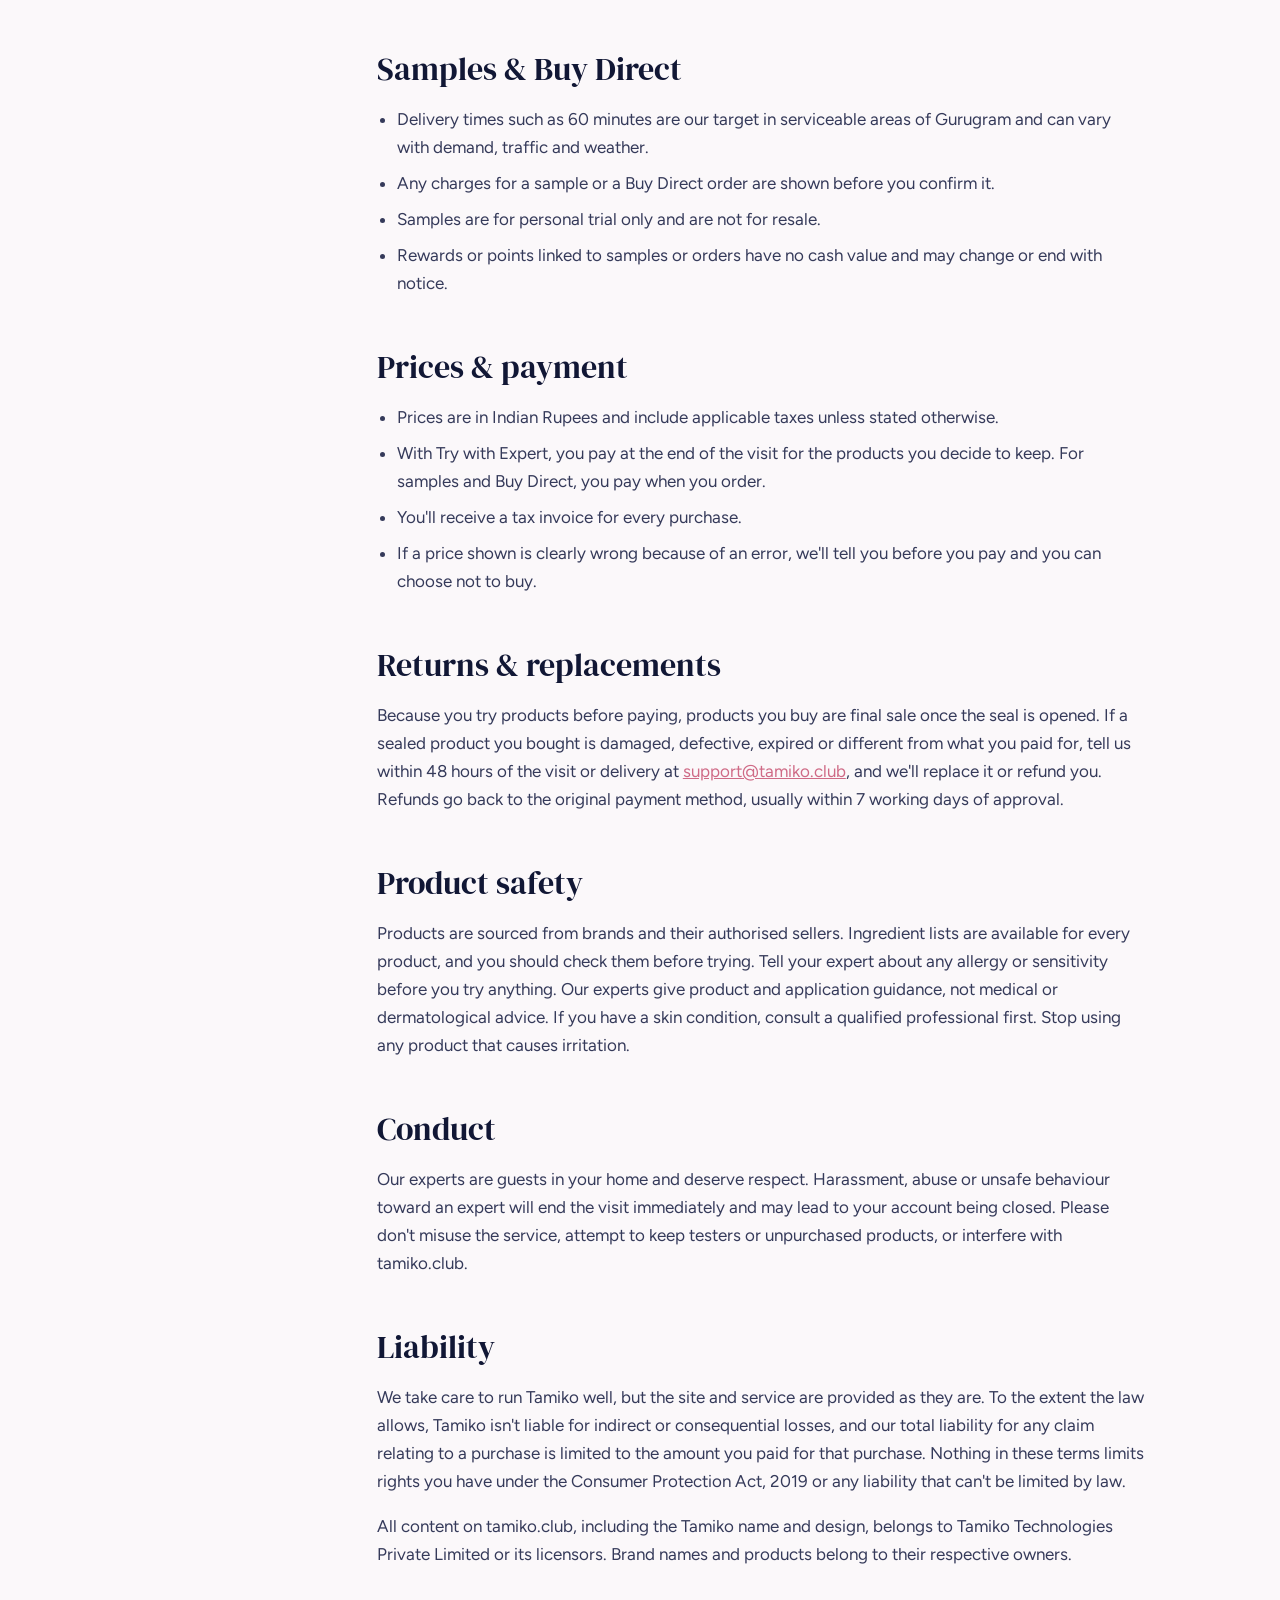
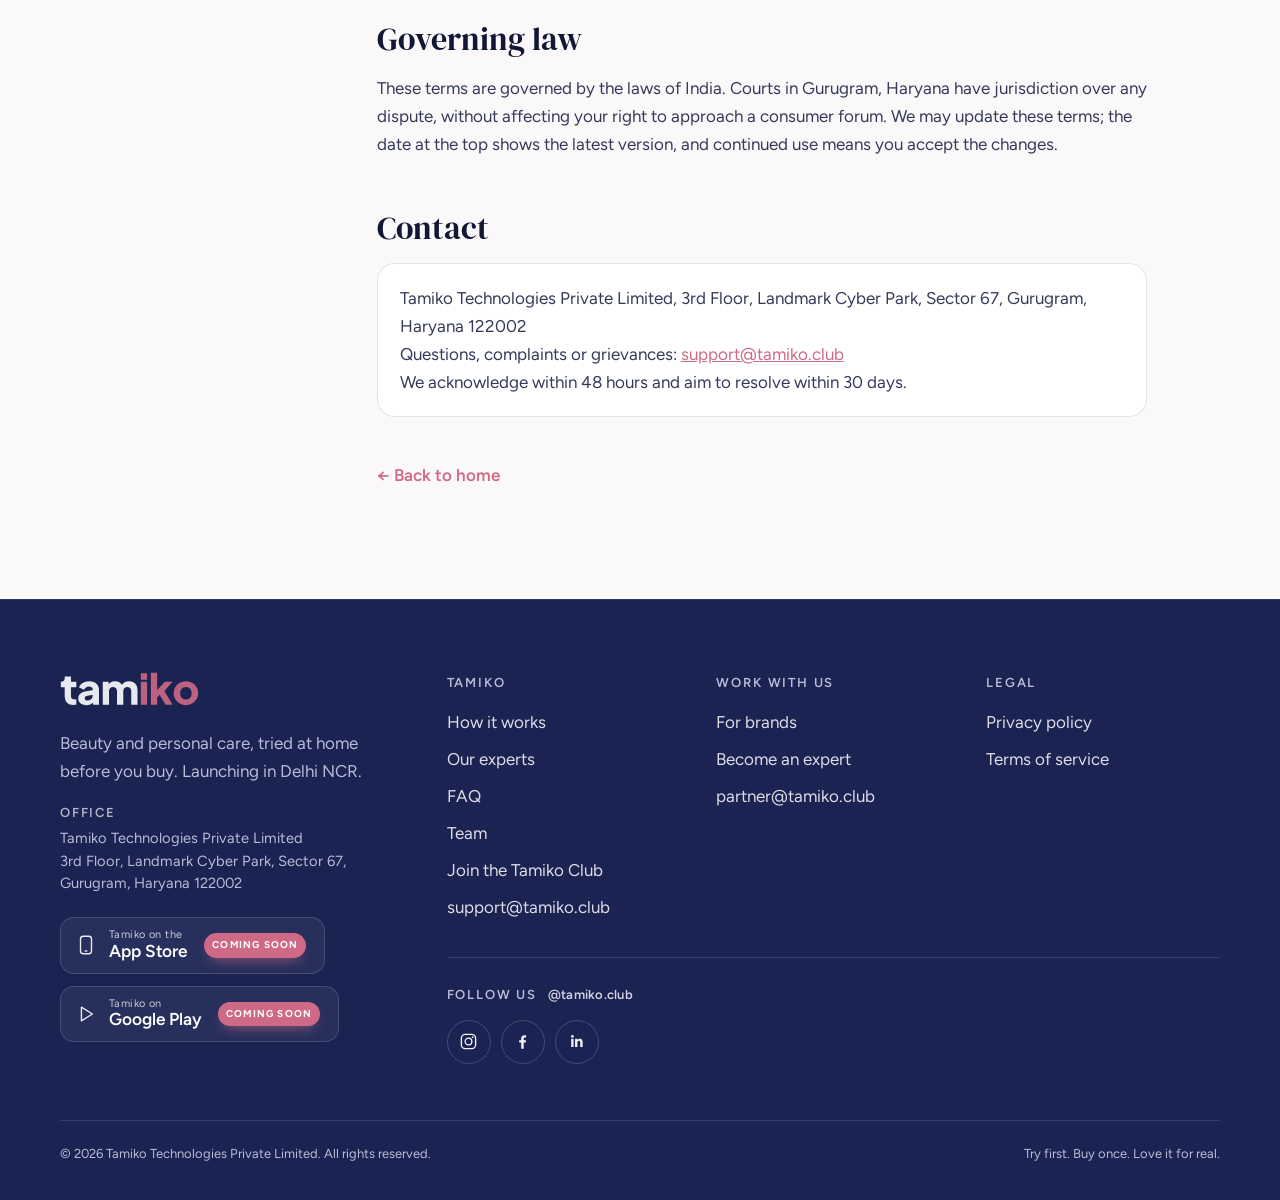
<file: terms.html>
<!doctype html>
<html lang="en">
<head>
<meta charset="utf-8">
<meta name="viewport" content="width=device-width, initial-scale=1, viewport-fit=cover">
<title>Tamiko Terms of Service</title>
<meta name="claude:viewport-fit-sides" content="cover">
<meta name="description" content="The terms that apply when you use Tamiko and tamiko.club.">
<meta name="robots" content="index, follow, max-image-preview:large">
<link rel="canonical" href="https://tamiko.club/terms">
<meta property="og:site_name" content="Tamiko">
<meta property="og:locale" content="en_IN">
<meta property="og:url" content="https://tamiko.club/terms">
<meta property="og:title" content="Tamiko Terms of Service">
<meta property="og:description" content="The terms that apply when you use Tamiko and tamiko.club.">
<meta property="og:image" content="https://tamiko.club/images/og-image.jpg">
<meta property="og:type" content="website">
<meta name="twitter:card" content="summary_large_image">
<meta name="twitter:title" content="Tamiko Terms of Service">
<meta name="twitter:description" content="The terms that apply when you use Tamiko and tamiko.club.">
<meta name="twitter:image" content="https://tamiko.club/images/og-image.jpg">
<link rel="apple-touch-icon" href="logo-mark.svg">

<meta name="theme-color" content="#FBF8FA">
<link rel="icon" href="tamiko-icon.svg?v=3" type="image/svg+xml">
<link rel="apple-touch-icon" href="apple-touch-icon.png">
<link rel="preconnect" href="https://fonts.googleapis.com">
<link rel="preconnect" href="https://fonts.gstatic.com" crossorigin>
<link rel="stylesheet" href="https://fonts.googleapis.com/css2?family=DM+Serif+Display:ital@0;1&family=Figtree:wght@400;500;600;700&display=swap">
<link rel="stylesheet" href="site.css?v=7dc139cb">
<style>
.legal-grid { display: grid; grid-template-columns: 240px 1fr; gap: clamp(32px, 6vw, 80px); padding-block: 8px 110px; align-items: start; }
.toc { position: sticky; top: 100px; display: grid; gap: 4px; font-size: .92rem; }
.toc p { font-size: var(--s--1); font-weight: 700; letter-spacing: .14em; text-transform: uppercase; color: var(--rose); margin: 0 0 10px; }
.toc a { text-decoration: none; color: var(--muted); padding: 5px 0 5px 14px; border-left: 1px solid var(--line); transition: color .25s, border-color .25s; }
.toc a:hover, .toc a.on { color: var(--ink); border-left-color: var(--rose); }
.prose { max-width: 70ch; min-width: 0; }
.prose h2 { font-family: var(--f-display); font-weight: 400; font-size: var(--s-2); line-height: 1.15; margin: 52px 0 12px; scroll-margin-top: 100px; }
.prose h2:first-child { margin-top: 0; }
.prose p, .prose li { color: #353A5A; }
.prose ul { padding-left: 1.2em; display: grid; gap: 8px; }
.prose a { color: var(--rose); }
.note-box { background: #fff; border: 1px solid var(--line); border-radius: 18px; padding: 20px 22px; margin: 16px 0; }
.back { display: inline-flex; margin-top: 28px; color: var(--muted); text-decoration: none; font-weight: 600; }
.back:hover { color: var(--rose); }
@media (max-width: 860px) { .legal-grid { grid-template-columns: 1fr; } .toc { position: static; } }
</style>
</head>
<body>
<header class="site-head">
  <div class="wrap head-row">
    <a class="wordmark" href="/" aria-label="Tamiko home"><img src="logo.svg" alt="Tamiko" width="119" height="29"></a>
    <nav class="nav" id="nav" aria-label="Primary"><a href="/how-it-works">How it works</a><a href="/experts">Our experts</a><a href="/brands">For brands</a><a href="/faq">FAQ</a></nav>
    <a class="btn btn-primary btn-sm" href="/join">Join the Tamiko Club</a>
    <button class="menu-btn" type="button" aria-label="Menu" aria-controls="nav" aria-expanded="false"><span></span></button>
  </div>
</header>
<main>

<section class="page-hero"><div class="wrap"><p class="eyebrow">Legal</p><h1 class="h-display">Terms of <em>service</em></h1><p class="lede">Last updated 20 October 2026</p></div></section>
<section><div class="wrap legal-grid">
      <nav class="toc" aria-label="On this page">
        <p>On this page</p>
        <a href="#about">About these terms</a>
        <a href="#service">The service</a>
        <a href="#eligibility">Eligibility</a>
        <a href="#booking">Booking &amp; visits</a>
        <a href="#kits">Samples &amp; Buy Direct</a>
        <a href="#pricing">Prices &amp; payment</a>
        <a href="#returns">Returns &amp; replacements</a>
        <a href="#safety">Product safety</a>
        <a href="#conduct">Conduct</a>
        <a href="#liability">Liability</a>
        <a href="#law">Governing law</a>
        <a href="#contact">Contact</a>
      </nav>

      <article class="prose">
        <h2 id="about">About these terms</h2>
        <p>These terms are an agreement between you and Tamiko Technologies Private Limited ("Tamiko", "we", "us"). They apply when you visit tamiko.club, use the Tamiko app, join the Tamiko Club, or book a home trial, order a sample or buy directly. By using Tamiko you agree to them. If you don't agree, please don't use the service. Our <a href="/privacy">privacy policy</a> explains how we handle your data.</p>

        <h2 id="service">The service</h2>
        <p>Tamiko lets you try beauty products at home before you buy them, in two ways:</p>
        <ul>
          <li><strong>Try with Expert:</strong> at a slot you book, a Tamiko BPC expert brings the sealed full‑size products you chose, along with a tester of each, to your address. You try the testers and buy only what you want to keep.</li>
          <li><strong>Try with Sample:</strong> a sample of a full-size product delivered to you, typically within 60 minutes in Gurugram, which you can try before ordering the full size.</li>
          <li><strong>Buy Direct:</strong> sealed full-size products ordered and delivered to you, typically within 60 minutes in Gurugram.</li>
        </ul>
        <p>Each product shows which way it can be tried. We're launching in stages, starting in Gurugram, so categories, brands and areas will change over time. Joining the waitlist doesn't guarantee a slot or a launch date in your area.</p>

        <h2 id="eligibility">Eligibility</h2>
        <p>You must be at least 18 years old and able to enter a binding contract to book a visit or buy products. You're responsible for the accuracy of the details you give us.</p>

        <h2 id="booking">Booking &amp; visits</h2>
        <ul>
          <li>You book a home trial by choosing an available slot for your area.</li>
          <li>Please be available at the address and time you chose. An adult must be present for the visit.</li>
          <li>You can reschedule or cancel free of charge before the expert sets out. Repeated no‑shows may limit future bookings.</li>
          <li>Experts carry a limited set of products and testers. If something you chose is unavailable, we'll tell you before the visit where possible.</li>
          <li>Testers and all products you don't buy remain Tamiko's property and leave with the expert.</li>
          <li>We may decline or end a visit if the expert's safety or comfort is at risk.</li>
        </ul>

        <h2 id="kits">Samples &amp; Buy Direct</h2>
        <ul>
          <li>Delivery times such as 60 minutes are our target in serviceable areas of Gurugram and can vary with demand, traffic and weather.</li>
          <li>Any charges for a sample or a Buy Direct order are shown before you confirm it.</li>
          <li>Samples are for personal trial only and are not for resale.</li>
          <li>Rewards or points linked to samples or orders have no cash value and may change or end with notice.</li>
        </ul>

        <h2 id="pricing">Prices &amp; payment</h2>
        <ul>
          <li>Prices are in Indian Rupees and include applicable taxes unless stated otherwise.</li>
          <li>With Try with Expert, you pay at the end of the visit for the products you decide to keep. For samples and Buy Direct, you pay when you order.</li>
          <li>You'll receive a tax invoice for every purchase.</li>
          <li>If a price shown is clearly wrong because of an error, we'll tell you before you pay and you can choose not to buy.</li>
        </ul>

        <h2 id="returns">Returns &amp; replacements</h2>
        <p>Because you try products before paying, products you buy are final sale once the seal is opened. If a sealed product you bought is damaged, defective, expired or different from what you paid for, tell us within 48 hours of the visit or delivery at <a href="mailto:support@tamiko.club">support@tamiko.club</a>, and we'll replace it or refund you. Refunds go back to the original payment method, usually within 7 working days of approval.</p>

        <h2 id="safety">Product safety</h2>
        <p>Products are sourced from brands and their authorised sellers. Ingredient lists are available for every product, and you should check them before trying. Tell your expert about any allergy or sensitivity before you try anything. Our experts give product and application guidance, not medical or dermatological advice. If you have a skin condition, consult a qualified professional first. Stop using any product that causes irritation.</p>

        <h2 id="conduct">Conduct</h2>
        <p>Our experts are guests in your home and deserve respect. Harassment, abuse or unsafe behaviour toward an expert will end the visit immediately and may lead to your account being closed. Please don't misuse the service, attempt to keep testers or unpurchased products, or interfere with tamiko.club.</p>

        <h2 id="liability">Liability</h2>
        <p>We take care to run Tamiko well, but the site and service are provided as they are. To the extent the law allows, Tamiko isn't liable for indirect or consequential losses, and our total liability for any claim relating to a purchase is limited to the amount you paid for that purchase. Nothing in these terms limits rights you have under the Consumer Protection Act, 2019 or any liability that can't be limited by law.</p>
        <p>All content on tamiko.club, including the Tamiko name and design, belongs to Tamiko Technologies Private Limited or its licensors. Brand names and products belong to their respective owners.</p>

        <h2 id="law">Governing law</h2>
        <p>These terms are governed by the laws of India. Courts in Gurugram, Haryana have jurisdiction over any dispute, without affecting your right to approach a consumer forum. We may update these terms; the date at the top shows the latest version, and continued use means you accept the changes.</p>

        <h2 id="contact">Contact</h2>
        <div class="note-box">
          <p style="margin:0">Tamiko Technologies Private Limited, 3rd Floor, Landmark Cyber Park, Sector 67, Gurugram, Haryana 122002<br>Questions, complaints or grievances: <a href="mailto:support@tamiko.club">support@tamiko.club</a><br>We acknowledge within 48 hours and aim to resolve within 30 days.</p>
        </div>
        <a class="back" href="/">← Back to home</a>
      </article></div></section>

</main>
<footer class="site-foot">
  <div class="wrap">
    <div class="foot-grid">
      <div>
        <a class="wordmark" href="/" aria-label="Tamiko home"><img src="logo-white.svg" alt="Tamiko" width="140" height="34"></a>
        <p class="foot-tag">Beauty and personal care, tried at home before you buy. Launching in Delhi NCR.</p>
        <address class="foot-addr"><span>Office</span>Tamiko Technologies Private Limited<br>3rd Floor, Landmark Cyber Park, Sector 67, Gurugram, Haryana 122002</address>
        <div class="stores stores-foot"><span class="store" aria-label="Tamiko on the App Store, coming soon"><svg viewBox="0 0 24 24" width="22" height="22" fill="none" stroke="currentColor" stroke-width="1.5" aria-hidden="true"><rect x="6" y="2.5" width="12" height="19" rx="3"/><path d="M10.5 18.5h3"/></svg><span class="store-txt"><small>Tamiko on the</small><b>App Store</b></span><em class="soon">Coming soon</em></span><span class="store" aria-label="Tamiko on Google Play, coming soon"><svg viewBox="0 0 24 24" width="22" height="22" fill="none" stroke="currentColor" stroke-width="1.5" aria-hidden="true"><path d="M7 4.5v15l12-7.5z" stroke-linejoin="round"/></svg><span class="store-txt"><small>Tamiko on</small><b>Google Play</b></span><em class="soon">Coming soon</em></span></div>
      </div>
      <div><h4>Tamiko</h4><ul><li><a href="/how-it-works">How it works</a></li><li><a href="/experts">Our experts</a></li><li><a href="/faq">FAQ</a></li><li><a href="/team">Team</a></li><li><a href="/join">Join the Tamiko Club</a></li><li><a href="mailto:support@tamiko.club">support@<wbr>tamiko.club</a></li></ul></div>
      <div><h4>Work with us</h4><ul><li><a href="/brands">For brands</a></li><li><a href="/experts#apply">Become an expert</a></li><li><a href="mailto:partner@tamiko.club">partner@<wbr>tamiko.club</a></li></ul></div>
      <div><h4>Legal</h4><ul><li><a href="/privacy">Privacy policy</a></li><li><a href="/terms">Terms of service</a></li></ul></div>
      <div class="follow"><h4>Follow us <em>@tamiko.club</em></h4><div class="socs"><a class="soc" href="https://www.instagram.com/tamiko.club" target="_blank" rel="noopener" aria-label="Tamiko on Instagram"><svg viewBox="0 0 24 24" width="19" height="19" fill="none" stroke="currentColor" stroke-width="1.7" aria-hidden="true"><rect x="3" y="3" width="18" height="18" rx="5"/><circle cx="12" cy="12" r="4.2"/><circle cx="17.4" cy="6.6" r="1.1" fill="currentColor" stroke="none"/></svg></a><a class="soc" href="https://www.facebook.com/tamiko.club" target="_blank" rel="noopener" aria-label="Tamiko on Facebook"><svg viewBox="0 0 24 24" width="19" height="19" fill="currentColor" aria-hidden="true"><path d="M13.5 21v-7.6h2.6l.4-3h-3V8.5c0-.9.3-1.5 1.5-1.5h1.6V4.3c-.3 0-1.2-.1-2.3-.1-2.3 0-3.9 1.4-3.9 4v2.2H7.8v3h2.6V21z"/></svg></a><a class="soc" href="https://www.linkedin.com/company/tamikoclub" target="_blank" rel="noopener" aria-label="Tamiko on LinkedIn"><svg viewBox="0 0 24 24" width="19" height="19" fill="currentColor" aria-hidden="true"><path d="M5.3 8.6h3v10.2h-3zM6.8 3.9a1.75 1.75 0 1 1 0 3.5 1.75 1.75 0 0 1 0-3.5zM10.2 8.6h2.9V10h.04c.4-.76 1.4-1.6 2.9-1.6 3.1 0 3.7 2 3.7 4.7v5.7h-3v-5c0-1.2 0-2.7-1.7-2.7s-1.9 1.3-1.9 2.6v5.1h-3z"/></svg></a></div></div>
    </div>
    <div class="foot-base"><span>© 2026 Tamiko Technologies Private Limited. All rights reserved.</span><span>Try first. Buy once. Love it for real.</span></div>
  </div>
</footer>
<script src="site.js?v=7dc139cb"></script>
<script>
(() => { const L=[...document.querySelectorAll('.toc a')], S=L.map(a=>document.querySelector(a.getAttribute('href')));
  const on=()=>{let i=0;S.forEach((s,k)=>{if(s&&s.getBoundingClientRect().top<140)i=k});L.forEach((a,k)=>a.classList.toggle('on',k===i))};
  addEventListener('scroll',on,{passive:true});on(); })();
</script>
</body>
</html>
</file>
<file: site.css>
/* Tamiko — shared design system
   Layout concept: an airy, painted-sky boutique. Pale blush paper, navy ink, rose as the one accent;
   illustrations sit in soft rounded frames like windows onto a hand-painted world. */
:root {
  --paper: #FBF8FA;        /* page ground: cool blush-white */
  --paper-2: #F3ECF1;      /* alternate band */
  --sky: #E3EAF6;          /* painted-sky tint for art frames */
  --ink: #111735;          /* navy text */
  --navy: #1A2352;         /* navy surfaces */
  --navy-2: #26306B;
  --rose: #CF6A86;         /* accent, legible on paper */
  --rose-soft: #F5D7E0;
  --muted: #5B6080;        /* secondary text */
  --line: rgba(17, 23, 53, 0.11);
  --on-navy: #F4F1F7;
  --on-navy-muted: #B8BCD8;

  --f-display: "DM Serif Display", "Georgia", "Times New Roman", serif;
  --f-body: "Figtree", "Helvetica Neue", Arial, sans-serif;

  --s--1: 0.8125rem;
  --s-0: 1.0625rem;
  --s-1: 1.25rem;
  --s-2: clamp(1.5rem, 1.25rem + 1vw, 2rem);
  --s-3: clamp(2.1rem, 1.5rem + 2.4vw, 3.4rem);
  --s-4: clamp(2.7rem, 1.6rem + 4.4vw, 5.2rem);

  --ease: cubic-bezier(.2, .7, .1, 1);
  --r: 24px;
  color-scheme: light;
}

* { box-sizing: border-box; }
html { scroll-behavior: smooth; }
body {
  margin: 0; background: var(--paper); color: var(--ink);
  font-family: var(--f-body); font-size: var(--s-0); line-height: 1.65;
  -webkit-font-smoothing: antialiased; overflow-x: hidden;
}
body::before { content: ""; position: fixed; inset: 0 0 auto; height: env(safe-area-inset-top, 0px); z-index: 60; background: var(--paper); }
img { max-width: 100%; display: block; }
a { color: inherit; }
::selection { background: var(--rose-soft); color: var(--ink); }
:focus-visible { outline: 2px solid var(--rose); outline-offset: 3px; border-radius: 6px; }

.wrap {
  width: 100%; max-width: 1200px; margin-inline: auto;
  padding-left: max(20px, env(safe-area-inset-left, 0px));
  padding-right: max(20px, env(safe-area-inset-right, 0px));
}
.pad { padding-block: clamp(72px, 10vw, 136px); }
.pad-sm { padding-block: clamp(48px, 6vw, 80px); }
.band { background: var(--paper-2); }
.navy-band { background: var(--navy); color: var(--on-navy); }

/* ---------- Header ---------- */
.site-head {
  position: sticky; top: env(safe-area-inset-top, 0px); z-index: 50;
  background: rgba(251, 248, 250, 0.82); backdrop-filter: blur(14px) saturate(150%); -webkit-backdrop-filter: blur(14px) saturate(150%);
  border-bottom: 1px solid transparent; transition: border-color .3s;
}
.site-head.scrolled { border-bottom-color: var(--line); }
.head-row { display: flex; align-items: center; gap: 28px; padding-block: 16px; }
.wordmark { display: inline-flex; align-items: center; text-decoration: none; line-height: 0; }
.wordmark img { height: 29px; width: auto; }
.site-foot .wordmark img { height: 34px; }
.nav { display: flex; gap: 6px; margin-left: auto; }
.nav a { text-decoration: none; font-size: .95rem; font-weight: 500; color: var(--muted); padding: 8px 14px; border-radius: 999px; transition: color .25s, background .25s; }
.nav a:hover { color: var(--ink); background: var(--paper-2); }
.nav a[aria-current="page"] { color: var(--ink); background: var(--rose-soft); }
.menu-btn { display: none; margin-left: auto; width: 44px; height: 44px; border-radius: 50%; border: 1px solid var(--line); background: transparent; cursor: pointer; position: relative; }
.menu-btn span, .menu-btn span::before, .menu-btn span::after { content: ""; position: absolute; left: 50%; width: 18px; height: 1.5px; background: var(--ink); transform: translateX(-50%); transition: transform .35s var(--ease), opacity .2s; }
.menu-btn span { top: 50%; }
.menu-btn span::before { top: -6px; } .menu-btn span::after { top: 6px; }
.menu-open .menu-btn span { background: transparent; }
.menu-open .menu-btn span::before { transform: translateX(-50%) translateY(6px) rotate(45deg); }
.menu-open .menu-btn span::after { transform: translateX(-50%) translateY(-6px) rotate(-45deg); }

/* ---------- Buttons ---------- */
.btn {
  display: inline-flex; align-items: center; justify-content: center; gap: 10px;
  font: 600 .95rem/1 var(--f-body); padding: 15px 24px; border-radius: 999px; border: 1px solid transparent;
  text-decoration: none; cursor: pointer; white-space: nowrap;
  transition: transform .3s var(--ease), background .25s, color .25s, box-shadow .3s, border-color .25s;
}
.btn:hover { transform: translateY(-2px); }
.btn svg { transition: transform .3s var(--ease); }
.btn:hover svg { transform: translateX(3px); }
.btn-primary { background: var(--navy); color: var(--on-navy); box-shadow: 0 10px 24px -12px rgba(26, 35, 82, .55); }
.btn-primary:hover { background: var(--navy-2); }
.btn-rose { background: var(--rose); color: #fff; box-shadow: 0 10px 24px -12px rgba(207, 106, 134, .7); }
.btn-rose:hover { background: #BF5776; }
.btn-line { border-color: var(--line); color: var(--ink); background: transparent; }
.btn-line:hover { border-color: var(--ink); }
.btn-sm { padding: 11px 18px; font-size: .9rem; }

/* ---------- Type ---------- */
.eyebrow { margin: 0; font-size: var(--s--1); font-weight: 600; letter-spacing: .16em; text-transform: uppercase; color: var(--rose); }
.h-display { font-family: var(--f-display); font-weight: 400; line-height: 1.05; letter-spacing: -0.01em; text-wrap: balance; margin: 0; }
.h-display em { font-style: italic; color: var(--rose); }
.lede { font-size: var(--s-1); color: var(--muted); max-width: 56ch; margin: 0; }
.navy-band .lede { color: var(--on-navy-muted); }
.navy-band .eyebrow { color: var(--rose-soft); }
.navy-band .h-display em { color: var(--rose-soft); }
.sec-head { display: grid; gap: 18px; max-width: 760px; margin-bottom: clamp(36px, 5vw, 64px); }
.sec-head h2 { font-size: var(--s-3); }
.center { text-align: center; margin-inline: auto; justify-items: center; }

/* ---------- Art frames (illustration slots) ---------- */
.art {
  position: relative; margin: 0; border-radius: var(--r); overflow: hidden; aspect-ratio: var(--ar, 4 / 3); max-width: 100%;
  background:
    radial-gradient(40% 30% at 25% 30%, rgba(255,255,255,.85), transparent 70%),
    radial-gradient(35% 25% at 70% 22%, rgba(255,255,255,.7), transparent 70%),
    radial-gradient(60% 50% at 80% 100%, rgba(207,106,134,.25), transparent 70%),
    linear-gradient(180deg, #CFDCF2 0%, var(--sky) 45%, #F7E6EC 100%);
  isolation: isolate;
}
/* tall (portrait) images: keep the whole image, cap the height to the screen */
.art.tall { width: min(100%, calc(78vh * var(--r, 0.8))); margin-inline: auto 0; }
@media (max-width: 640px) {
  .art.tall { width: 100%; aspect-ratio: 4 / 5; }
  .art.tall img { object-fit: cover; object-position: 50% 30%; }
}
.art img { position: absolute; inset: 0; width: 100%; height: 100%; object-fit: contain; z-index: 1; opacity: 0; transition: opacity 1s var(--ease); }
.art img.ok { opacity: 1; }
.art .ph {
  position: absolute; left: 14px; bottom: 14px; z-index: 0; font-size: .75rem; letter-spacing: .04em; color: var(--muted);
  background: rgba(255,255,255,.7); padding: 6px 10px; border-radius: 999px; backdrop-filter: blur(6px);
}
.art .ph::before { content: "✦ "; color: var(--rose); }
.art.hills::after {
  content: ""; position: absolute; inset: auto 0 0; height: 38%; z-index: -1;
  background:
    radial-gradient(60% 100% at 20% 100%, #B9CFB0 60%, transparent 61%),
    radial-gradient(70% 90% at 85% 100%, #A6C29F 60%, transparent 61%);
  opacity: .9;
}

/* ---------- Cards / grids ---------- */
.grid-2 { display: grid; grid-template-columns: 1fr 1fr; gap: clamp(28px, 5vw, 72px); align-items: center; }
.grid-3 { display: grid; grid-template-columns: repeat(3, 1fr); gap: 20px; }
.card { background: #fff; border: 1px solid var(--line); border-radius: var(--r); padding: clamp(22px, 3vw, 32px); display: grid; gap: 12px; align-content: start; min-width: 0; }
.card h3 { margin: 0; font-family: var(--f-display); font-weight: 400; font-size: 1.6rem; line-height: 1.15; }
.card p { margin: 0; color: var(--muted); }
.ticks { list-style: none; margin: 0; padding: 0; display: grid; gap: 12px; }
.ticks li { display: grid; grid-template-columns: 22px 1fr; gap: 12px; }
.ticks li::before { content: ""; width: 20px; height: 20px; margin-top: 4px; border-radius: 50%; background: var(--rose-soft) url("data:image/svg+xml,%3Csvg xmlns='http://www.w3.org/2000/svg' viewBox='0 0 20 20'%3E%3Cpath d='M6 10.5l2.5 2.5L14 7.5' fill='none' stroke='%23CF6A86' stroke-width='1.8'/%3E%3C/svg%3E") center/100% no-repeat; }
.pill { display: inline-flex; align-items: center; gap: 8px; font-size: var(--s--1); font-weight: 600; padding: 7px 14px; border-radius: 999px; background: #fff; border: 1px solid var(--line); width: max-content; max-width: 100%; }
.pill i { width: 7px; height: 7px; border-radius: 50%; background: var(--rose); animation: ping 2.2s infinite; }
@keyframes ping { 0% { box-shadow: 0 0 0 0 rgba(207,106,134,.5); } 80%,100% { box-shadow: 0 0 0 10px rgba(207,106,134,0); } }

/* ---------- Page hero (inner pages) ---------- */
.page-hero { padding-block: clamp(56px, 8vw, 104px) clamp(40px, 6vw, 72px); }
.page-hero h1 { font-size: var(--s-4); margin-top: 18px; }
.page-hero .lede { margin-top: 22px; }

/* ---------- CTA band ---------- */
.cta-band { border-radius: 32px; overflow: hidden; display: grid; grid-template-columns: 1.1fr .9fr; background: var(--navy); color: var(--on-navy); }
.cta-band .copy { padding: clamp(32px, 5vw, 64px); display: grid; gap: 20px; align-content: center; }
.cta-band h2 { font-size: var(--s-3); }
.cta-band .art { border-radius: 0; align-self: center; }
.cta-band.solo { grid-template-columns: 1fr; }
.cta-band.solo .copy { max-width: 760px; margin-inline: auto; text-align: center; justify-items: center; }
.cta-band.solo .stores { justify-content: center; }

/* ---------- FAQ ---------- */
.faq details { border-bottom: 1px solid var(--line); }
.faq details:first-of-type { border-top: 1px solid var(--line); }
.faq summary { list-style: none; cursor: pointer; padding: 22px 0; display: flex; gap: 20px; justify-content: space-between; align-items: center; font-weight: 600; font-size: 1.12rem; }
.faq summary::-webkit-details-marker { display: none; }
.faq summary:hover { color: var(--rose); }
.faq .pm { flex: none; width: 32px; height: 32px; border-radius: 50%; border: 1px solid var(--line); position: relative; transition: background .3s, border-color .3s; }
.faq .pm::before, .faq .pm::after { content: ""; position: absolute; left: 50%; top: 50%; width: 12px; height: 1.5px; background: currentColor; transform: translate(-50%, -50%); }
.faq .pm::after { transform: translate(-50%, -50%) rotate(90deg); transition: transform .4s var(--ease); }
.faq details[open] .pm { background: var(--navy); border-color: var(--navy); color: #fff; }
.faq details[open] .pm::after { transform: translate(-50%, -50%) rotate(0); }
.faq .ans { overflow: hidden; }
.faq .ans p { margin: 0 0 22px; color: var(--muted); max-width: 68ch; }
.faq .ans a { color: var(--rose); }

/* ---------- Forms ---------- */
form.form { background: #fff; border: 1px solid var(--line); border-radius: 28px; padding: clamp(24px, 4vw, 40px); display: grid; gap: 20px; min-width: 0; box-shadow: 0 40px 80px -50px rgba(17,23,53,.35); }
.field { display: grid; gap: 8px; min-width: 0; }
.field label, .field legend { font-size: var(--s--1); font-weight: 600; color: var(--ink); padding: 0; }
.field input, .field select, .field textarea {
  width: 100%; font: 400 1rem var(--f-body); color: var(--ink); background: var(--paper);
  border: 1px solid var(--line); border-radius: 14px; padding: 13px 14px; transition: border-color .25s, box-shadow .25s;
}
.field textarea { min-height: 110px; resize: vertical; }
.field input:focus, .field select:focus, .field textarea:focus { outline: none; border-color: var(--rose); box-shadow: 0 0 0 4px rgba(207,106,134,.15); }
fieldset.field { border: 0; margin: 0; padding: 0; }
.row2 { display: grid; grid-template-columns: 1fr 1fr; gap: 16px; }
.chips { display: flex; flex-wrap: wrap; gap: 8px; }
.chip { position: relative; }
.chip input { position: absolute; left: 0; top: 0; width: 1px; height: 1px; opacity: 0; pointer-events: none; }
.chip span { display: inline-block; padding: 9px 15px; border-radius: 999px; border: 1px solid var(--line); background: var(--paper); cursor: pointer; font-size: .92rem; transition: all .25s var(--ease); }
.chip input:checked + span { background: var(--navy); border-color: var(--navy); color: #fff; }
.chip input:focus-visible + span { outline: 2px solid var(--rose); outline-offset: 2px; }
.fine { font-size: var(--s--1); color: var(--muted); margin: 0; }
.fine a { color: var(--rose); }
.form-msg { margin: 0; padding: 14px 16px; border-radius: 14px; background: var(--rose-soft); }
.form-msg.err { background: #FDE3E3; }

/* ---------- Footer ---------- */
.site-foot { background: var(--navy); color: var(--on-navy); padding-block: 72px 36px; margin-top: 0; border-top: 1px solid rgba(255,255,255,.1); }
.foot-grid { display: grid; grid-template-columns: 1.5fr 1fr 1fr 1fr; gap: 36px; }
.foot-grid h4 { margin: 0 0 14px; font-size: var(--s--1); letter-spacing: .14em; text-transform: uppercase; color: var(--on-navy-muted); font-weight: 600; }
.foot-grid ul { list-style: none; padding: 0; margin: 0; display: grid; gap: 9px; }
.foot-grid a { overflow-wrap: break-word; text-decoration: none; opacity: .9; transition: color .25s; }
.foot-grid a:hover { color: var(--rose-soft); }
.foot-tag { color: var(--on-navy-muted); margin: 14px 0 0; max-width: 32ch; }
.foot-addr { font-style: normal; color: var(--on-navy-muted); margin: 18px 0 0; max-width: 34ch; font-size: .92rem; line-height: 1.55; }
.foot-addr span { display: block; font-size: var(--s--1); letter-spacing: .14em; text-transform: uppercase; color: var(--on-navy); opacity: .7; margin-bottom: 4px; font-weight: 600; }
.foot-base { margin-top: 56px; padding-top: 22px; border-top: 1px solid rgba(255,255,255,.12); display: flex; flex-wrap: wrap; justify-content: space-between; gap: 10px 24px; color: var(--on-navy-muted); font-size: var(--s--1); }

/* ---------- App store buttons (coming soon) ---------- */
.stores { display: flex; flex-wrap: wrap; gap: 12px; }
.store { position: relative; display: inline-flex; align-items: center; gap: 12px; padding: 11px 18px 11px 14px; border-radius: 14px;
  background: var(--ink); color: #fff; border: 1px solid rgba(255,255,255,.14); cursor: default; user-select: none; }
.store svg { flex: none; opacity: .9; }
.store-txt { display: grid; line-height: 1.15; }
.store-txt small { font-size: .68rem; letter-spacing: .04em; opacity: .75; }
.store-txt b { font-size: 1.08rem; font-weight: 600; letter-spacing: -.005em; }
.soon { position: static; margin-left: 4px; align-self: center; white-space: nowrap; font-style: normal; font-size: .62rem; font-weight: 700; letter-spacing: .12em; text-transform: uppercase;
  background: var(--rose); color: #fff; padding: 4px 8px; border-radius: 999px; box-shadow: 0 6px 14px -6px rgba(207,106,134,.8); }
.stores-foot { margin-top: 22px; }
.foot-grid > :first-child { grid-row: span 2; }
.follow { grid-column: 2 / -1; align-self: start; padding-top: 26px; border-top: 1px solid rgba(255,255,255,.12); }
.follow h4 em { font-style: normal; text-transform: none; letter-spacing: .02em; color: var(--on-navy); opacity: .85; margin-left: 6px; }
.socs { display: flex; flex-wrap: wrap; gap: 10px; }
.socs a.soc { display: inline-flex; align-items: center; justify-content: center; width: 44px; height: 44px; padding: 0; border-radius: 50%; border: 1px solid rgba(255,255,255,.18); color: var(--on-navy); font-size: .95rem; font-weight: 500; opacity: 1; text-decoration: none; transition: background .25s var(--ease), border-color .25s var(--ease), color .25s var(--ease); }
.socs a.soc svg { flex: none; }
.socs a.soc:hover, .socs a.soc:focus-visible { background: var(--rose); border-color: var(--rose); color: #fff; }
@media (max-width: 960px) { .follow { grid-column: 1 / -1; } .foot-grid > :first-child { grid-row: auto; } }
.stores-foot .store { background: rgba(255,255,255,.06); }
.navy-band .store { background: rgba(255,255,255,.07); }

.cta-band .lede { color: var(--on-navy-muted); }

/* ---------- Motion ---------- */
.rv.pre { opacity: 0; transform: translateY(28px); }
.rv.go { transition: opacity .9s var(--ease), transform .9s var(--ease); }

@media (max-width: 960px) {
  .grid-2, .cta-band { grid-template-columns: 1fr; }
  .grid-3 { grid-template-columns: 1fr 1fr; }
  .foot-grid { grid-template-columns: minmax(0, 1fr) minmax(0, 1fr); }
  .foot-grid > :first-child { grid-column: 1 / -1; }
  .nav { display: none; position: absolute; top: 100%; left: 0; right: 0; flex-direction: column; gap: 2px; padding: 12px max(20px, env(safe-area-inset-left, 0px)) 20px; background: var(--paper); border-bottom: 1px solid var(--line); }
  .menu-open .nav { display: flex; }
  .nav a { padding: 12px 14px; font-size: 1.05rem; }
  .menu-btn { display: block; }
  .head-row > .btn { order: 3; }
}
@media (max-width: 640px) {
  .grid-3, .row2 { grid-template-columns: 1fr; }
  .head-row > .btn { display: none; }
}
@media (prefers-reduced-motion: reduce) {
  *, *::before, *::after { animation-duration: .001ms !important; animation-iteration-count: 1 !important; transition-duration: .001ms !important; scroll-behavior: auto !important; }
  .rv.pre { opacity: 1; transform: none; }
}

/* compact page heroes with an image */
.page-hero .grid-2 .art { max-width: 440px; margin-left: auto; }
@media (max-width: 960px) { .page-hero .grid-2 .art { max-width: 100%; margin-left: 0; } }
</file>
